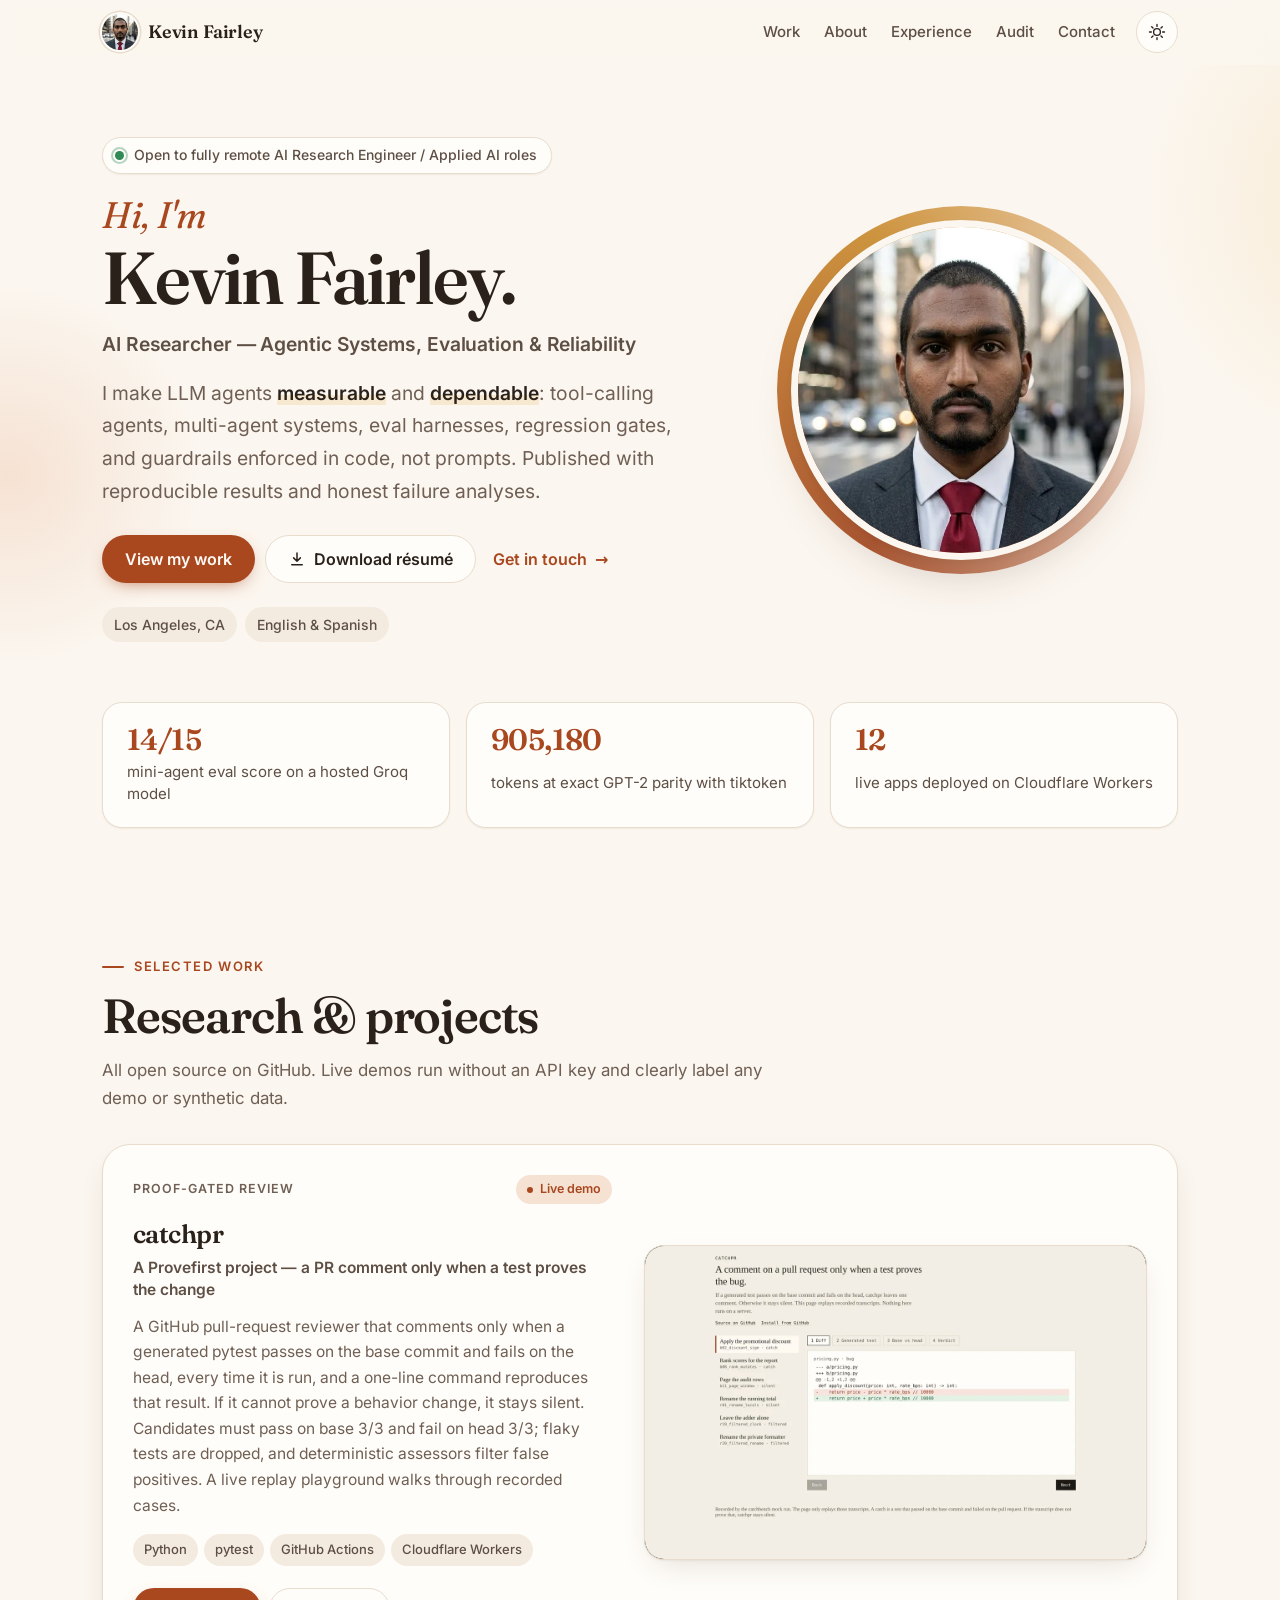
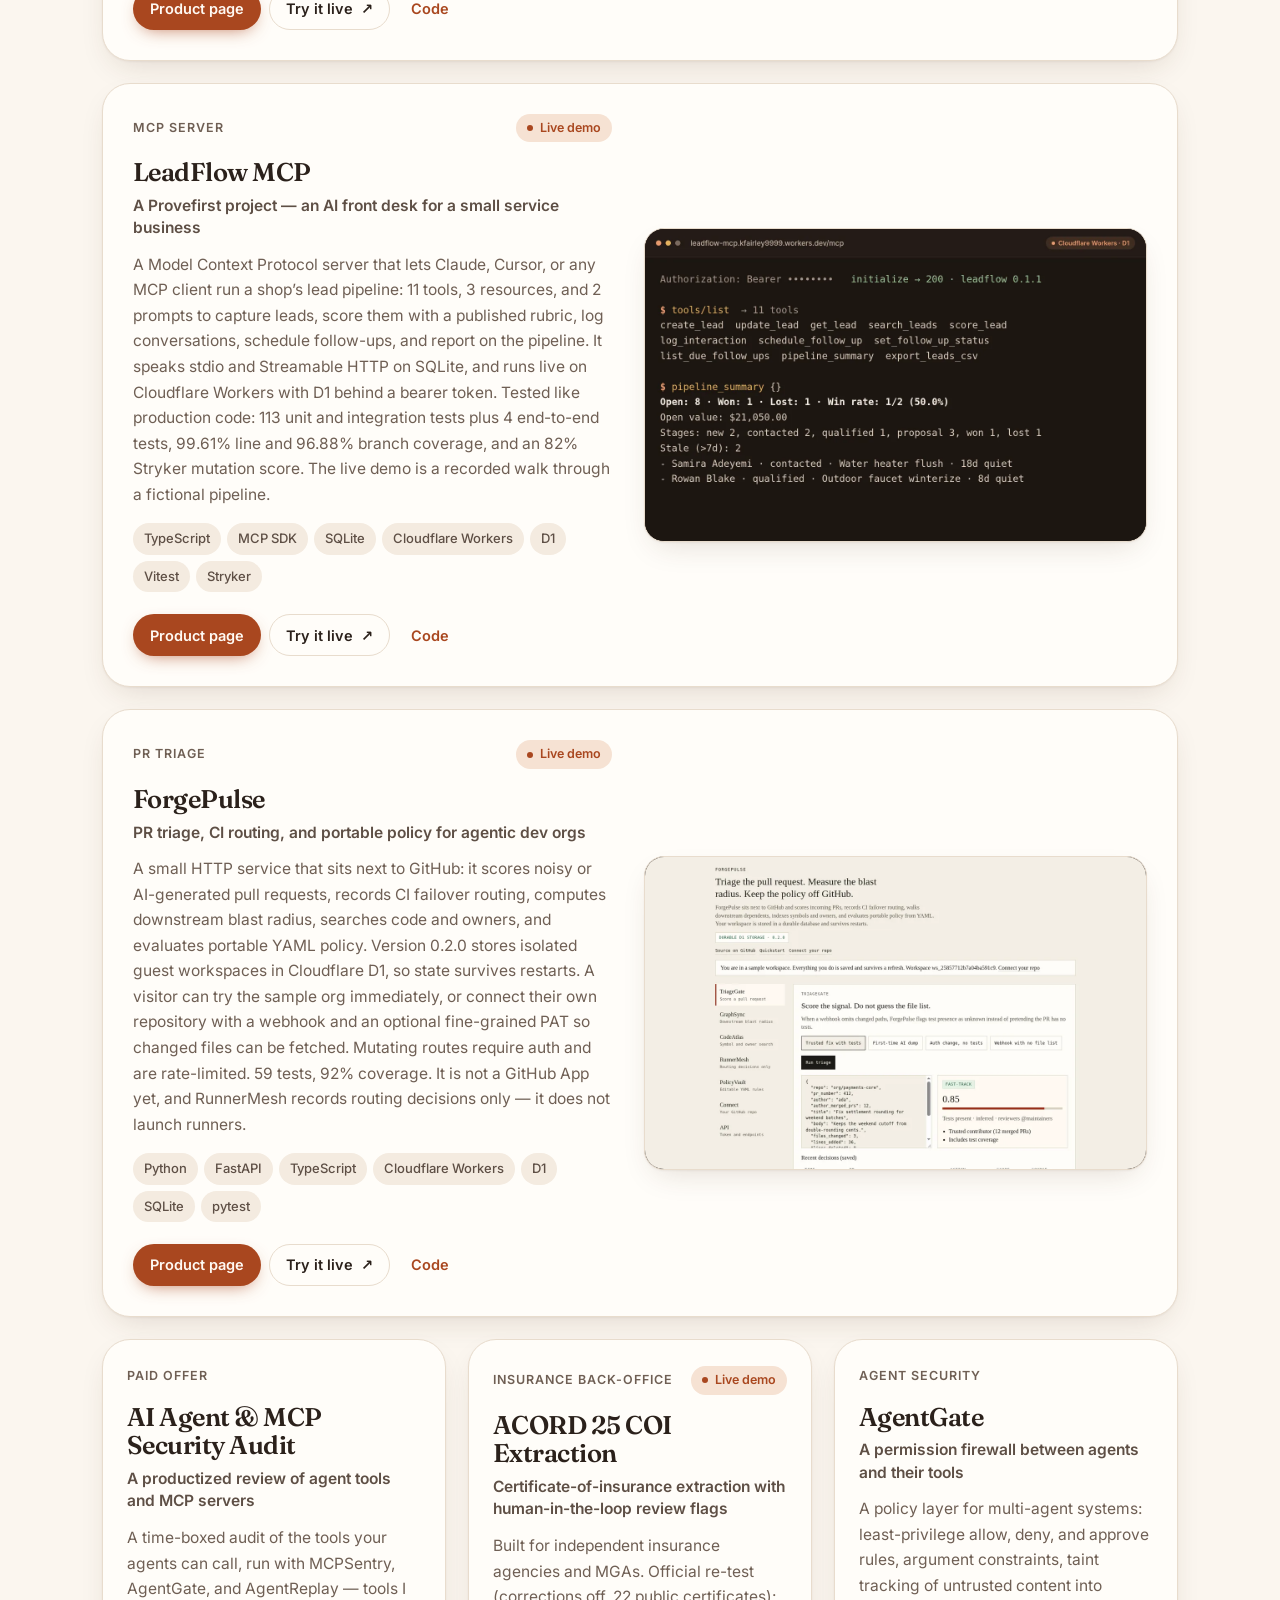
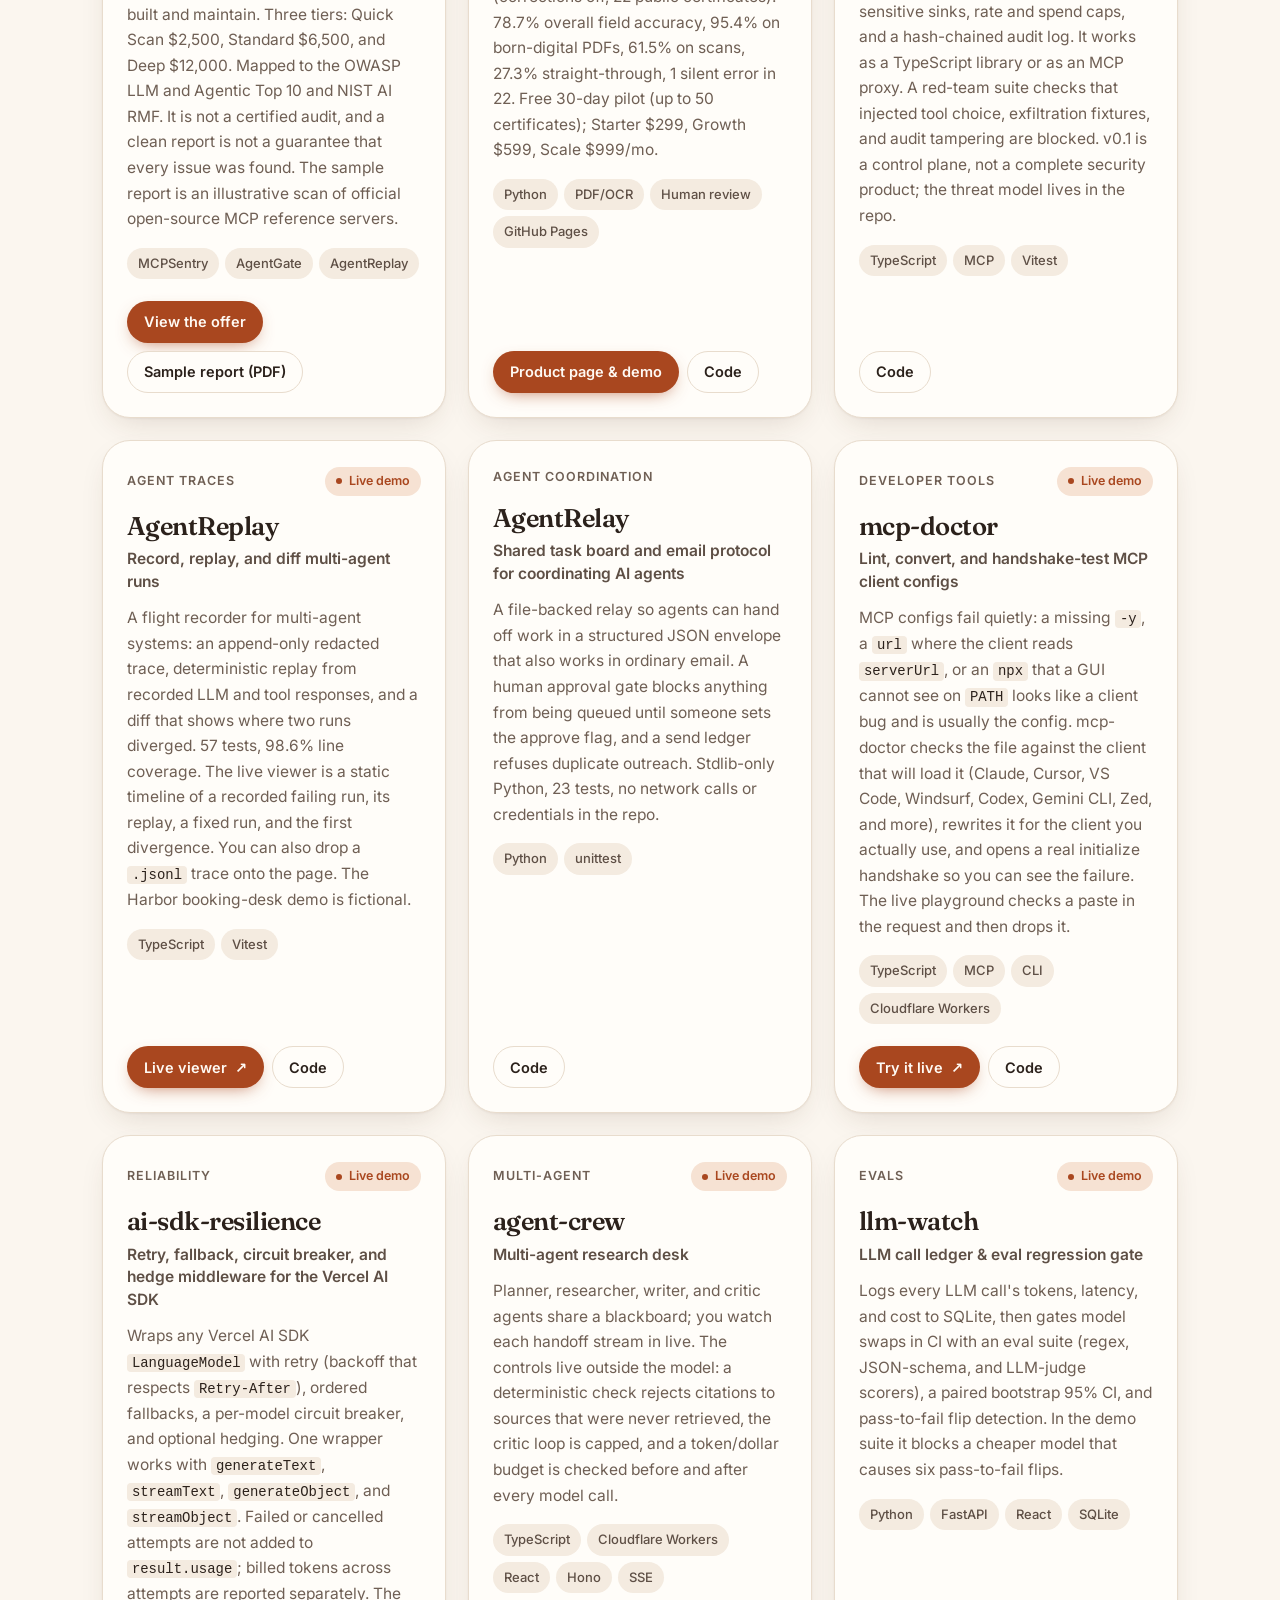
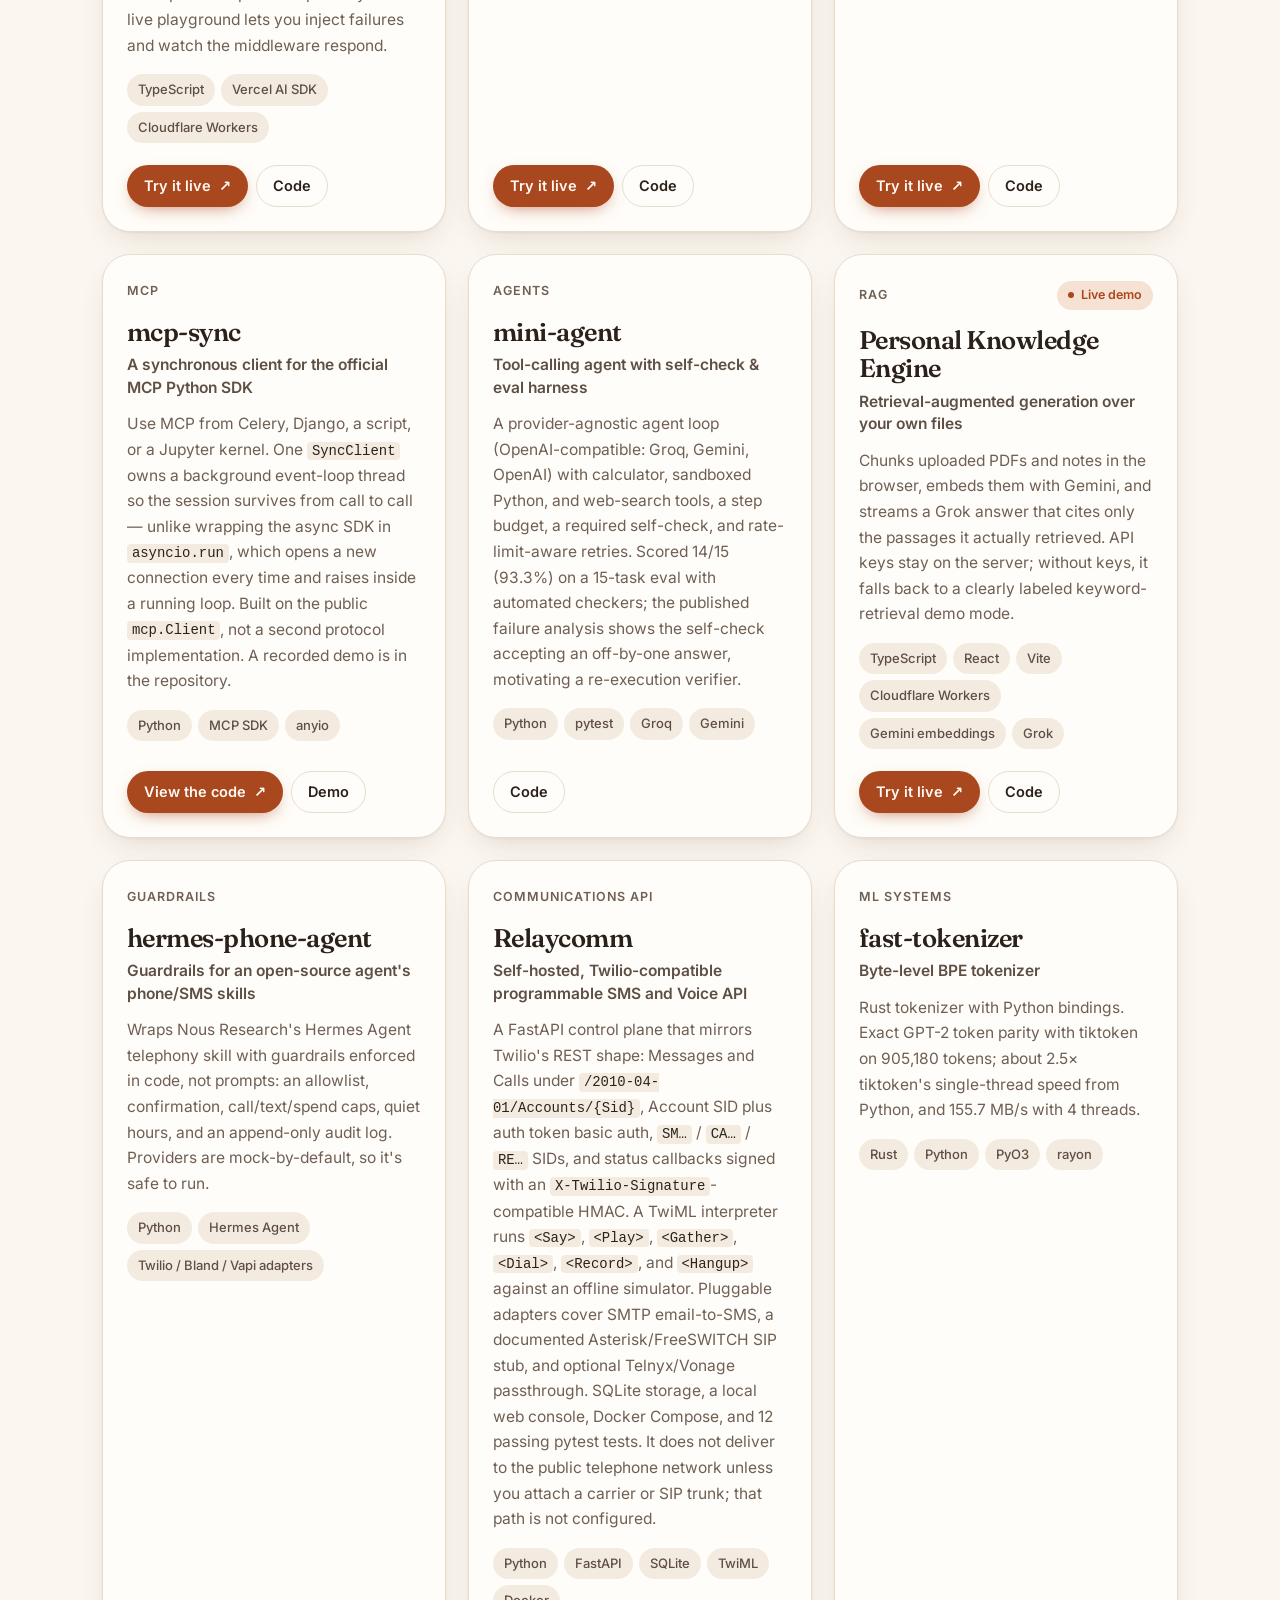
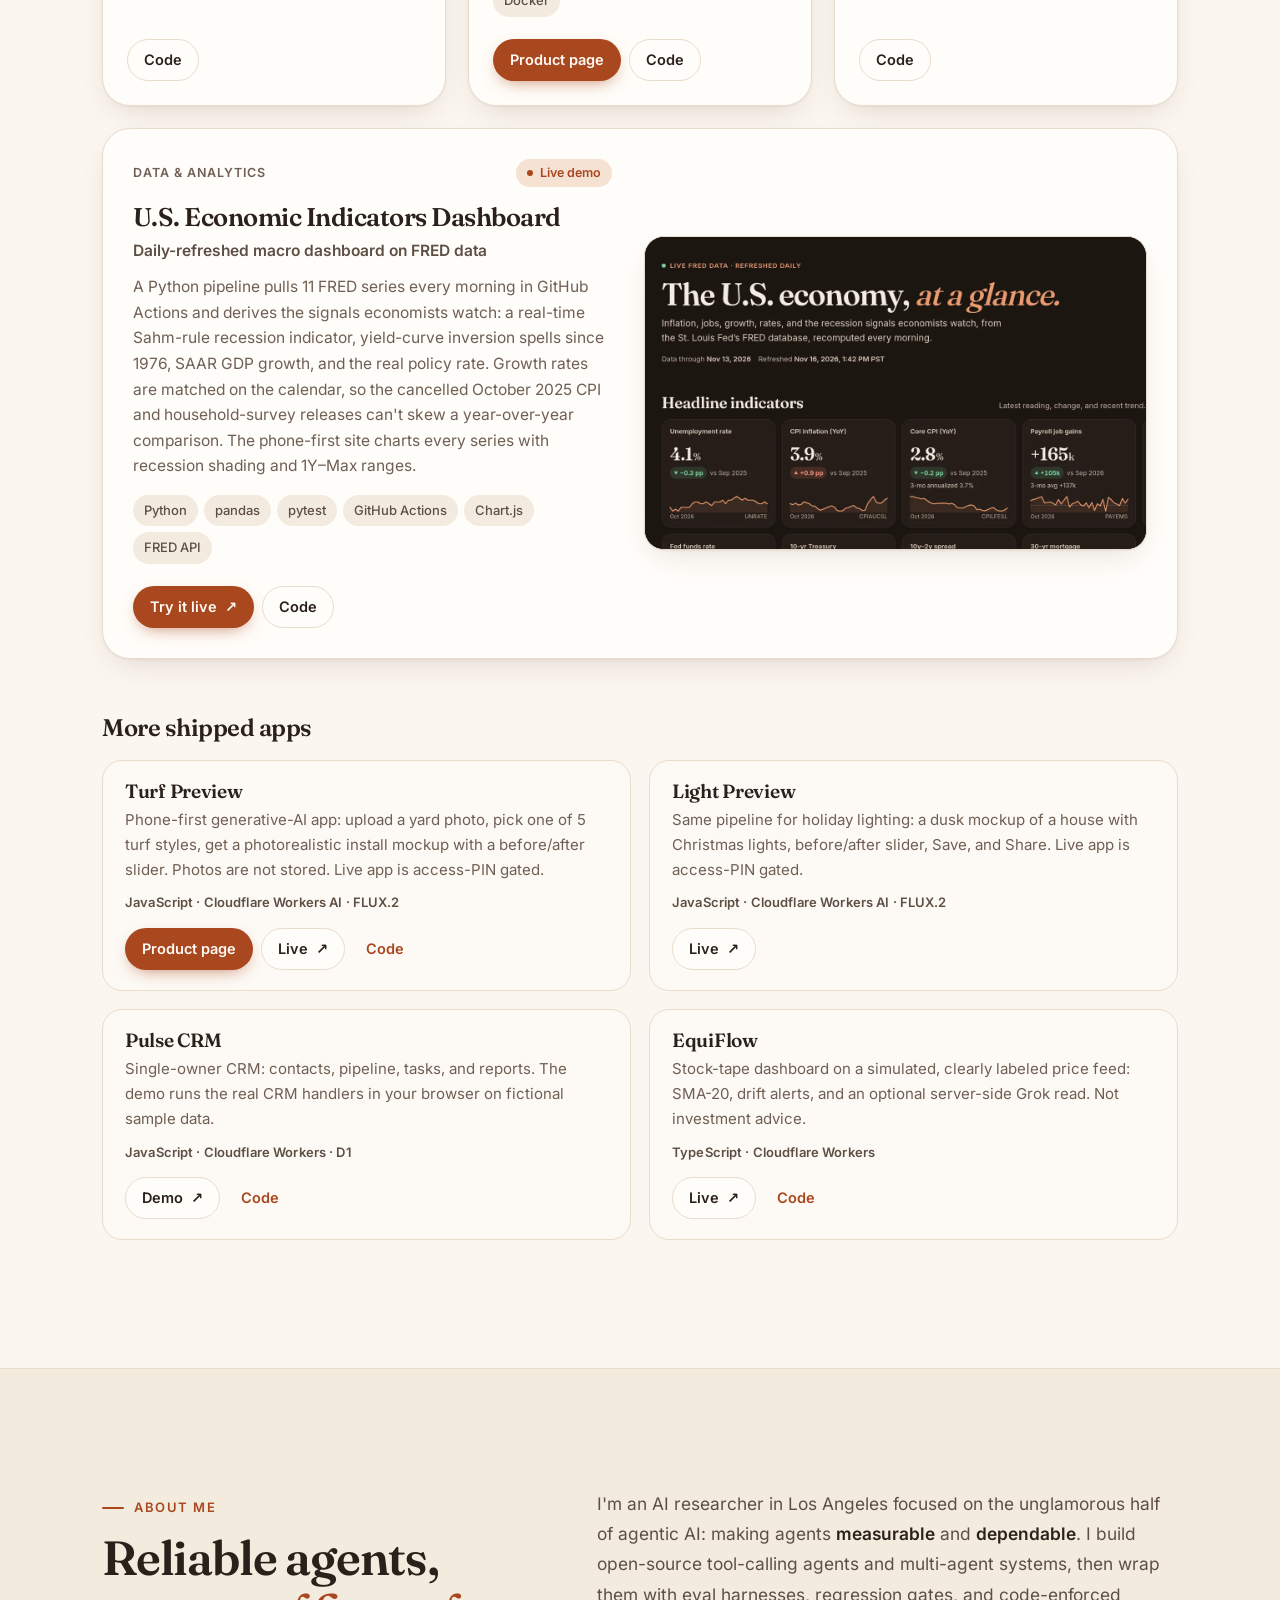
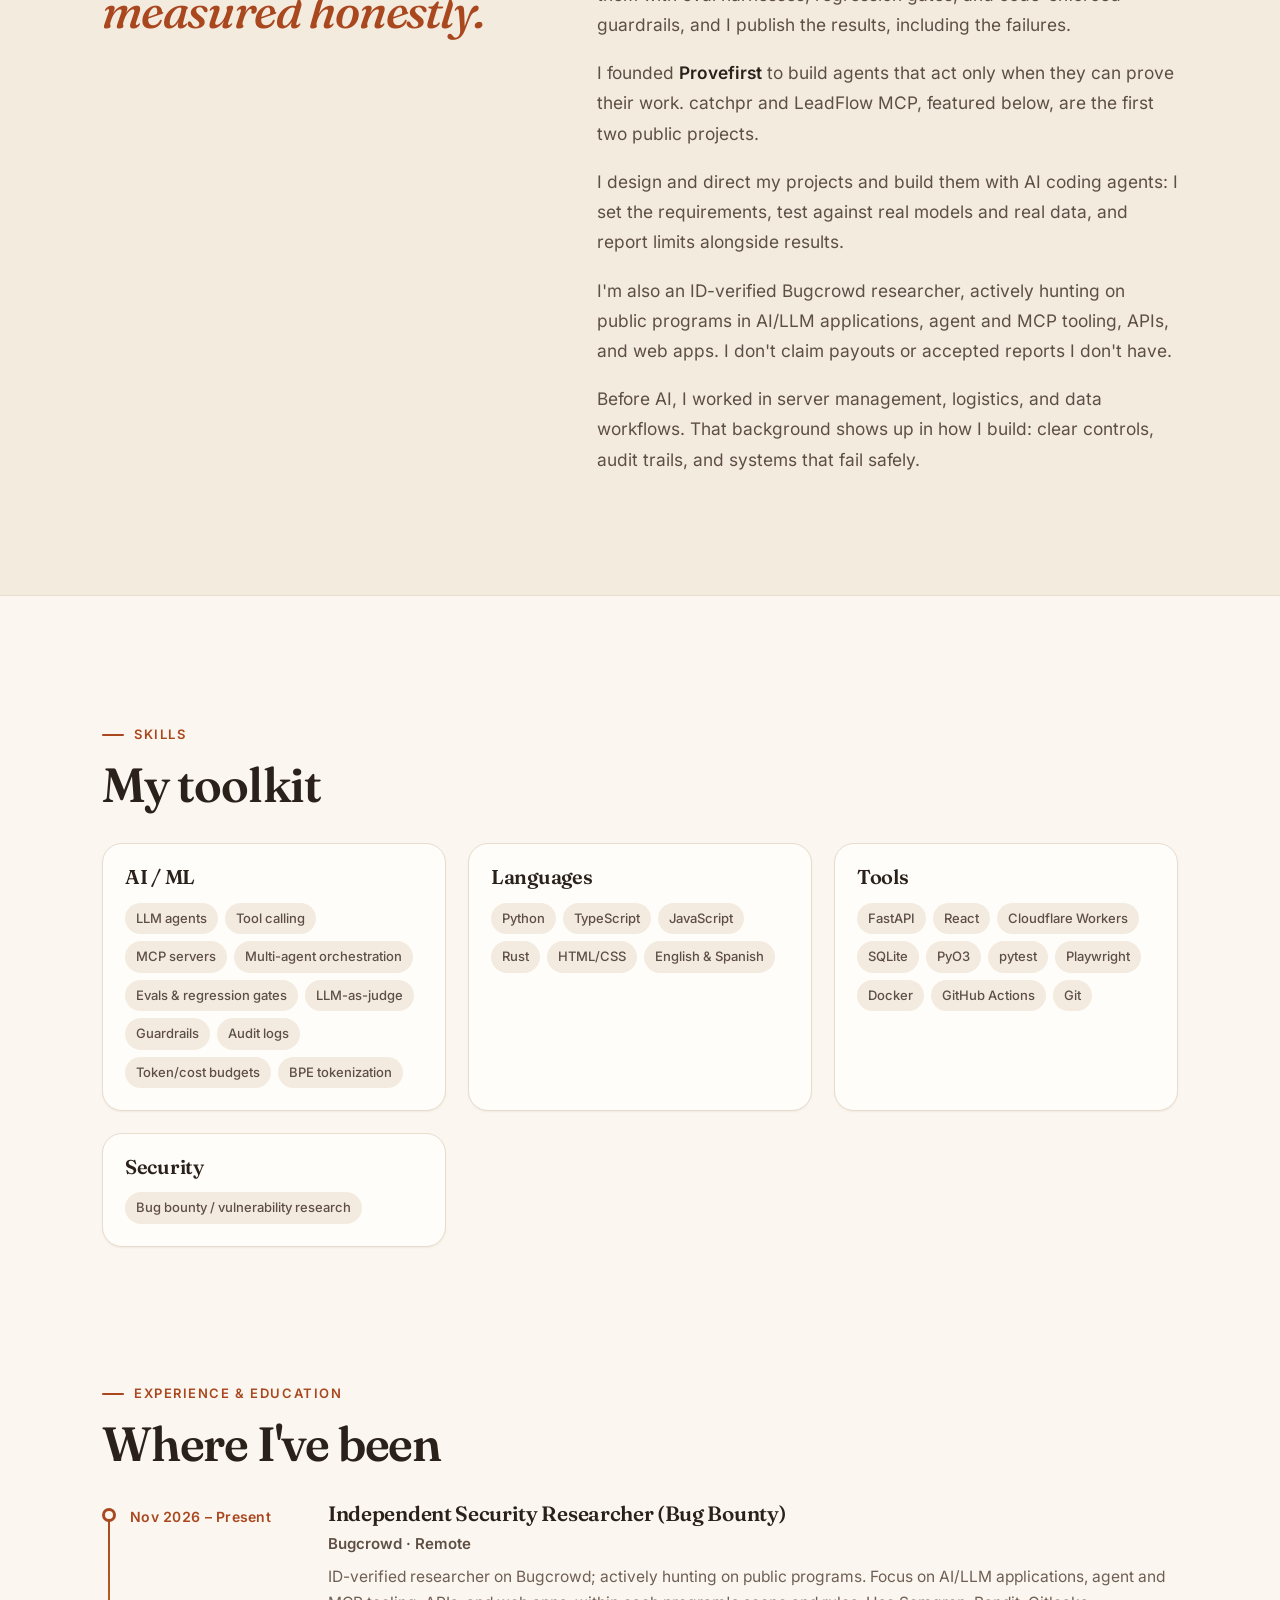
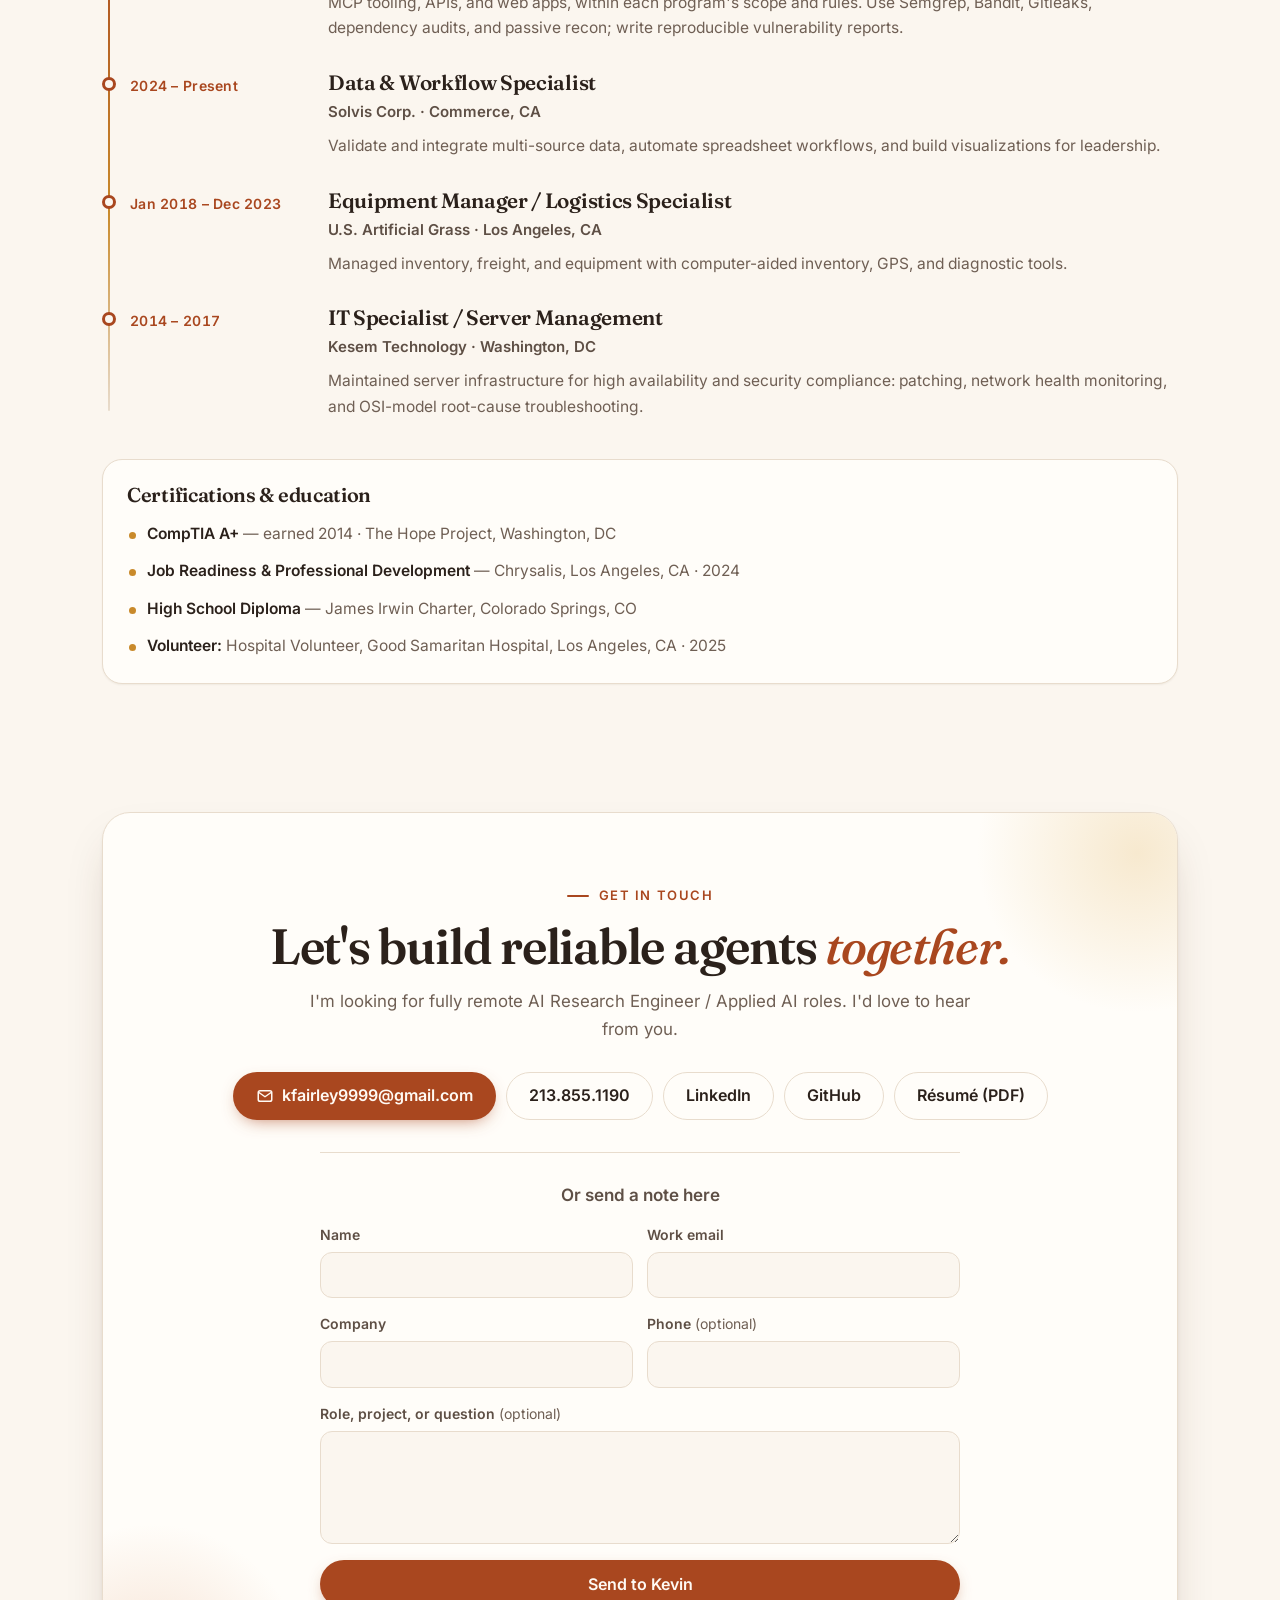
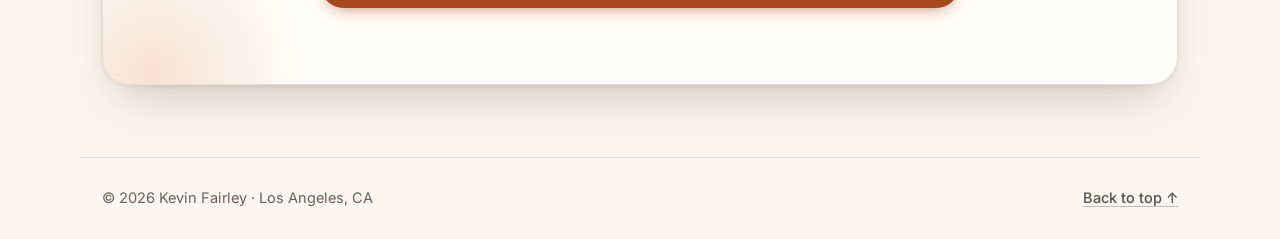
<file: index.html>
<!doctype html>
<html lang="en">
<head>
  <meta charset="utf-8">
  <meta name="viewport" content="width=device-width, initial-scale=1, viewport-fit=cover">
  <title>Kevin Fairley — AI Researcher, Agentic Systems</title>
  <meta name="description" content="Kevin Fairley: AI researcher focused on making LLM agents measurable and dependable. Open-source agents, multi-agent systems, eval harnesses, and guardrails, with live demos.">
  <meta name="theme-color" content="#1c1612" media="(prefers-color-scheme: dark)">
  <meta name="theme-color" content="#fbf6ef" media="(prefers-color-scheme: light)">
  <meta property="og:title" content="Kevin Fairley — AI Researcher, Agentic Systems">
  <meta property="og:description" content="Open-source LLM agents, multi-agent systems, eval regression gates, and code-enforced guardrails, with live demos.">
  <meta property="og:type" content="website">
  <meta property="og:url" content="https://kfairley9999.github.io/">
  <meta property="og:image" content="https://kfairley9999.github.io/assets/kevin-fairley.jpg">
  <meta property="og:image:width" content="600">
  <meta property="og:image:height" content="600">
  <meta property="og:image:alt" content="Kevin Fairley">
  <meta name="twitter:card" content="summary">
  <meta name="twitter:title" content="Kevin Fairley — AI Researcher, Agentic Systems">
  <meta name="twitter:description" content="Open-source LLM agents, multi-agent systems, eval regression gates, and code-enforced guardrails, with live demos.">
  <meta name="twitter:image" content="https://kfairley9999.github.io/assets/kevin-fairley.jpg">
  <meta name="twitter:image:alt" content="Kevin Fairley">
  <link rel="canonical" href="https://kfairley9999.github.io/">
  <link rel="icon" href="assets/favicon.svg" type="image/svg+xml">
  <link rel="preload" href="assets/fonts/fraunces-normal-latin.woff2" as="font" type="font/woff2" crossorigin>
  <link rel="preload" href="assets/fonts/inter-normal-latin.woff2" as="font" type="font/woff2" crossorigin>
  <link rel="preload" href="assets/kevin-fairley.webp" as="image" type="image/webp" fetchpriority="high">
  <link rel="stylesheet" href="styles.css">
  <script>
    (function () {
      var d = document.documentElement;
      d.className += ' js';
      try {
        var t = localStorage.getItem('theme');
        if (t === 'light' || t === 'dark') d.setAttribute('data-theme', t);
      } catch (e) {}
    })();
  </script>
  <script type="application/ld+json">
  {"@context":"https://schema.org","@type":"Person","name":"Kevin Fairley","image":"https://kfairley9999.github.io/assets/kevin-fairley.jpg","jobTitle":"AI Researcher — Agentic Systems, Evaluation & Reliability","email":"mailto:kfairley9999@gmail.com","telephone":"+1-213-855-1190","address":{"@type":"PostalAddress","addressLocality":"Los Angeles","addressRegion":"CA"},"url":"https://kfairley9999.github.io/","sameAs":["https://github.com/kfairley9999","https://www.linkedin.com/in/kevin-fairley-94330b42a/"]}
  </script>
</head>
<body>
  <a class="skip" href="#main">Skip to content</a>

  <header class="topbar" id="top">
    <nav class="nav wrap" aria-label="Primary">
      <a class="brand" href="#top">
        <picture><source srcset="assets/kevin-fairley-128.webp" type="image/webp"><img class="brand-photo" src="assets/kevin-fairley-128.jpg" alt="" width="36" height="36" decoding="async"></picture>
        <span class="brand-name">Kevin Fairley</span>
      </a>
      <ul class="nav-links">
        <li><a href="#work">Work</a></li>
        <li class="hide-sm"><a href="#about">About</a></li>
        <li class="hide-sm"><a href="#experience">Experience</a></li>
        <li><a href="audit/">Audit</a></li>
        <li><a href="#contact">Contact</a></li>
      </ul>
      <button class="theme-toggle" type="button" aria-label="Toggle dark and light theme">
        <svg class="i-sun" viewBox="0 0 24 24" aria-hidden="true"><circle cx="12" cy="12" r="4.5"/><path d="M12 2v2.5M12 19.5V22M2 12h2.5M19.5 12H22M4.9 4.9l1.8 1.8M17.3 17.3l1.8 1.8M4.9 19.1l1.8-1.8M17.3 6.7l1.8-1.8"/></svg>
        <svg class="i-moon" viewBox="0 0 24 24" aria-hidden="true"><path d="M20 14.5A8 8 0 1 1 9.5 4a6.5 6.5 0 0 0 10.5 10.5z"/></svg>
      </button>
    </nav>
  </header>

  <main id="main">
    <!-- HERO -->
    <section class="hero" aria-labelledby="hero-title">
      <div class="wrap hero-grid">
        <div class="hero-photo-wrap">
          <picture class="hero-photo">
            <source srcset="assets/kevin-fairley.webp" type="image/webp">
            <img src="assets/kevin-fairley.jpg" alt="Kevin Fairley" width="600" height="600" fetchpriority="high" decoding="async">
          </picture>
        </div>
        <div class="hero-copy">
          <p class="status"><span class="dot" aria-hidden="true"></span>Open to fully remote AI Research Engineer / Applied AI roles</p>
          <h1 id="hero-title"><span class="hello">Hi, I'm</span> Kevin Fairley.</h1>
          <p class="role">AI Researcher — Agentic Systems, Evaluation &amp; Reliability</p>
          <p class="pitch">I make LLM agents <em>measurable</em> and <em>dependable</em>: tool-calling agents, multi-agent systems, eval harnesses, regression gates, and guardrails enforced in code, not prompts. Published with reproducible results and honest failure analyses.</p>
          <div class="cta">
            <a class="btn primary" href="#work">View my work</a>
            <a class="btn secondary" href="assets/Kevin_Fairley_Resume.pdf" download>
              <svg viewBox="0 0 24 24" aria-hidden="true"><path d="M12 4v11m0 0l-4.5-4.5M12 15l4.5-4.5M5 19.5h14"/></svg>
              Download résumé
            </a>
            <a class="btn ghost" href="#contact">Get in touch <span aria-hidden="true">→</span></a>
          </div>
          <ul class="hero-meta" aria-label="Quick facts">
            <li>Los Angeles, CA</li>
            <li>English &amp; Spanish</li>
          </ul>
        </div>
      </div>
    </section>

    <!-- HIGHLIGHTS -->
    <section class="wrap highlights reveal" aria-label="Highlights">
      <ul class="stats">
        <li><strong>14/15</strong><span>mini-agent eval score on a hosted Groq model</span></li>
        <li><strong>905,180</strong><span>tokens at exact GPT-2 parity with tiktoken</span></li>
        <li><strong>12</strong><span>live apps deployed on Cloudflare Workers</span></li>
      </ul>
    </section>

    <!-- WORK -->
    <section class="section wrap" id="work" aria-labelledby="work-title">
      <header class="section-head reveal">
        <p class="kicker">Selected work</p>
        <h2 id="work-title">Research &amp; projects</h2>
        <p class="lede">All open source on GitHub. Live demos run without an API key and clearly label any demo or synthetic data.</p>
      </header>

      <div class="cards">
        <article class="card feature reveal">
          <div class="feature-body">
            <div class="card-top"><span class="tag">Proof-gated review</span><span class="live">Live demo</span></div>
            <h3>catchpr</h3>
            <p class="sub">A Provefirst project — a PR comment only when a test proves the change</p>
            <p class="desc">A GitHub pull-request reviewer that comments only when a generated pytest passes on the base commit and fails on the head, every time it is run, and a one-line command reproduces that result. If it cannot prove a behavior change, it stays silent. Candidates must pass on base 3/3 and fail on head 3/3; flaky tests are dropped, and deterministic assessors filter false positives. A live replay playground walks through recorded cases.</p>
            <ul class="stack" aria-label="Tech stack"><li>Python</li><li>pytest</li><li>GitHub Actions</li><li>Cloudflare Workers</li></ul>
            <div class="links">
              <a class="btn sm primary" href="catchpr/">Product page</a>
              <a class="btn sm secondary" href="https://catchpr.kfairley9999.workers.dev" target="_blank" rel="noopener">Try it live <span aria-hidden="true">↗</span><span class="sr"> (catchpr replay playground, opens in a new tab)</span></a>
              <a class="btn sm ghost" href="https://github.com/kfairley9999/catchpr" target="_blank" rel="noopener">Code<span class="sr"> for catchpr</span></a>
            </div>
          </div>
          <a class="feature-shot" href="https://catchpr.kfairley9999.workers.dev" target="_blank" rel="noopener" tabindex="-1" aria-hidden="true">
            <picture>
              <source srcset="assets/catchpr.webp" type="image/webp">
              <img src="assets/catchpr.jpg" alt="" width="1200" height="750" loading="lazy" decoding="async">
            </picture>
          </a>
        </article>

        <article class="card feature reveal">
          <div class="feature-body">
            <div class="card-top"><span class="tag">MCP server</span><span class="live">Live demo</span></div>
            <h3>LeadFlow MCP</h3>
            <p class="sub">A Provefirst project — an AI front desk for a small service business</p>
            <p class="desc">A Model Context Protocol server that lets Claude, Cursor, or any MCP client run a shop&rsquo;s lead pipeline: 11 tools, 3 resources, and 2 prompts to capture leads, score them with a published rubric, log conversations, schedule follow-ups, and report on the pipeline. It speaks stdio and Streamable HTTP on SQLite, and runs live on Cloudflare Workers with D1 behind a bearer token. Tested like production code: 113 unit and integration tests plus 4 end-to-end tests, 99.61% line and 96.88% branch coverage, and an 82% Stryker mutation score. The live demo is a recorded walk through a fictional pipeline.</p>
            <ul class="stack" aria-label="Tech stack"><li>TypeScript</li><li>MCP SDK</li><li>SQLite</li><li>Cloudflare Workers</li><li>D1</li><li>Vitest</li><li>Stryker</li></ul>
            <div class="links">
              <a class="btn sm primary" href="leadflow-mcp/">Product page</a>
              <a class="btn sm secondary" href="https://leadflow-mcp.kfairley9999.workers.dev" target="_blank" rel="noopener">Try it live <span aria-hidden="true">↗</span><span class="sr"> (LeadFlow MCP demo, opens in a new tab)</span></a>
              <a class="btn sm ghost" href="https://github.com/kfairley9999/leadflow-mcp" target="_blank" rel="noopener">Code<span class="sr"> for LeadFlow MCP</span></a>
            </div>
          </div>
          <a class="feature-shot" href="https://leadflow-mcp.kfairley9999.workers.dev" target="_blank" rel="noopener" tabindex="-1" aria-hidden="true">
            <picture>
              <source srcset="assets/leadflow-mcp.webp" type="image/webp">
              <img src="assets/leadflow-mcp.jpg" alt="" width="1200" height="750" loading="lazy" decoding="async">
            </picture>
          </a>
        </article>

        <article class="card feature reveal">
          <div class="feature-body">
            <div class="card-top"><span class="tag">PR triage</span><span class="live">Live demo</span></div>
            <h3>ForgePulse</h3>
            <p class="sub">PR triage, CI routing, and portable policy for agentic dev orgs</p>
            <p class="desc">A small HTTP service that sits next to GitHub: it scores noisy or AI-generated pull requests, records CI failover routing, computes downstream blast radius, searches code and owners, and evaluates portable YAML policy. Version 0.2.0 stores isolated guest workspaces in Cloudflare D1, so state survives restarts. A visitor can try the sample org immediately, or connect their own repository with a webhook and an optional fine-grained PAT so changed files can be fetched. Mutating routes require auth and are rate-limited. 59 tests, 92% coverage. It is not a GitHub App yet, and RunnerMesh records routing decisions only &mdash; it does not launch runners.</p>
            <ul class="stack" aria-label="Tech stack"><li>Python</li><li>FastAPI</li><li>TypeScript</li><li>Cloudflare Workers</li><li>D1</li><li>SQLite</li><li>pytest</li></ul>
            <div class="links">
              <a class="btn sm primary" href="forgepulse/">Product page</a>
              <a class="btn sm secondary" href="https://forgepulse.kfairley9999.workers.dev" target="_blank" rel="noopener">Try it live <span aria-hidden="true">↗</span><span class="sr"> (ForgePulse playground, opens in a new tab)</span></a>
              <a class="btn sm ghost" href="https://github.com/kfairley9999/forgepulse" target="_blank" rel="noopener">Code<span class="sr"> for ForgePulse</span></a>
            </div>
          </div>
          <a class="feature-shot" href="https://forgepulse.kfairley9999.workers.dev" target="_blank" rel="noopener" tabindex="-1" aria-hidden="true">
            <picture>
              <source srcset="assets/forgepulse.webp" type="image/webp">
              <img src="assets/forgepulse.jpg" alt="" width="1200" height="750" loading="lazy" decoding="async">
            </picture>
          </a>
        </article>

        <article class="card reveal">
          <div class="card-top"><span class="tag">Paid offer</span></div>
          <h3>AI Agent &amp; MCP Security Audit</h3>
          <p class="sub">A productized review of agent tools and MCP servers</p>
          <p class="desc">A time-boxed audit of the tools your agents can call, run with MCPSentry, AgentGate, and AgentReplay — tools I built and maintain. Three tiers: Quick Scan $2,500, Standard $6,500, and Deep $12,000. Mapped to the OWASP LLM and Agentic Top 10 and NIST AI RMF. It is not a certified audit, and a clean report is not a guarantee that every issue was found. The sample report is an illustrative scan of official open-source MCP reference servers.</p>
          <ul class="stack" aria-label="Tech stack"><li>MCPSentry</li><li>AgentGate</li><li>AgentReplay</li></ul>
          <div class="links">
            <a class="btn sm primary" href="audit/">View the offer</a>
            <a class="btn sm secondary" href="audit/sample-audit-report.pdf">Sample report (PDF)</a>
          </div>
        </article>

        <article class="card reveal">
          <div class="card-top"><span class="tag">Insurance back-office</span><span class="live">Live demo</span></div>
          <h3>ACORD 25 COI Extraction</h3>
          <p class="sub">Certificate-of-insurance extraction with human-in-the-loop review flags</p>
          <p class="desc">Built for independent insurance agencies and MGAs. Official re-test (corrections off, 22 public certificates): 78.7% overall field accuracy, 95.4% on born-digital PDFs, 61.5% on scans, 27.3% straight-through, 1 silent error in 22. Free 30-day pilot (up to 50 certificates); Starter $299, Growth $599, Scale $999/mo.</p>
          <ul class="stack" aria-label="Tech stack"><li>Python</li><li>PDF/OCR</li><li>Human review</li><li>GitHub Pages</li></ul>
          <div class="links">
            <a class="btn sm primary" href="https://kfairley9999.github.io/coi-demo-site/">Product page &amp; demo</a>
            <a class="btn sm secondary" href="https://github.com/kfairley9999/coi-demo-site" target="_blank" rel="noopener">Code<span class="sr"> for COI demo site</span></a>
          </div>
        </article>

        <article class="card reveal">
          <div class="card-top"><span class="tag">Agent security</span></div>
          <h3>AgentGate</h3>
          <p class="sub">A permission firewall between agents and their tools</p>
          <p class="desc">A policy layer for multi-agent systems: least-privilege allow, deny, and approve rules, argument constraints, taint tracking of untrusted content into sensitive sinks, rate and spend caps, and a hash-chained audit log. It works as a TypeScript library or as an MCP proxy. A red-team suite checks that injected tool choice, exfiltration fixtures, and audit tampering are blocked. v0.1 is a control plane, not a complete security product; the threat model lives in the repo.</p>
          <ul class="stack" aria-label="Tech stack"><li>TypeScript</li><li>MCP</li><li>Vitest</li></ul>
          <div class="links">
            <a class="btn sm secondary" href="https://github.com/kfairley9999/agentgate" target="_blank" rel="noopener">Code<span class="sr"> for AgentGate</span></a>
          </div>
        </article>

        <article class="card reveal">
          <div class="card-top"><span class="tag">Agent traces</span><span class="live">Live demo</span></div>
          <h3>AgentReplay</h3>
          <p class="sub">Record, replay, and diff multi-agent runs</p>
          <p class="desc">A flight recorder for multi-agent systems: an append-only redacted trace, deterministic replay from recorded LLM and tool responses, and a diff that shows where two runs diverged. 57 tests, 98.6% line coverage. The live viewer is a static timeline of a recorded failing run, its replay, a fixed run, and the first divergence. You can also drop a <code>.jsonl</code> trace onto the page. The Harbor booking-desk demo is fictional.</p>
          <ul class="stack" aria-label="Tech stack"><li>TypeScript</li><li>Vitest</li></ul>
          <div class="links">
            <a class="btn sm primary" href="https://kfairley9999.github.io/agentreplay/" target="_blank" rel="noopener">Live viewer <span aria-hidden="true">↗</span><span class="sr"> (AgentReplay viewer, opens in a new tab)</span></a>
            <a class="btn sm secondary" href="https://github.com/kfairley9999/agentreplay" target="_blank" rel="noopener">Code<span class="sr"> for AgentReplay</span></a>
          </div>
        </article>

        <article class="card reveal">
          <div class="card-top"><span class="tag">Agent coordination</span></div>
          <h3>AgentRelay</h3>
          <p class="sub">Shared task board and email protocol for coordinating AI agents</p>
          <p class="desc">A file-backed relay so agents can hand off work in a structured JSON envelope that also works in ordinary email. A human approval gate blocks anything from being queued until someone sets the approve flag, and a send ledger refuses duplicate outreach. Stdlib-only Python, 23 tests, no network calls or credentials in the repo.</p>
          <ul class="stack" aria-label="Tech stack"><li>Python</li><li>unittest</li></ul>
          <div class="links">
            <a class="btn sm secondary" href="https://github.com/kfairley9999/agent-relay" target="_blank" rel="noopener">Code<span class="sr"> for AgentRelay</span></a>
          </div>
        </article>

        <article class="card reveal">
          <div class="card-top"><span class="tag">Developer tools</span><span class="live">Live demo</span></div>
          <h3>mcp-doctor</h3>
          <p class="sub">Lint, convert, and handshake-test MCP client configs</p>
          <p class="desc">MCP configs fail quietly: a missing <code>-y</code>, a <code>url</code> where the client reads <code>serverUrl</code>, or an <code>npx</code> that a GUI cannot see on <code>PATH</code> looks like a client bug and is usually the config. mcp-doctor checks the file against the client that will load it (Claude, Cursor, VS Code, Windsurf, Codex, Gemini CLI, Zed, and more), rewrites it for the client you actually use, and opens a real initialize handshake so you can see the failure. The live playground checks a paste in the request and then drops it.</p>
          <ul class="stack" aria-label="Tech stack"><li>TypeScript</li><li>MCP</li><li>CLI</li><li>Cloudflare Workers</li></ul>
          <div class="links">
            <a class="btn sm primary" href="https://mcp-doctor.kfairley9999.workers.dev" target="_blank" rel="noopener">Try it live <span aria-hidden="true">↗</span><span class="sr"> (mcp-doctor playground, opens in a new tab)</span></a>
            <a class="btn sm secondary" href="https://github.com/kfairley9999/mcp-doctor" target="_blank" rel="noopener">Code<span class="sr"> for mcp-doctor</span></a>
          </div>
        </article>

        <article class="card reveal">
          <div class="card-top"><span class="tag">Reliability</span><span class="live">Live demo</span></div>
          <h3>ai-sdk-resilience</h3>
          <p class="sub">Retry, fallback, circuit breaker, and hedge middleware for the Vercel AI SDK</p>
          <p class="desc">Wraps any Vercel AI SDK <code>LanguageModel</code> with retry (backoff that respects <code>Retry-After</code>), ordered fallbacks, a per-model circuit breaker, and optional hedging. One wrapper works with <code>generateText</code>, <code>streamText</code>, <code>generateObject</code>, and <code>streamObject</code>. Failed or cancelled attempts are not added to <code>result.usage</code>; billed tokens across attempts are reported separately. The live playground lets you inject failures and watch the middleware respond.</p>
          <ul class="stack" aria-label="Tech stack"><li>TypeScript</li><li>Vercel AI SDK</li><li>Cloudflare Workers</li></ul>
          <div class="links">
            <a class="btn sm primary" href="https://ai-sdk-resilience.kfairley9999.workers.dev" target="_blank" rel="noopener">Try it live <span aria-hidden="true">↗</span><span class="sr"> (ai-sdk-resilience playground, opens in a new tab)</span></a>
            <a class="btn sm secondary" href="https://github.com/kfairley9999/ai-sdk-resilience" target="_blank" rel="noopener">Code<span class="sr"> for ai-sdk-resilience</span></a>
          </div>
        </article>

        <article class="card reveal">
          <div class="card-top"><span class="tag">Multi-agent</span><span class="live">Live demo</span></div>
          <h3>agent-crew</h3>
          <p class="sub">Multi-agent research desk</p>
          <p class="desc">Planner, researcher, writer, and critic agents share a blackboard; you watch each handoff stream in live. The controls live outside the model: a deterministic check rejects citations to sources that were never retrieved, the critic loop is capped, and a token/dollar budget is checked before and after every model call.</p>
          <ul class="stack" aria-label="Tech stack"><li>TypeScript</li><li>Cloudflare Workers</li><li>React</li><li>Hono</li><li>SSE</li></ul>
          <div class="links">
            <a class="btn sm primary" href="https://agent-crew.kfairley9999.workers.dev" target="_blank" rel="noopener">Try it live <span aria-hidden="true">↗</span><span class="sr"> (agent-crew, opens in a new tab)</span></a>
            <a class="btn sm secondary" href="https://github.com/kfairley9999/agent-crew" target="_blank" rel="noopener">Code<span class="sr"> for agent-crew</span></a>
          </div>
        </article>

        <article class="card reveal">
          <div class="card-top"><span class="tag">Evals</span><span class="live">Live demo</span></div>
          <h3>llm-watch</h3>
          <p class="sub">LLM call ledger &amp; eval regression gate</p>
          <p class="desc">Logs every LLM call's tokens, latency, and cost to SQLite, then gates model swaps in CI with an eval suite (regex, JSON-schema, and LLM-judge scorers), a paired bootstrap 95% CI, and pass-to-fail flip detection. In the demo suite it blocks a cheaper model that causes six pass-to-fail flips.</p>
          <ul class="stack" aria-label="Tech stack"><li>Python</li><li>FastAPI</li><li>React</li><li>SQLite</li></ul>
          <div class="links">
            <a class="btn sm primary" href="https://llm-watch.kfairley9999.workers.dev" target="_blank" rel="noopener">Try it live <span aria-hidden="true">↗</span><span class="sr"> (llm-watch, opens in a new tab)</span></a>
            <a class="btn sm secondary" href="https://github.com/kfairley9999/llm-watch" target="_blank" rel="noopener">Code<span class="sr"> for llm-watch</span></a>
          </div>
        </article>

        <article class="card reveal">
          <div class="card-top"><span class="tag">MCP</span></div>
          <h3>mcp-sync</h3>
          <p class="sub">A synchronous client for the official MCP Python SDK</p>
          <p class="desc">Use MCP from Celery, Django, a script, or a Jupyter kernel. One <code>SyncClient</code> owns a background event-loop thread so the session survives from call to call — unlike wrapping the async SDK in <code>asyncio.run</code>, which opens a new connection every time and raises inside a running loop. Built on the public <code>mcp.Client</code>, not a second protocol implementation. A recorded demo is in the repository.</p>
          <ul class="stack" aria-label="Tech stack"><li>Python</li><li>MCP SDK</li><li>anyio</li></ul>
          <div class="links">
            <a class="btn sm primary" href="https://github.com/kfairley9999/mcp-sync" target="_blank" rel="noopener">View the code <span aria-hidden="true">↗</span><span class="sr"> (mcp-sync on GitHub, opens in a new tab)</span></a>
            <a class="btn sm secondary" href="https://github.com/kfairley9999/mcp-sync#demo" target="_blank" rel="noopener">Demo<span class="sr"> recording for mcp-sync</span></a>
          </div>
        </article>

        <article class="card reveal">
          <div class="card-top"><span class="tag">Agents</span></div>
          <h3>mini-agent</h3>
          <p class="sub">Tool-calling agent with self-check &amp; eval harness</p>
          <p class="desc">A provider-agnostic agent loop (OpenAI-compatible: Groq, Gemini, OpenAI) with calculator, sandboxed Python, and web-search tools, a step budget, a required self-check, and rate-limit-aware retries. Scored 14/15 (93.3%) on a 15-task eval with automated checkers; the published failure analysis shows the self-check accepting an off-by-one answer, motivating a re-execution verifier.</p>
          <ul class="stack" aria-label="Tech stack"><li>Python</li><li>pytest</li><li>Groq</li><li>Gemini</li></ul>
          <div class="links">
            <a class="btn sm secondary" href="https://github.com/kfairley9999/mini-agent" target="_blank" rel="noopener">Code<span class="sr"> for mini-agent</span></a>
          </div>
        </article>

        <article class="card reveal">
          <div class="card-top"><span class="tag">RAG</span><span class="live">Live demo</span></div>
          <h3>Personal Knowledge Engine</h3>
          <p class="sub">Retrieval-augmented generation over your own files</p>
          <p class="desc">Chunks uploaded PDFs and notes in the browser, embeds them with Gemini, and streams a Grok answer that cites only the passages it actually retrieved. API keys stay on the server; without keys, it falls back to a clearly labeled keyword-retrieval demo mode.</p>
          <ul class="stack" aria-label="Tech stack"><li>TypeScript</li><li>React</li><li>Vite</li><li>Cloudflare Workers</li><li>Gemini embeddings</li><li>Grok</li></ul>
          <div class="links">
            <a class="btn sm primary" href="https://personal-knowledge-engine.kfairley9999.workers.dev" target="_blank" rel="noopener">Try it live <span aria-hidden="true">↗</span><span class="sr"> (Personal Knowledge Engine, opens in a new tab)</span></a>
            <a class="btn sm secondary" href="https://github.com/kfairley9999/Retrieval-Augmented-Generation" target="_blank" rel="noopener">Code<span class="sr"> for Personal Knowledge Engine</span></a>
          </div>
        </article>

        <article class="card reveal">
          <div class="card-top"><span class="tag">Guardrails</span></div>
          <h3>hermes-phone-agent</h3>
          <p class="sub">Guardrails for an open-source agent's phone/SMS skills</p>
          <p class="desc">Wraps Nous Research's Hermes Agent telephony skill with guardrails enforced in code, not prompts: an allowlist, confirmation, call/text/spend caps, quiet hours, and an append-only audit log. Providers are mock-by-default, so it's safe to run.</p>
          <ul class="stack" aria-label="Tech stack"><li>Python</li><li>Hermes Agent</li><li>Twilio / Bland / Vapi adapters</li></ul>
          <div class="links">
            <a class="btn sm secondary" href="https://github.com/kfairley9999/hermes-phone-agent" target="_blank" rel="noopener">Code<span class="sr"> for hermes-phone-agent</span></a>
          </div>
        </article>

        <article class="card reveal">
          <div class="card-top"><span class="tag">Communications API</span></div>
          <h3>Relaycomm</h3>
          <p class="sub">Self-hosted, Twilio-compatible programmable SMS and Voice API</p>
          <p class="desc">A FastAPI control plane that mirrors Twilio's REST shape: Messages and Calls under <code>/2010-04-01/Accounts/{Sid}</code>, Account SID plus auth token basic auth, <code>SM…</code> / <code>CA…</code> / <code>RE…</code> SIDs, and status callbacks signed with an <code>X-Twilio-Signature</code>-compatible HMAC. A TwiML interpreter runs <code>&lt;Say&gt;</code>, <code>&lt;Play&gt;</code>, <code>&lt;Gather&gt;</code>, <code>&lt;Dial&gt;</code>, <code>&lt;Record&gt;</code>, and <code>&lt;Hangup&gt;</code> against an offline simulator. Pluggable adapters cover SMTP email-to-SMS, a documented Asterisk/FreeSWITCH SIP stub, and optional Telnyx/Vonage passthrough. SQLite storage, a local web console, Docker Compose, and 12 passing pytest tests. It does not deliver to the public telephone network unless you attach a carrier or SIP trunk; that path is not configured.</p>
          <ul class="stack" aria-label="Tech stack"><li>Python</li><li>FastAPI</li><li>SQLite</li><li>TwiML</li><li>Docker</li></ul>
          <div class="links">
            <a class="btn sm primary" href="relaycomm/">Product page</a>
            <a class="btn sm secondary" href="https://github.com/kfairley9999/relaycomm" target="_blank" rel="noopener">Code<span class="sr"> for Relaycomm</span></a>
          </div>
        </article>

        <article class="card reveal">
          <div class="card-top"><span class="tag">ML systems</span></div>
          <h3>fast-tokenizer</h3>
          <p class="sub">Byte-level BPE tokenizer</p>
          <p class="desc">Rust tokenizer with Python bindings. Exact GPT-2 token parity with tiktoken on 905,180 tokens; about 2.5× tiktoken's single-thread speed from Python, and 155.7 MB/s with 4 threads.</p>
          <ul class="stack" aria-label="Tech stack"><li>Rust</li><li>Python</li><li>PyO3</li><li>rayon</li></ul>
          <div class="links">
            <a class="btn sm secondary" href="https://github.com/kfairley9999/fast-tokenizer" target="_blank" rel="noopener">Code<span class="sr"> for fast-tokenizer</span></a>
          </div>
        </article>

        <article class="card feature reveal">
          <div class="feature-body">
            <div class="card-top"><span class="tag">Data &amp; analytics</span><span class="live">Live demo</span></div>
            <h3>U.S. Economic Indicators Dashboard</h3>
            <p class="sub">Daily-refreshed macro dashboard on FRED data</p>
            <p class="desc">A Python pipeline pulls 11 FRED series every morning in GitHub Actions and derives the signals economists watch: a real-time Sahm-rule recession indicator, yield-curve inversion spells since 1976, SAAR GDP growth, and the real policy rate. Growth rates are matched on the calendar, so the cancelled October 2025 CPI and household-survey releases can't skew a year-over-year comparison. The phone-first site charts every series with recession shading and 1Y–Max ranges.</p>
            <ul class="stack" aria-label="Tech stack"><li>Python</li><li>pandas</li><li>pytest</li><li>GitHub Actions</li><li>Chart.js</li><li>FRED API</li></ul>
            <div class="links">
              <a class="btn sm primary" href="https://kfairley9999.github.io/us-economic-dashboard/" target="_blank" rel="noopener">Try it live <span aria-hidden="true">↗</span><span class="sr"> (U.S. Economic Indicators Dashboard, opens in a new tab)</span></a>
              <a class="btn sm secondary" href="https://github.com/kfairley9999/us-economic-dashboard" target="_blank" rel="noopener">Code<span class="sr"> for U.S. Economic Indicators Dashboard</span></a>
            </div>
          </div>
          <a class="feature-shot" href="https://kfairley9999.github.io/us-economic-dashboard/" target="_blank" rel="noopener" tabindex="-1" aria-hidden="true">
            <picture>
              <source srcset="assets/us-economic-dashboard.webp" type="image/webp">
              <img src="assets/us-economic-dashboard.jpg" alt="" width="1200" height="750" loading="lazy" decoding="async">
            </picture>
          </a>
        </article>
      </div>

      <div class="more reveal">
        <h3 class="subhead">More shipped apps</h3>
        <ul class="mini-list">
          <li class="mini">
            <div class="mini-body"><h4>Turf Preview</h4><p>Phone-first generative-AI app: upload a yard photo, pick one of 5 turf styles, get a photorealistic install mockup with a before/after slider. Photos are not stored. Live app is access-PIN gated.</p><p class="stack-inline">JavaScript · Cloudflare Workers AI · FLUX.2</p></div>
            <div class="links"><a class="btn sm primary" href="turf-preview/">Product page</a><a class="btn sm secondary" href="https://turf-preview.kfairley9999.workers.dev" target="_blank" rel="noopener">Live <span aria-hidden="true">↗</span><span class="sr"> Turf Preview</span></a><a class="btn sm ghost" href="https://github.com/kfairley9999/turf-preview" target="_blank" rel="noopener">Code<span class="sr"> for Turf Preview</span></a></div>
          </li>
          <li class="mini">
            <div class="mini-body"><h4>Light Preview</h4><p>Same pipeline for holiday lighting: a dusk mockup of a house with Christmas lights, before/after slider, Save, and Share. Live app is access-PIN gated.</p><p class="stack-inline">JavaScript · Cloudflare Workers AI · FLUX.2</p></div>
            <div class="links"><a class="btn sm secondary" href="https://light-preview.kfairley9999.workers.dev" target="_blank" rel="noopener">Live <span aria-hidden="true">↗</span><span class="sr"> Light Preview</span></a></div>
          </li>
          <li class="mini">
            <div class="mini-body"><h4>Pulse CRM</h4><p>Single-owner CRM: contacts, pipeline, tasks, and reports. The demo runs the real CRM handlers in your browser on fictional sample data.</p><p class="stack-inline">JavaScript · Cloudflare Workers · D1</p></div>
            <div class="links"><a class="btn sm secondary" href="https://pulse-crm.kfairley9999.workers.dev/demo" target="_blank" rel="noopener">Demo <span aria-hidden="true">↗</span><span class="sr"> Pulse CRM</span></a><a class="btn sm ghost" href="https://github.com/kfairley9999/pulse-crm" target="_blank" rel="noopener">Code<span class="sr"> for Pulse CRM</span></a></div>
          </li>
          <li class="mini">
            <div class="mini-body"><h4>EquiFlow</h4><p>Stock-tape dashboard on a simulated, clearly labeled price feed: SMA-20, drift alerts, and an optional server-side Grok read. Not investment advice.</p><p class="stack-inline">TypeScript · Cloudflare Workers</p></div>
            <div class="links"><a class="btn sm secondary" href="https://equiflow.kfairley9999.workers.dev" target="_blank" rel="noopener">Live <span aria-hidden="true">↗</span><span class="sr"> EquiFlow</span></a><a class="btn sm ghost" href="https://github.com/kfairley9999/EquiFlow-Stock-App" target="_blank" rel="noopener">Code<span class="sr"> for EquiFlow</span></a></div>
          </li>
        </ul>
      </div>
    </section>


    <!-- ABOUT -->
    <section class="section band" id="about" aria-labelledby="about-title">
      <div class="wrap about-grid">
        <header class="section-head reveal">
          <p class="kicker">About me</p>
          <h2 id="about-title">Reliable agents, <em>measured honestly.</em></h2>
        </header>
        <div class="about reveal">
          <p>I'm an AI researcher in Los Angeles focused on the unglamorous half of agentic AI: making agents <strong>measurable</strong> and <strong>dependable</strong>. I build open-source tool-calling agents and multi-agent systems, then wrap them with eval harnesses, regression gates, and code-enforced guardrails, and I publish the results, including the failures.</p>
          <p>I founded <strong>Provefirst</strong> to build agents that act only when they can prove their work. catchpr and LeadFlow MCP, featured below, are the first two public projects.</p>
          <p>I design and direct my projects and build them with AI coding agents: I set the requirements, test against real models and real data, and report limits alongside results.</p>
          <p>I'm also an ID-verified Bugcrowd researcher, actively hunting on public programs in AI/LLM applications, agent and MCP tooling, APIs, and web apps. I don't claim payouts or accepted reports I don't have.</p>
          <p>Before AI, I worked in server management, logistics, and data workflows. That background shows up in how I build: clear controls, audit trails, and systems that fail safely.</p>
        </div>
      </div>
    </section>

    <!-- SKILLS -->
    <section class="section wrap" id="skills" aria-labelledby="skills-title">
      <header class="section-head reveal">
        <p class="kicker">Skills</p>
        <h2 id="skills-title">My toolkit</h2>
      </header>
      <div class="skills">
        <div class="skill-group reveal"><h3>AI / ML</h3><ul class="chips"><li>LLM agents</li><li>Tool calling</li><li>MCP servers</li><li>Multi-agent orchestration</li><li>Evals &amp; regression gates</li><li>LLM-as-judge</li><li>Guardrails</li><li>Audit logs</li><li>Token/cost budgets</li><li>BPE tokenization</li></ul></div>
        <div class="skill-group reveal"><h3>Languages</h3><ul class="chips"><li>Python</li><li>TypeScript</li><li>JavaScript</li><li>Rust</li><li>HTML/CSS</li><li>English &amp; Spanish</li></ul></div>
        <div class="skill-group reveal"><h3>Tools</h3><ul class="chips"><li>FastAPI</li><li>React</li><li>Cloudflare Workers</li><li>SQLite</li><li>PyO3</li><li>pytest</li><li>Playwright</li><li>Docker</li><li>GitHub Actions</li><li>Git</li></ul></div>
        <div class="skill-group reveal"><h3>Security</h3><ul class="chips"><li>Bug bounty / vulnerability research</li></ul></div>
      </div>
    </section>

    <!-- EXPERIENCE -->
    <section class="section wrap" id="experience" aria-labelledby="exp-title">
      <header class="section-head reveal">
        <p class="kicker">Experience &amp; education</p>
        <h2 id="exp-title">Where I've been</h2>
      </header>
      <ol class="timeline">
        <li class="reveal">
          <p class="when">Nov 2026 – Present</p>
          <div class="what"><h3>Independent Security Researcher (Bug Bounty)</h3><p class="org">Bugcrowd · Remote</p><p>ID-verified researcher on Bugcrowd; actively hunting on public programs. Focus on AI/LLM applications, agent and MCP tooling, APIs, and web apps, within each program's scope and rules. Use Semgrep, Bandit, Gitleaks, dependency audits, and passive recon; write reproducible vulnerability reports.</p></div>
        </li>
        <li class="reveal">
          <p class="when">2024 – Present</p>
          <div class="what"><h3>Data &amp; Workflow Specialist</h3><p class="org">Solvis Corp. · Commerce, CA</p><p>Validate and integrate multi-source data, automate spreadsheet workflows, and build visualizations for leadership.</p></div>
        </li>
        <li class="reveal">
          <p class="when">Jan 2018 – Dec 2023</p>
          <div class="what"><h3>Equipment Manager / Logistics Specialist</h3><p class="org">U.S. Artificial Grass · Los Angeles, CA</p><p>Managed inventory, freight, and equipment with computer-aided inventory, GPS, and diagnostic tools.</p></div>
        </li>
        <li class="reveal">
          <p class="when">2014 – 2017</p>
          <div class="what"><h3>IT Specialist / Server Management</h3><p class="org">Kesem Technology · Washington, DC</p><p>Maintained server infrastructure for high availability and security compliance: patching, network health monitoring, and OSI-model root-cause troubleshooting.</p></div>
        </li>
      </ol>
      <div class="edu reveal">
        <h3>Certifications &amp; education</h3>
        <ul>
          <li><strong>CompTIA A+</strong> — earned 2014 · The Hope Project, Washington, DC</li>
          <li><strong>Job Readiness &amp; Professional Development</strong> — Chrysalis, Los Angeles, CA · 2024</li>
          <li><strong>High School Diploma</strong> — James Irwin Charter, Colorado Springs, CO</li>
          <li><strong>Volunteer:</strong> Hospital Volunteer, Good Samaritan Hospital, Los Angeles, CA · 2025</li>
        </ul>
      </div>
    </section>

    <!-- CONTACT -->
    <section class="section wrap" id="contact" aria-labelledby="contact-title">
      <div class="contact-card reveal">
        <p class="kicker">Get in touch</p>
        <h2 id="contact-title">Let's build reliable agents <em>together.</em></h2>
        <p class="lede">I'm looking for fully remote AI Research Engineer / Applied AI roles. I'd love to hear from you.</p>
        <div class="contact-links">
          <a class="btn primary" href="mailto:kfairley9999@gmail.com">
            <svg viewBox="0 0 24 24" aria-hidden="true"><rect x="3" y="5" width="18" height="14" rx="2.5"/><path d="M3.5 7l8.5 6 8.5-6"/></svg>
            kfairley9999@gmail.com
          </a>
          <a class="btn secondary" href="tel:+12138551190">213.855.1190</a>
          <a class="btn secondary" href="https://www.linkedin.com/in/kevin-fairley-94330b42a/" target="_blank" rel="noopener">LinkedIn</a>
          <a class="btn secondary" href="https://github.com/kfairley9999" target="_blank" rel="noopener">GitHub</a>
          <a class="btn secondary" href="assets/Kevin_Fairley_Resume.pdf" download>Résumé (PDF)</a>
        </div>
        <form class="pf-form" id="contact-form" data-lead data-product="Portfolio" novalidate action="https://coi-leads.kfairley9999.workers.dev/lead" method="post">
          <p class="pf-h">Or send a note here</p>
          <div class="pf-grid">
            <div class="field"><label for="c-name">Name</label><input id="c-name" name="name" autocomplete="name" required minlength="2" maxlength="120"></div>
            <div class="field"><label for="c-email">Work email</label><input id="c-email" name="email" type="email" autocomplete="email" inputmode="email" required maxlength="200"></div>
            <div class="field"><label for="c-co">Company</label><input id="c-co" name="company" autocomplete="organization" required minlength="2" maxlength="160"></div>
            <div class="field"><label for="c-phone">Phone <span class="opt">(optional)</span></label><input id="c-phone" name="phone" type="tel" autocomplete="tel" inputmode="tel" maxlength="40"></div>
            <div class="field full"><label for="c-msg">Role, project, or question <span class="opt">(optional)</span></label><textarea id="c-msg" name="message" rows="4" maxlength="2000"></textarea></div>
            <div class="hp" aria-hidden="true"><label for="c-web">Leave this empty</label><input id="c-web" name="website" tabindex="-1" autocomplete="off"></div>
          </div>
          <button class="btn primary" type="submit">Send to Kevin</button>
          <div class="fstatus" data-status role="status" aria-live="polite"></div>
        </form>
      </div>
    </section>
  </main>

  <footer class="footer wrap">
    <p>© <span id="year">2026</span> Kevin Fairley · Los Angeles, CA</p>
    <p><a href="#top">Back to top ↑</a></p>
  </footer>

  <script src="script.js" defer></script>
  <script src="assets/lead.js" defer></script>
</body>
</html>
</file>
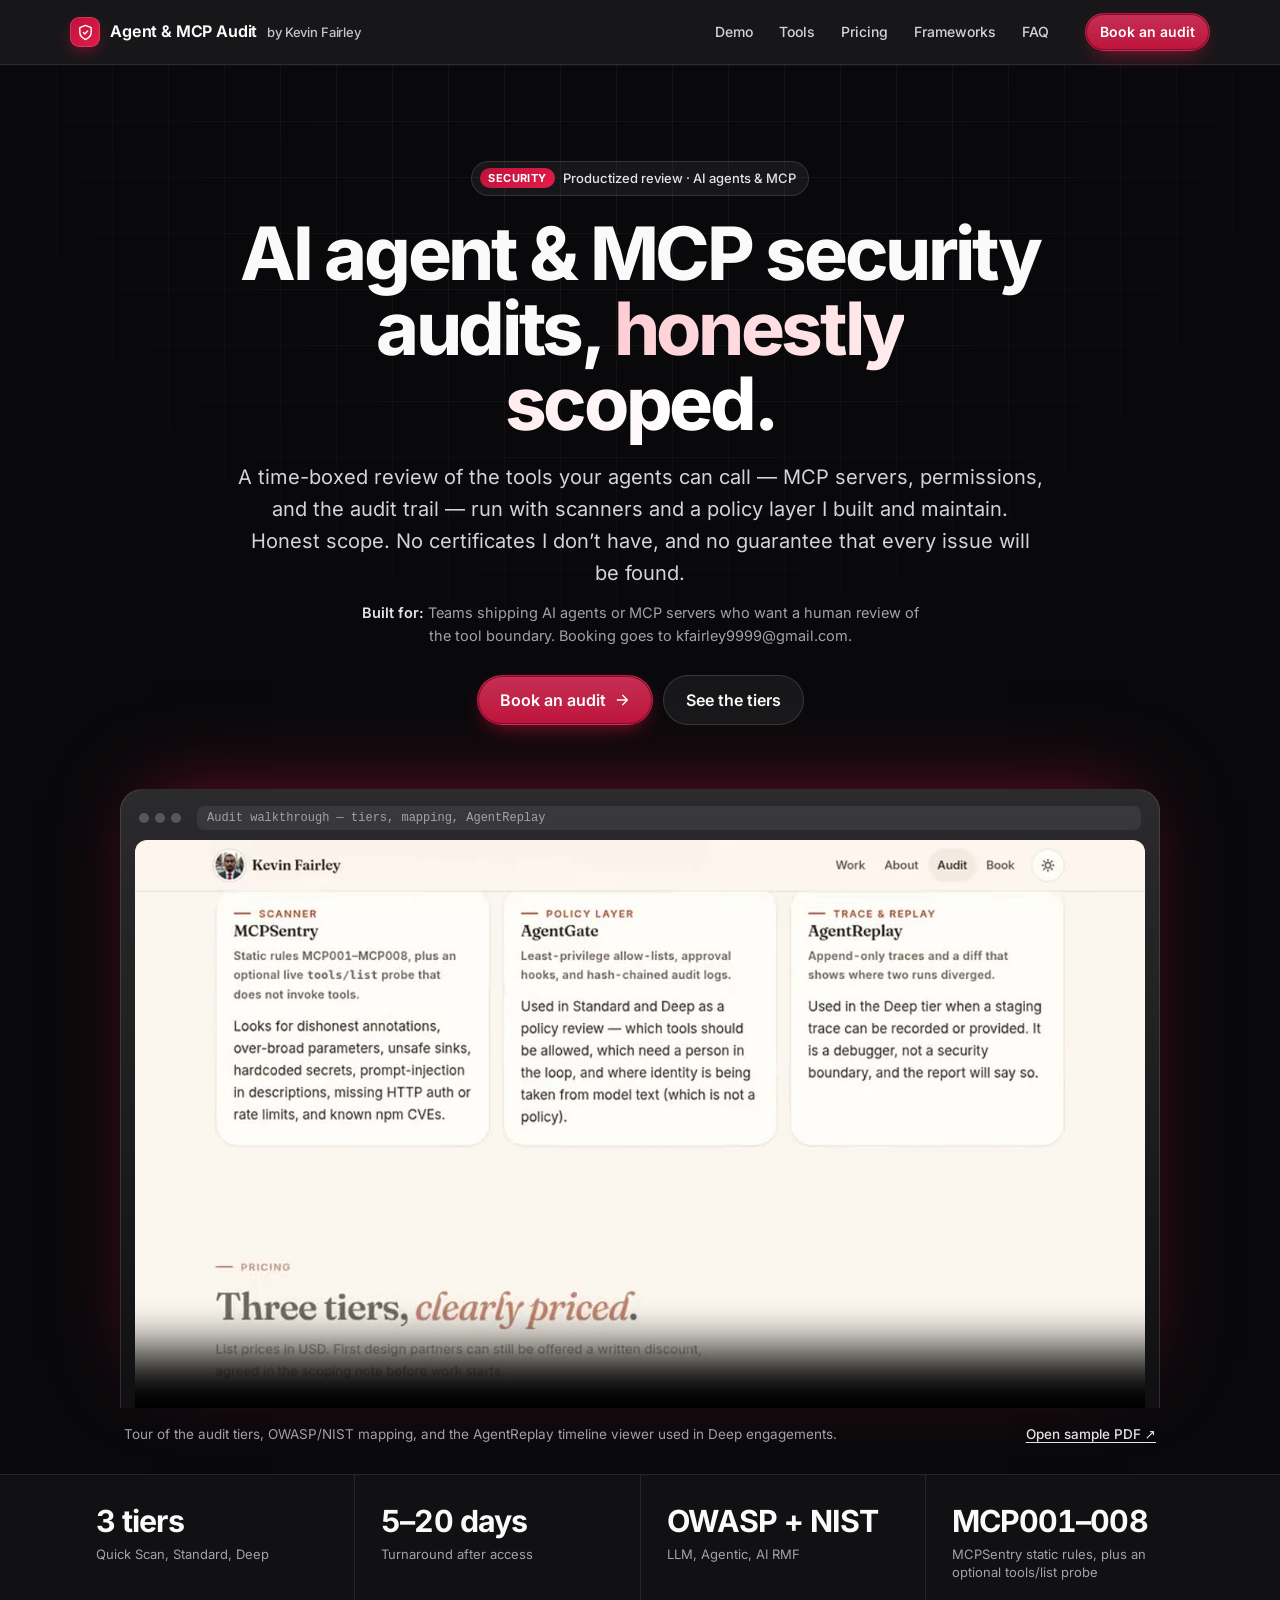
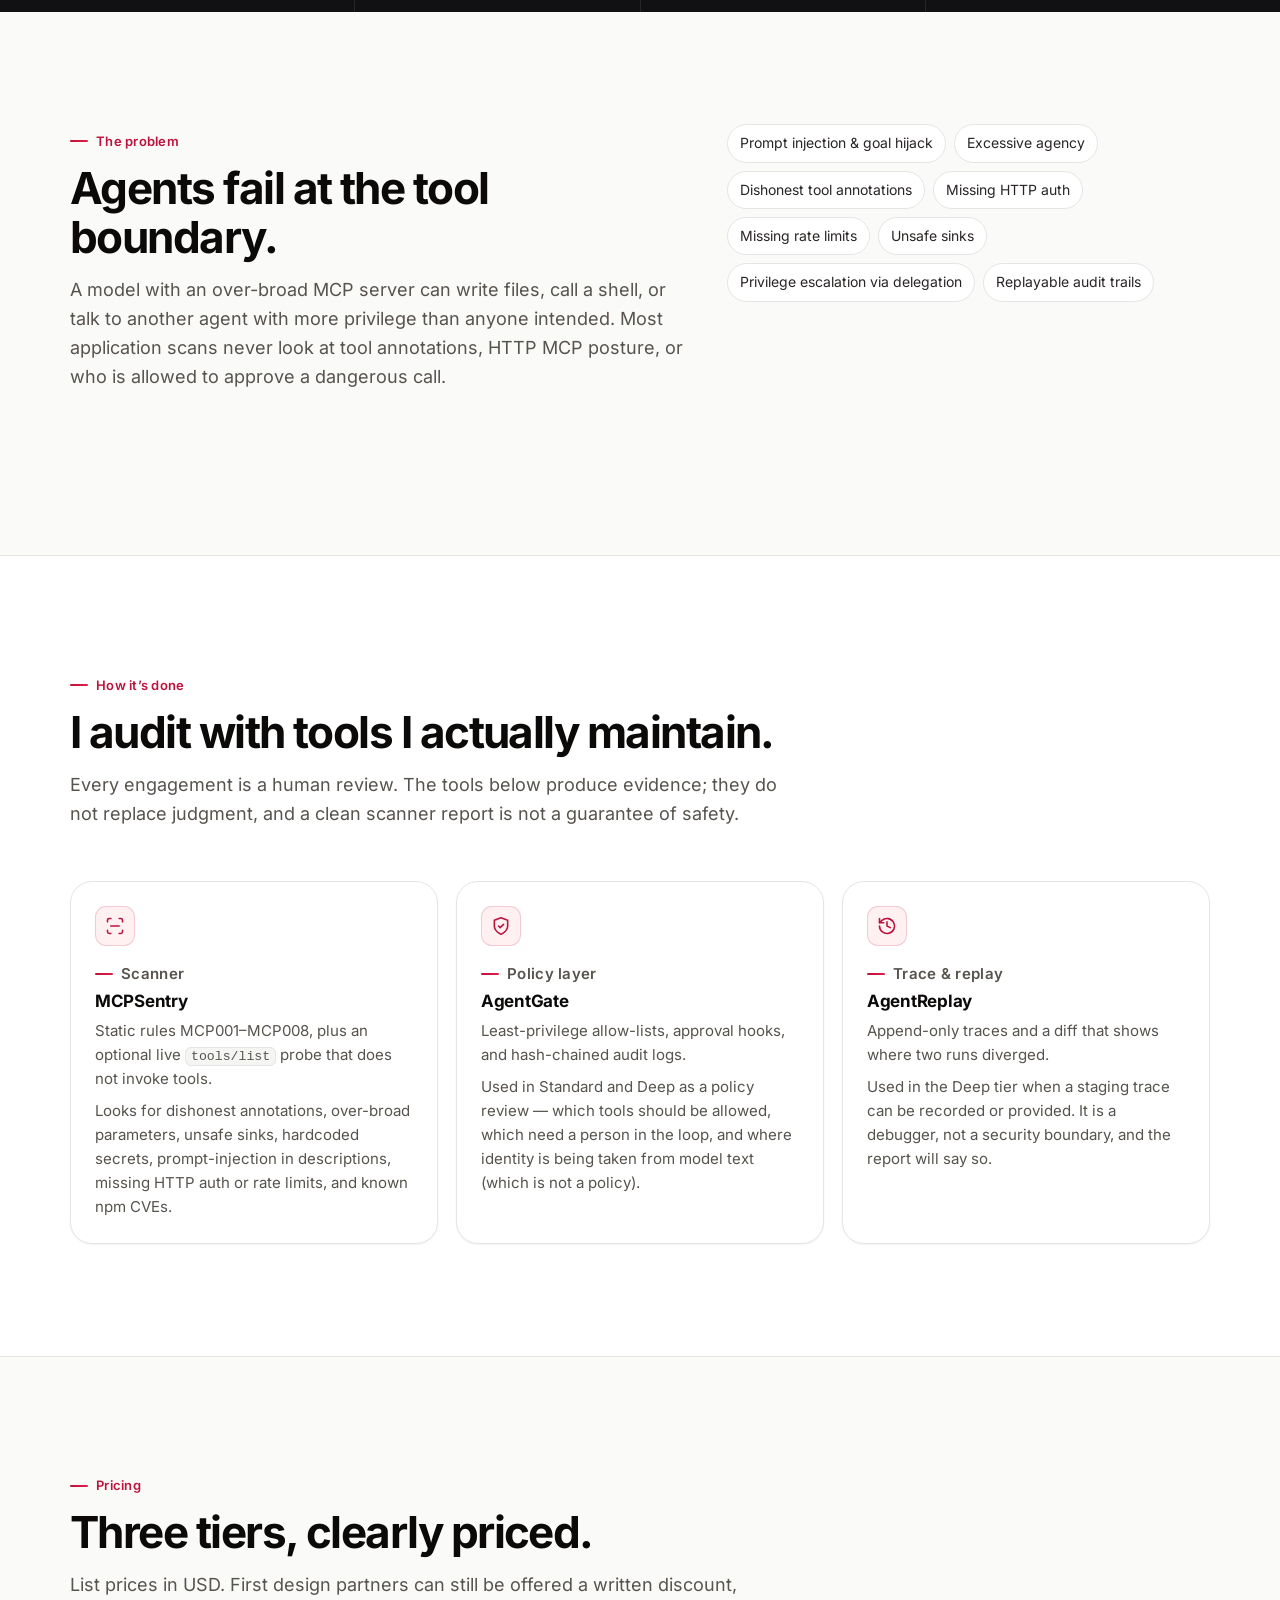
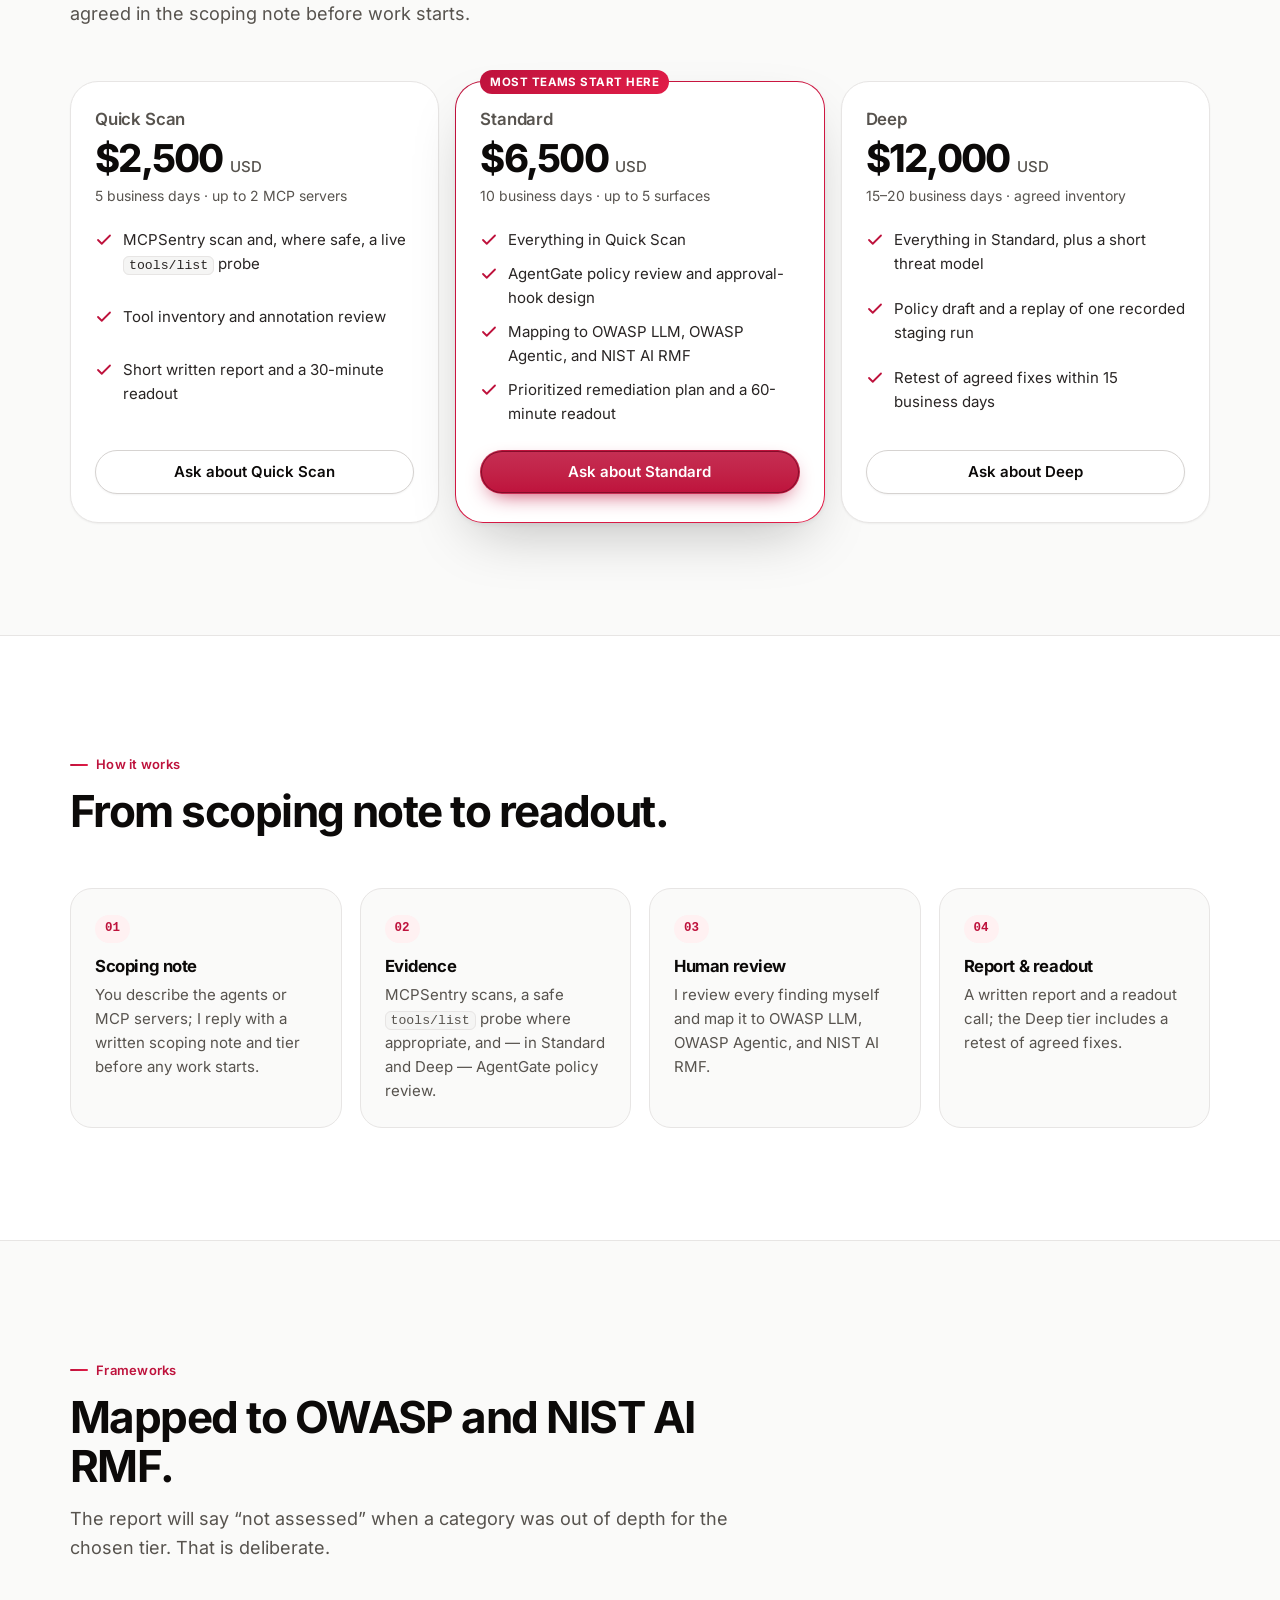
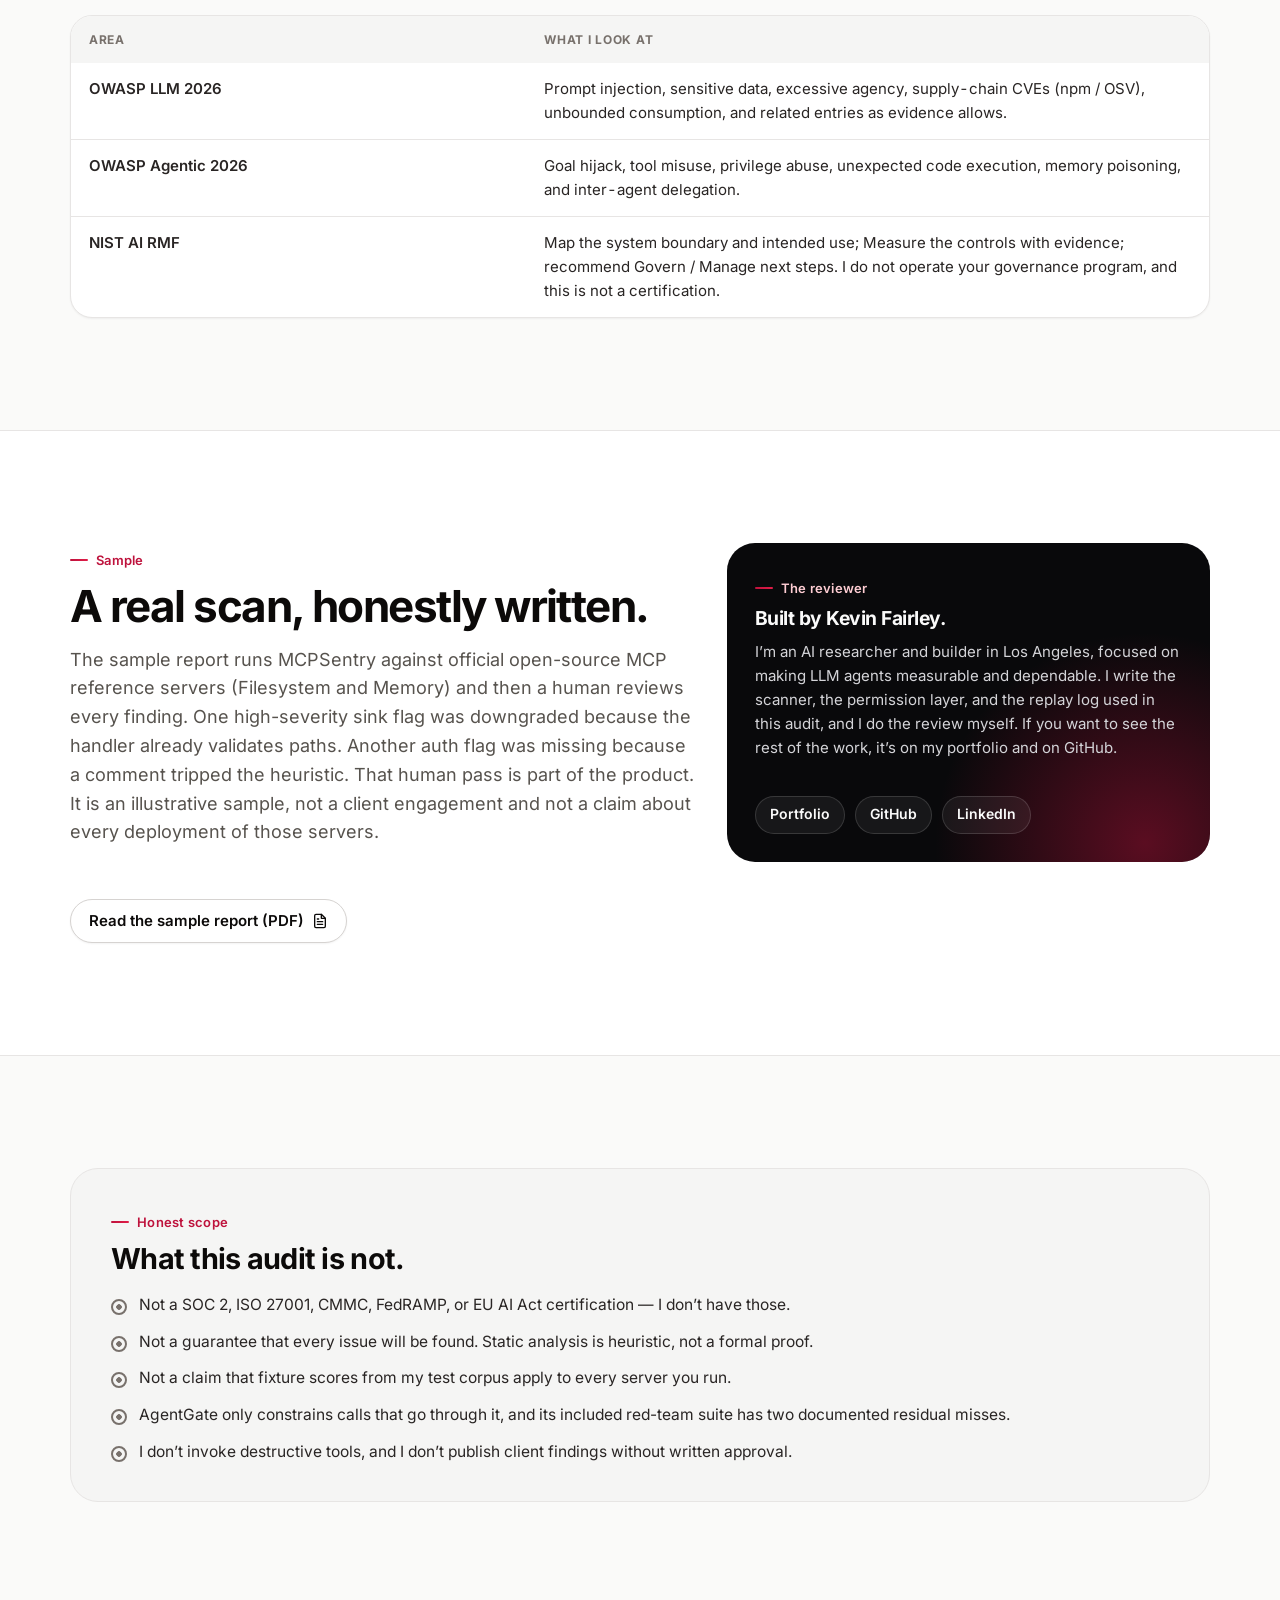
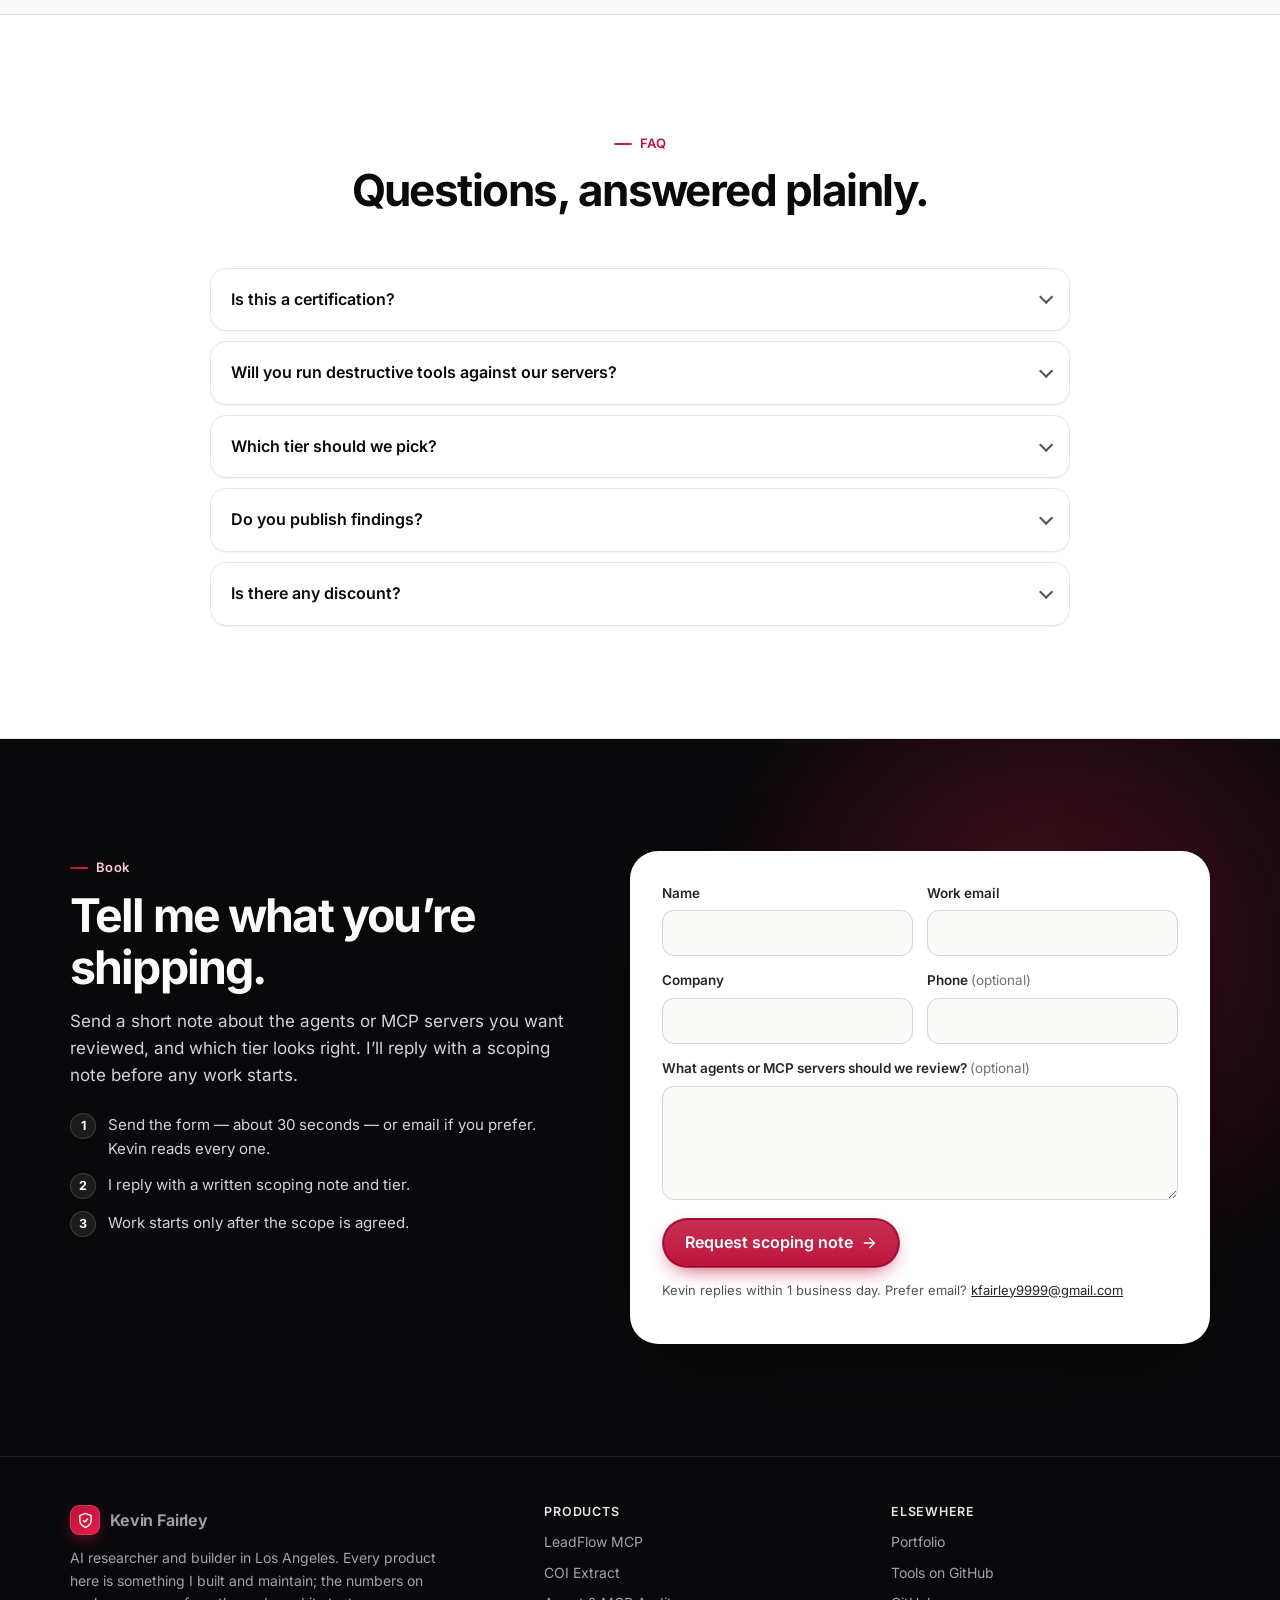
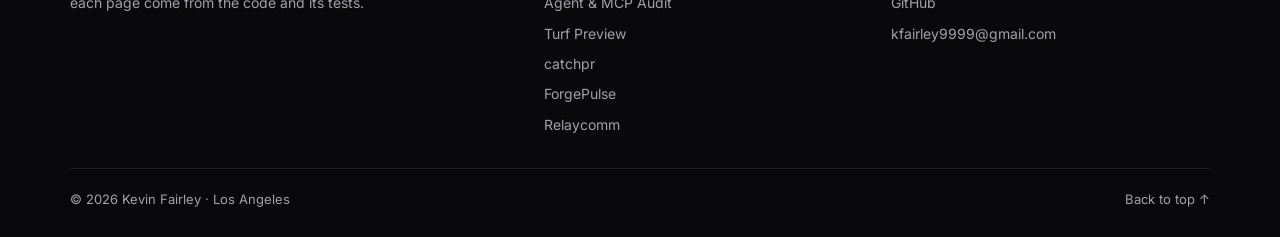
<file: audit/index.html>
<!doctype html>
<html lang="en">
<head>
<meta charset="utf-8">
<meta name="viewport" content="width=device-width,initial-scale=1,viewport-fit=cover">
<title>AI Agent &amp; MCP Security Audit — Kevin Fairley</title>
<meta name="description" content="A productized security review of AI agents and MCP servers, run with tools Kevin Fairley built: MCPSentry, AgentGate, and AgentReplay. Not a certified audit.">
<link rel="canonical" href="https://kfairley9999.github.io/audit/">
<meta name="theme-color" content="#09090b">
<meta property="og:type" content="website">
<meta property="og:site_name" content="Kevin Fairley">
<meta property="og:title" content="AI Agent &amp; MCP Security Audit — Kevin Fairley">
<meta property="og:description" content="A productized security review of AI agents and MCP servers. Honest scope, mapped to OWASP and NIST AI RMF. Not a certified audit.">
<meta property="og:url" content="https://kfairley9999.github.io/audit/">
<meta property="og:image" content="https://kfairley9999.github.io/audit/poster.jpg">
<meta name="twitter:card" content="summary_large_image">
<meta name="twitter:title" content="AI Agent &amp; MCP Security Audit — Kevin Fairley">
<meta name="twitter:description" content="Quick Scan, Standard, and Deep tiers, mapped to OWASP LLM, OWASP Agentic, and NIST AI RMF. Not a certified audit.">
<meta name="twitter:image" content="https://kfairley9999.github.io/audit/poster.jpg">
<link rel="icon" href="../assets/favicon.svg" type="image/svg+xml">
<link rel="preload" href="../assets/fonts/inter-normal-latin.woff2" as="font" type="font/woff2" crossorigin>
<link rel="preload" href="poster.jpg" as="image" fetchpriority="high">
<link rel="stylesheet" href="../assets/lp.css">
<style>:root{--accent:#be123c;--accent-2:#e11d48;--accent-l:#fecdd3;--accent-soft:#fff1f2}</style>
<script>document.documentElement.classList.add("js")</script>
</head>
<body id="top">
<a class="skip" href="#main">Skip to content</a>
<header class="nav"><div class="wrap nav-in">
<a class="logo" href="./" aria-label="Agent &amp; MCP Audit home"><span class="logo-mark"><svg viewBox="0 0 24 24" aria-hidden="true"><path d="M12 22s8-4 8-10V5l-8-3-8 3v7c0 6 8 10 8 10z"/><path d="m9 12 2 2 4-4"/></svg></span><span>Agent &amp; MCP Audit</span><small>by Kevin Fairley</small></a>
<nav class="nav-links" aria-label="Page sections"><a href="#demo">Demo</a><a href="#features">Tools</a><a href="#tiers">Pricing</a><a href="#frameworks">Frameworks</a><a href="#faq">FAQ</a></nav>
<a class="btn btn-primary btn-sm" href="#pilot">Book an audit</a>
</div></header>
<main id="main">
<section class="hero"><div class="wrap hero-in">
<span class="eyebrow"><b>Security</b>Productized review · AI agents &amp; MCP</span>
<h1>AI agent &amp; MCP security audits, <span class="grad">honestly scoped.</span></h1>
<p class="lede">A time-boxed review of the tools your agents can call — MCP servers, permissions, and the audit trail — run with scanners and a policy layer I built and maintain. Honest scope. No certificates I don’t have, and no guarantee that every issue will be found.</p>
<p class="who"><strong>Built for:</strong> Teams shipping AI agents or MCP servers who want a human review of the tool boundary. Booking goes to kfairley9999@gmail.com.</p>
<div class="ctas"><a class="btn btn-primary btn-lg" href="#pilot">Book an audit<svg viewBox="0 0 24 24" aria-hidden="true"><path d="M5 12h14M13 5l7 7-7 7"/></svg></a><a class="btn btn-ghost btn-lg" href="#tiers">See the tiers</a></div>
<div class="frame" id="demo"><div class="frame-bar" aria-hidden="true"><i></i><i></i><i></i><span>Audit walkthrough — tiers, mapping, AgentReplay</span></div><video data-auto muted playsinline controls preload="none" poster="poster.jpg" width="1280" height="720" aria-label="Tour of the audit tiers, OWASP/NIST mapping, and AgentReplay timeline viewer"><source src="demo.webm" type="video/webm"><source src="demo.mp4" type="video/mp4"></video></div>
<div class="frame-cap"><span>Tour of the audit tiers, OWASP/NIST mapping, and the AgentReplay timeline viewer used in Deep engagements.</span><a href="sample-audit-report.pdf">Open sample PDF ↗</a></div>
</div>
<div class="metrics"><div class="wrap"><ul><li><b>3 tiers</b><span>Quick Scan, Standard, Deep</span></li><li><b>5–20 days</b><span>Turnaround after access</span></li><li><b>OWASP + NIST</b><span>LLM, Agentic, AI RMF</span></li><li><b>MCP001–008</b><span>MCPSentry static rules, plus an optional tools/list probe</span></li></ul></div></div>
</section>
<section class="sec" id="problem"><div class="wrap"><div class="split"><div><div class="head rv"><span class="kicker">The problem</span><h2>Agents fail at the tool boundary.</h2><p>A model with an over-broad MCP server can write files, call a shell, or talk to another agent with more privilege than anyone intended. Most application scans never look at tool annotations, HTTP MCP posture, or who is allowed to approve a dangerous call.</p></div></div><ul class="chips rv" aria-label="Risks reviewed"><li>Prompt injection &amp; goal hijack</li><li>Excessive agency</li><li>Dishonest tool annotations</li><li>Missing HTTP auth</li><li>Missing rate limits</li><li>Unsafe sinks</li><li>Privilege escalation via delegation</li><li>Replayable audit trails</li></ul></div></div></section><section class="sec sec-alt" id="features"><div class="wrap"><div class="head rv"><span class="kicker">How it’s done</span><h2>I audit with tools I actually maintain.</h2><p>Every engagement is a human review. The tools below produce evidence; they do not replace judgment, and a clean scanner report is not a guarantee of safety.</p></div><div class="grid3"><article class="feat rv"><div class="ico"><svg viewBox="0 0 24 24" aria-hidden="true"><path d="M3 7V5a2 2 0 0 1 2-2h2M17 3h2a2 2 0 0 1 2 2v2M21 17v2a2 2 0 0 1-2 2h-2M7 21H5a2 2 0 0 1-2-2v-2M7 12h10"/></svg></div><p class="kicker" style="margin-top:16px">Scanner</p><h3 style="margin-top:6px">MCPSentry</h3><p>Static rules MCP001–MCP008, plus an optional live <code>tools/list</code> probe that does not invoke tools.</p><p>Looks for dishonest annotations, over-broad parameters, unsafe sinks, hardcoded secrets, prompt-injection in descriptions, missing HTTP auth or rate limits, and known npm CVEs.</p></article><article class="feat rv"><div class="ico"><svg viewBox="0 0 24 24" aria-hidden="true"><path d="M12 22s8-4 8-10V5l-8-3-8 3v7c0 6 8 10 8 10z"/><path d="m9 12 2 2 4-4"/></svg></div><p class="kicker" style="margin-top:16px">Policy layer</p><h3 style="margin-top:6px">AgentGate</h3><p>Least-privilege allow-lists, approval hooks, and hash-chained audit logs.</p><p>Used in Standard and Deep as a policy review — which tools should be allowed, which need a person in the loop, and where identity is being taken from model text (which is not a policy).</p></article><article class="feat rv"><div class="ico"><svg viewBox="0 0 24 24" aria-hidden="true"><path d="M3 12a9 9 0 1 0 3-6.7L3 8"/><path d="M3 3v5h5M12 7v5l4 2"/></svg></div><p class="kicker" style="margin-top:16px">Trace &amp; replay</p><h3 style="margin-top:6px">AgentReplay</h3><p>Append-only traces and a diff that shows where two runs diverged.</p><p>Used in the Deep tier when a staging trace can be recorded or provided. It is a debugger, not a security boundary, and the report will say so.</p></article></div></div></section><section class="sec" id="tiers"><div class="wrap"><div class="head rv"><span class="kicker">Pricing</span><h2>Three tiers, clearly priced.</h2><p>List prices in USD. First design partners can still be offered a written discount, agreed in the scoping note before work starts.</p></div><div class="prices" style="--n:3"><article class="price rv"><h3>Quick Scan</h3><p class="amt">$2,500 <small>USD</small></p><p class="sub">5 business days · up to 2 MCP servers</p><ul><li><svg viewBox="0 0 24 24" aria-hidden="true"><path d="M20 6 9 17l-5-5"/></svg><span>MCPSentry scan and, where safe, a live <code>tools/list</code> probe</span></li><li><svg viewBox="0 0 24 24" aria-hidden="true"><path d="M20 6 9 17l-5-5"/></svg><span>Tool inventory and annotation review</span></li><li><svg viewBox="0 0 24 24" aria-hidden="true"><path d="M20 6 9 17l-5-5"/></svg><span>Short written report and a 30-minute readout</span></li></ul><a class="btn btn-line" href="mailto:kfairley9999@gmail.com?subject=Quick%20Scan%20inquiry">Ask about Quick Scan</a></article><article class="price rv hot"><span class="badge">Most teams start here</span><h3>Standard</h3><p class="amt">$6,500 <small>USD</small></p><p class="sub">10 business days · up to 5 surfaces</p><ul><li><svg viewBox="0 0 24 24" aria-hidden="true"><path d="M20 6 9 17l-5-5"/></svg><span>Everything in Quick Scan</span></li><li><svg viewBox="0 0 24 24" aria-hidden="true"><path d="M20 6 9 17l-5-5"/></svg><span>AgentGate policy review and approval-hook design</span></li><li><svg viewBox="0 0 24 24" aria-hidden="true"><path d="M20 6 9 17l-5-5"/></svg><span>Mapping to OWASP LLM, OWASP Agentic, and NIST AI RMF</span></li><li><svg viewBox="0 0 24 24" aria-hidden="true"><path d="M20 6 9 17l-5-5"/></svg><span>Prioritized remediation plan and a 60-minute readout</span></li></ul><a class="btn btn-primary" href="mailto:kfairley9999@gmail.com?subject=Standard%20Audit%20inquiry">Ask about Standard</a></article><article class="price rv"><h3>Deep</h3><p class="amt">$12,000 <small>USD</small></p><p class="sub">15–20 business days · agreed inventory</p><ul><li><svg viewBox="0 0 24 24" aria-hidden="true"><path d="M20 6 9 17l-5-5"/></svg><span>Everything in Standard, plus a short threat model</span></li><li><svg viewBox="0 0 24 24" aria-hidden="true"><path d="M20 6 9 17l-5-5"/></svg><span>Policy draft and a replay of one recorded staging run</span></li><li><svg viewBox="0 0 24 24" aria-hidden="true"><path d="M20 6 9 17l-5-5"/></svg><span>Retest of agreed fixes within 15 business days</span></li></ul><a class="btn btn-line" href="mailto:kfairley9999@gmail.com?subject=Deep%20Audit%20inquiry">Ask about Deep</a></article></div></div></section><section class="sec sec-alt" id="how"><div class="wrap"><div class="head rv"><span class="kicker">How it works</span><h2>From scoping note to readout.</h2></div><ol class="steps" style="--n:4"><li class="step rv"><h3>Scoping note</h3><p>You describe the agents or MCP servers; I reply with a written scoping note and tier before any work starts.</p></li><li class="step rv"><h3>Evidence</h3><p>MCPSentry scans, a safe <code>tools/list</code> probe where appropriate, and — in Standard and Deep — AgentGate policy review.</p></li><li class="step rv"><h3>Human review</h3><p>I review every finding myself and map it to OWASP LLM, OWASP Agentic, and NIST AI RMF.</p></li><li class="step rv"><h3>Report &amp; readout</h3><p>A written report and a readout call; the Deep tier includes a retest of agreed fixes.</p></li></ol></div></section><section class="sec" id="frameworks"><div class="wrap"><div class="head rv"><span class="kicker">Frameworks</span><h2>Mapped to OWASP and NIST AI RMF.</h2><p>The report will say “not assessed” when a category was out of depth for the chosen tier. That is deliberate.</p></div><div class="tablewrap rv"><table class="data"><thead><tr><th scope="col">Area</th><th scope="col">What I look at</th></tr></thead><tbody><tr><th scope="row">OWASP LLM 2026</th><td>Prompt injection, sensitive data, excessive agency, supply-chain CVEs (npm / OSV), unbounded consumption, and related entries as evidence allows.</td></tr><tr><th scope="row">OWASP Agentic 2026</th><td>Goal hijack, tool misuse, privilege abuse, unexpected code execution, memory poisoning, and inter-agent delegation.</td></tr><tr><th scope="row">NIST AI RMF</th><td>Map the system boundary and intended use; Measure the controls with evidence; recommend Govern / Manage next steps. I do not operate your governance program, and this is not a certification.</td></tr></tbody></table></div></div></section><section class="sec sec-alt" id="sample"><div class="wrap"><div class="split"><div><div class="head rv"><span class="kicker">Sample</span><h2>A real scan, honestly written.</h2><p>The sample report runs MCPSentry against official open-source MCP reference servers (Filesystem and Memory) and then a human reviews every finding. One high-severity sink flag was downgraded because the handler already validates paths. Another auth flag was missing because a comment tripped the heuristic. That human pass is part of the product. It is an illustrative sample, not a client engagement and not a claim about every deployment of those servers.</p></div><div class="rv"><a class="btn btn-line" href="sample-audit-report.pdf">Read the sample report (PDF)<svg viewBox="0 0 24 24" aria-hidden="true"><path d="M14 2H6a2 2 0 0 0-2 2v16a2 2 0 0 0 2 2h12a2 2 0 0 0 2-2V8z"/><path d="M14 2v6h6M16 13H8M16 17H8M10 9H8"/></svg></a></div></div><div class="darkcard rv"><span class="kicker" style="color:#fecdd3">The reviewer</span><h3 style="margin-top:10px">Built by Kevin Fairley.</h3><p>I’m an AI researcher and builder in Los Angeles, focused on making LLM agents measurable and dependable. I write the scanner, the permission layer, and the replay log used in this audit, and I do the review myself. If you want to see the rest of the work, it’s on my portfolio and on GitHub.</p><div class="ctas" style="margin-top:18px"><a class="btn btn-ghost btn-sm" href="/">Portfolio</a><a class="btn btn-ghost btn-sm" href="https://github.com/kfairley9999" target="_blank" rel="noopener">GitHub</a><a class="btn btn-ghost btn-sm" href="https://www.linkedin.com/in/kevin-fairley-94330b42a/" target="_blank" rel="noopener">LinkedIn</a></div></div></div></div></section><section class="sec" id="scope"><div class="wrap"><div class="limits rv"><span class="kicker">Honest scope</span><h2>What this audit is not.</h2><ul><li>Not a SOC 2, ISO 27001, CMMC, FedRAMP, or EU AI Act certification — I don’t have those.</li><li>Not a guarantee that every issue will be found. Static analysis is heuristic, not a formal proof.</li><li>Not a claim that fixture scores from my test corpus apply to every server you run.</li><li>AgentGate only constrains calls that go through it, and its included red-team suite has two documented residual misses.</li><li>I don’t invoke destructive tools, and I don’t publish client findings without written approval.</li></ul></div></div></section><section class="sec sec-alt" id="faq"><div class="wrap"><div class="head center rv"><span class="kicker">FAQ</span><h2>Questions, answered plainly.</h2></div><div class="faq"><details class="rv"><summary>Is this a certification?</summary><p>No. It is not a SOC 2, ISO 27001, CMMC, FedRAMP, or EU AI Act certification, and it does not guarantee every issue will be found.</p></details><details class="rv"><summary>Will you run destructive tools against our servers?</summary><p>No. The optional live probe only calls <code>tools/list</code> and does not invoke tools.</p></details><details class="rv"><summary>Which tier should we pick?</summary><p>Most teams start with Standard. Quick Scan covers up to 2 MCP servers; Deep adds a short threat model, a replay of one recorded staging run, and a retest.</p></details><details class="rv"><summary>Do you publish findings?</summary><p>Not without written approval.</p></details><details class="rv"><summary>Is there any discount?</summary><p>First design partners can still be offered a written discount, agreed in the scoping note before work starts.</p></details></div></div></section>
<section class="sec cta-sec" id="pilot"><div class="wrap cta-grid">
<div class="cta-copy rv"><span class="kicker">Book</span><h2>Tell me what you’re shipping.</h2><p>Send a short note about the agents or MCP servers you want reviewed, and which tier looks right. I’ll reply with a scoping note before any work starts.</p><ol class="next"><li><b>1</b><span>Send the form — about 30 seconds — or email if you prefer. Kevin reads every one.</span></li><li><b>2</b><span>I reply with a written scoping note and tier.</span></li><li><b>3</b><span>Work starts only after the scope is agreed.</span></li></ol></div>
<form class="form rv" id="lead-form" data-lead data-product="Agent &amp; MCP Audit" novalidate action="https://coi-leads.kfairley9999.workers.dev/lead" method="post">
<div class="fgrid">
<div class="field"><label for="f-name">Name</label><input id="f-name" name="name" autocomplete="name" required minlength="2" maxlength="120"></div>
<div class="field"><label for="f-email">Work email</label><input id="f-email" name="email" type="email" autocomplete="email" inputmode="email" required maxlength="200"></div>
<div class="field"><label for="f-co">Company</label><input id="f-co" name="company" autocomplete="organization" required minlength="2" maxlength="160"></div>
<div class="field"><label for="f-phone">Phone <span class="opt">(optional)</span></label><input id="f-phone" name="phone" type="tel" autocomplete="tel" inputmode="tel" maxlength="40"></div>
<div class="field full"><label for="f-msg">What agents or MCP servers should we review? <span class="opt">(optional)</span></label><textarea id="f-msg" name="message" rows="4" maxlength="2000"></textarea></div>
<div class="hp" aria-hidden="true"><label for="f-web">Leave this empty</label><input id="f-web" name="website" tabindex="-1" autocomplete="off"></div>
</div>
<div class="factions"><button class="btn btn-primary btn-lg" type="submit">Request scoping note<svg viewBox="0 0 24 24" aria-hidden="true"><path d="M5 12h14M13 5l7 7-7 7"/></svg></button><p class="fnote">Kevin replies within 1 business day. Prefer email? <a href="mailto:kfairley9999@gmail.com">kfairley9999@gmail.com</a></p></div>
<div class="fstatus" data-status role="status" aria-live="polite"></div>
</form>
</div></div></section>
</main>
<footer class="foot"><div class="wrap"><div class="foot-grid">
<div><a class="logo" href="/" aria-label="Kevin Fairley portfolio"><span class="logo-mark"><svg viewBox="0 0 24 24" aria-hidden="true"><path d="M12 22s8-4 8-10V5l-8-3-8 3v7c0 6 8 10 8 10z"/><path d="m9 12 2 2 4-4"/></svg></span><span>Kevin Fairley</span></a>
<p class="about">AI researcher and builder in Los Angeles. Every product here is something I built and maintain; the numbers on each page come from the code and its tests.</p></div>
<div><h2 class="fh">Products</h2><ul><li><a href="/leadflow-mcp/">LeadFlow MCP</a></li><li><a href="/coi-demo-site/">COI Extract</a></li><li><a href="/audit/" aria-current=page>Agent &amp; MCP Audit</a></li><li><a href="/turf-preview/">Turf Preview</a></li><li><a href="/catchpr/">catchpr</a></li><li><a href="/forgepulse/">ForgePulse</a></li><li><a href="/relaycomm/">Relaycomm</a></li></ul></div>
<div><h2 class="fh">Elsewhere</h2><ul><li><a href="/">Portfolio</a></li><li><a href="https://github.com/kfairley9999" target="_blank" rel="noopener">Tools on GitHub</a></li><li><a href="https://github.com/kfairley9999" target="_blank" rel="noopener">GitHub</a></li><li><a href="mailto:kfairley9999@gmail.com">kfairley9999@gmail.com</a></li></ul></div>
</div><div class="foot-bot"><span>© <span id="year">2026</span> Kevin Fairley · Los Angeles</span><a href="#top">Back to top ↑</a></div></div></footer>
<div class="mcta"><a class="btn btn-primary" href="#pilot">Book an audit</a></div>
<script src="../assets/lp.js" defer></script>
<script src="../assets/lead.js" defer></script>
</body>
</html>
</file>
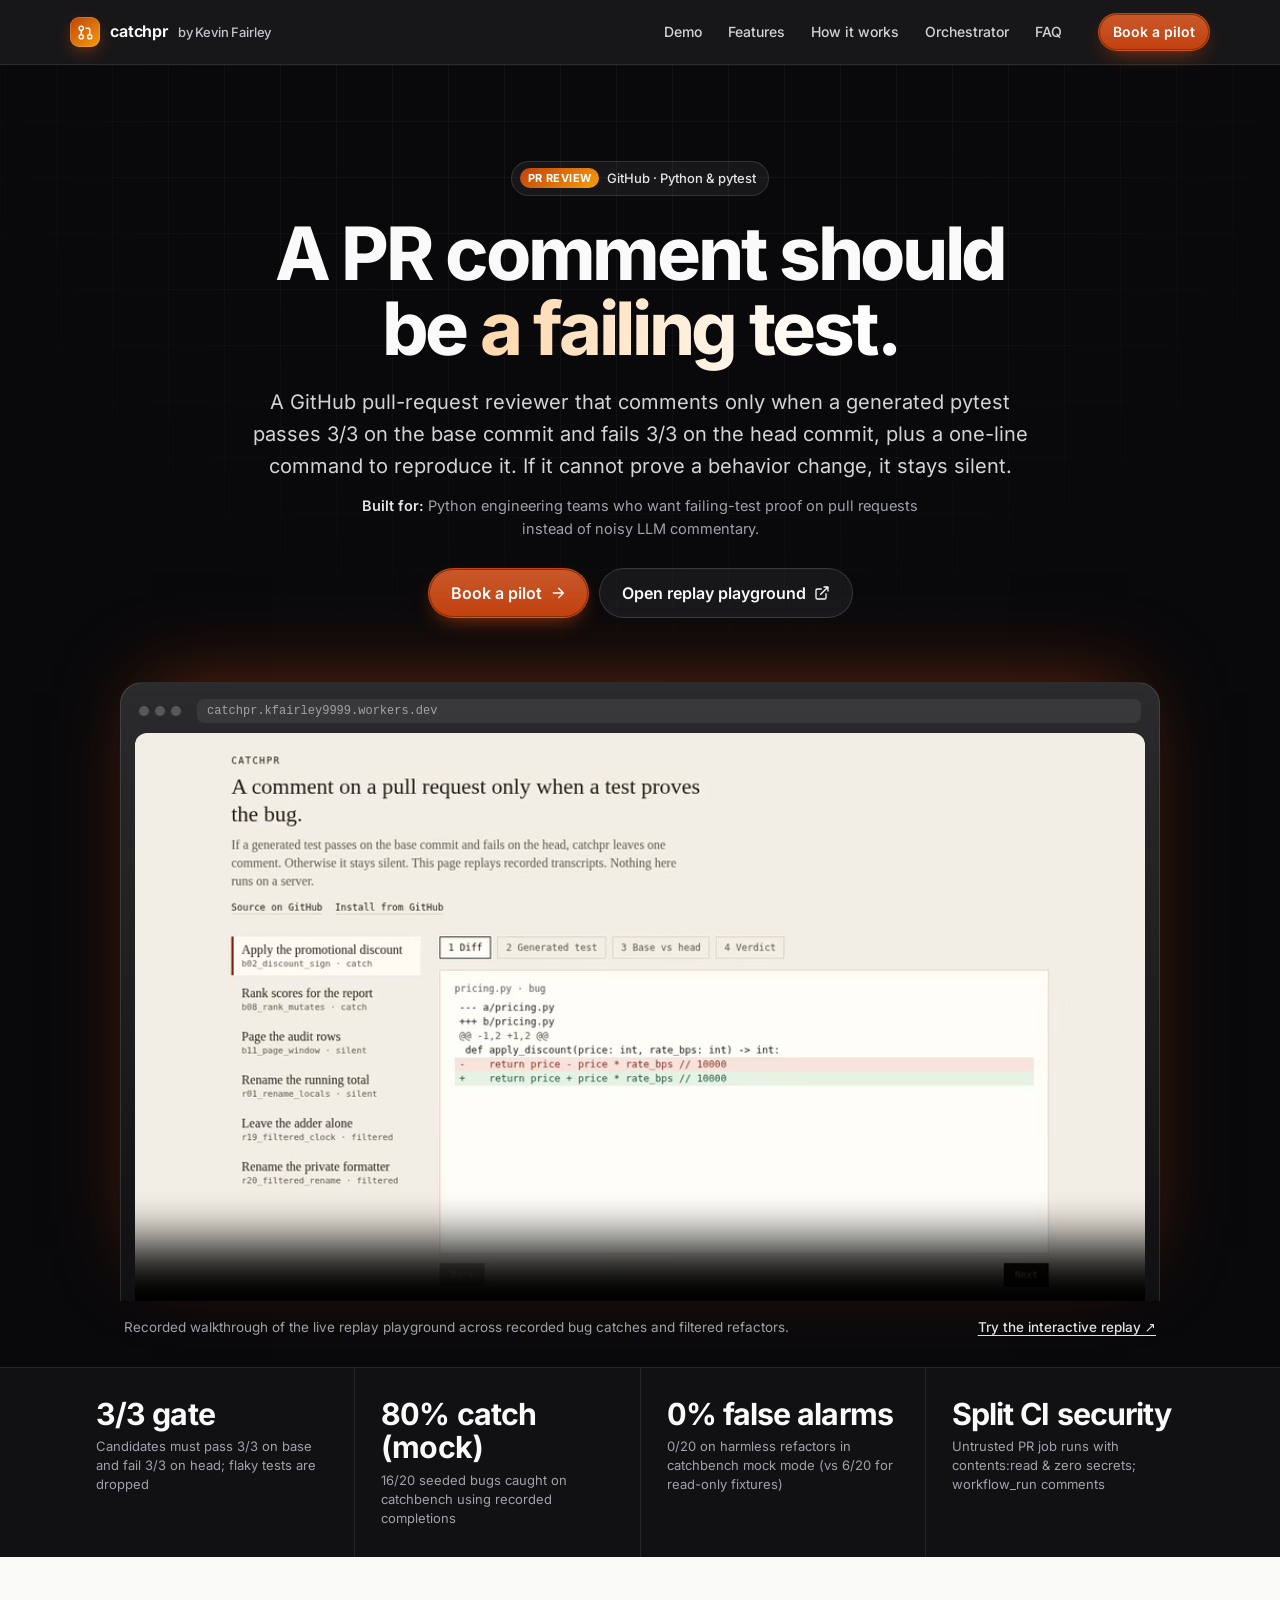
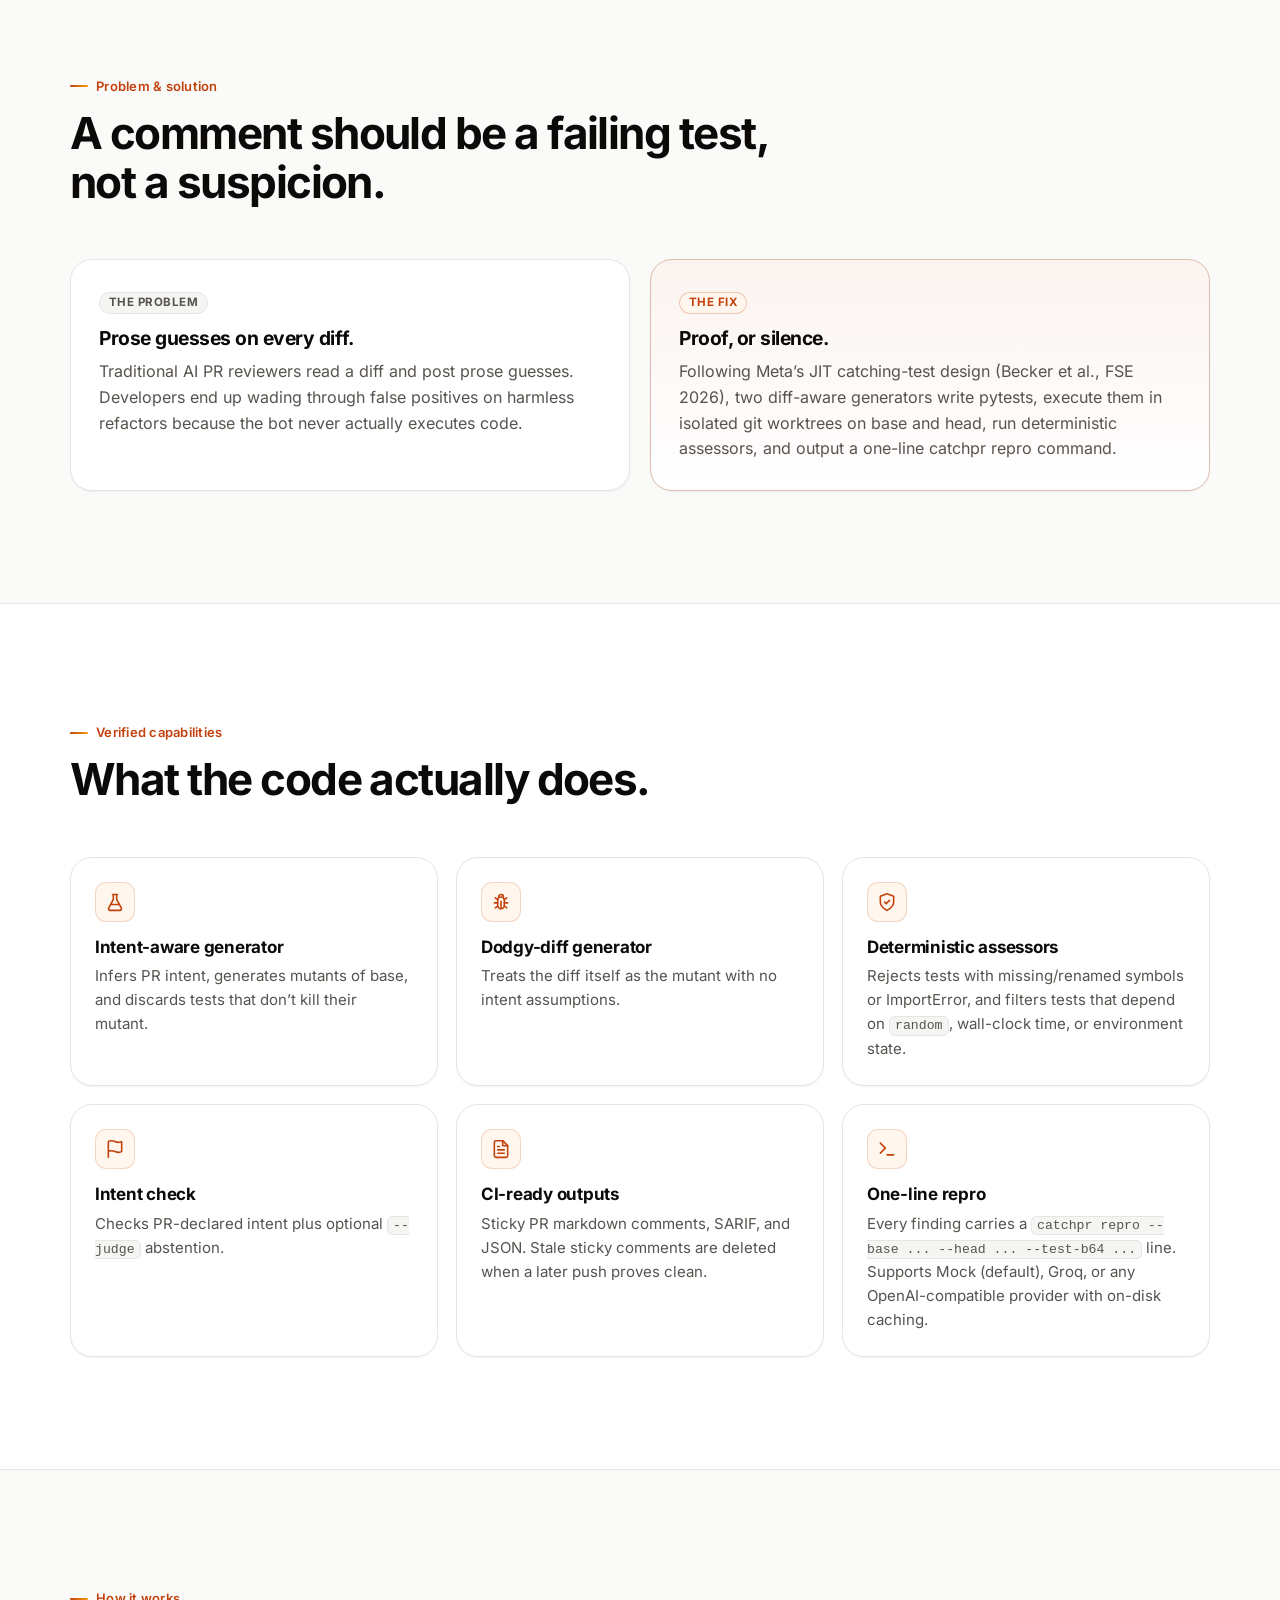
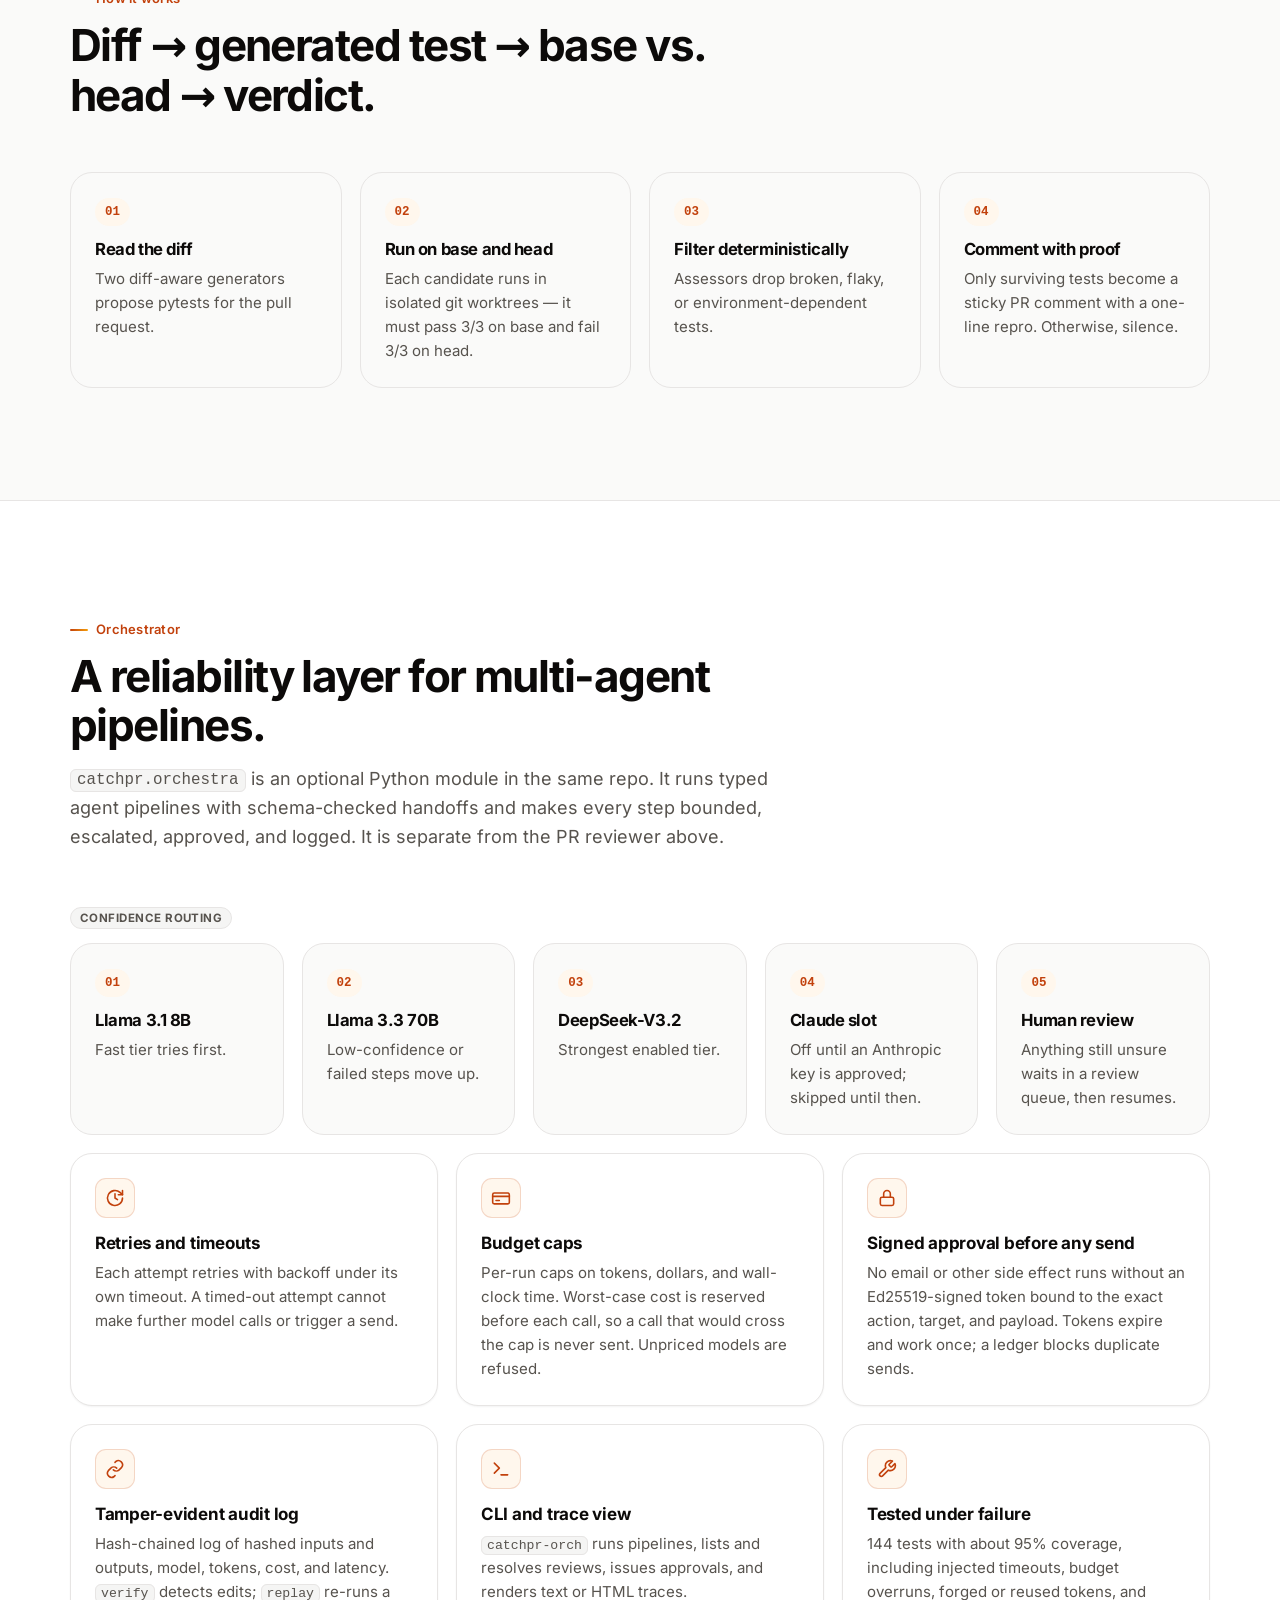
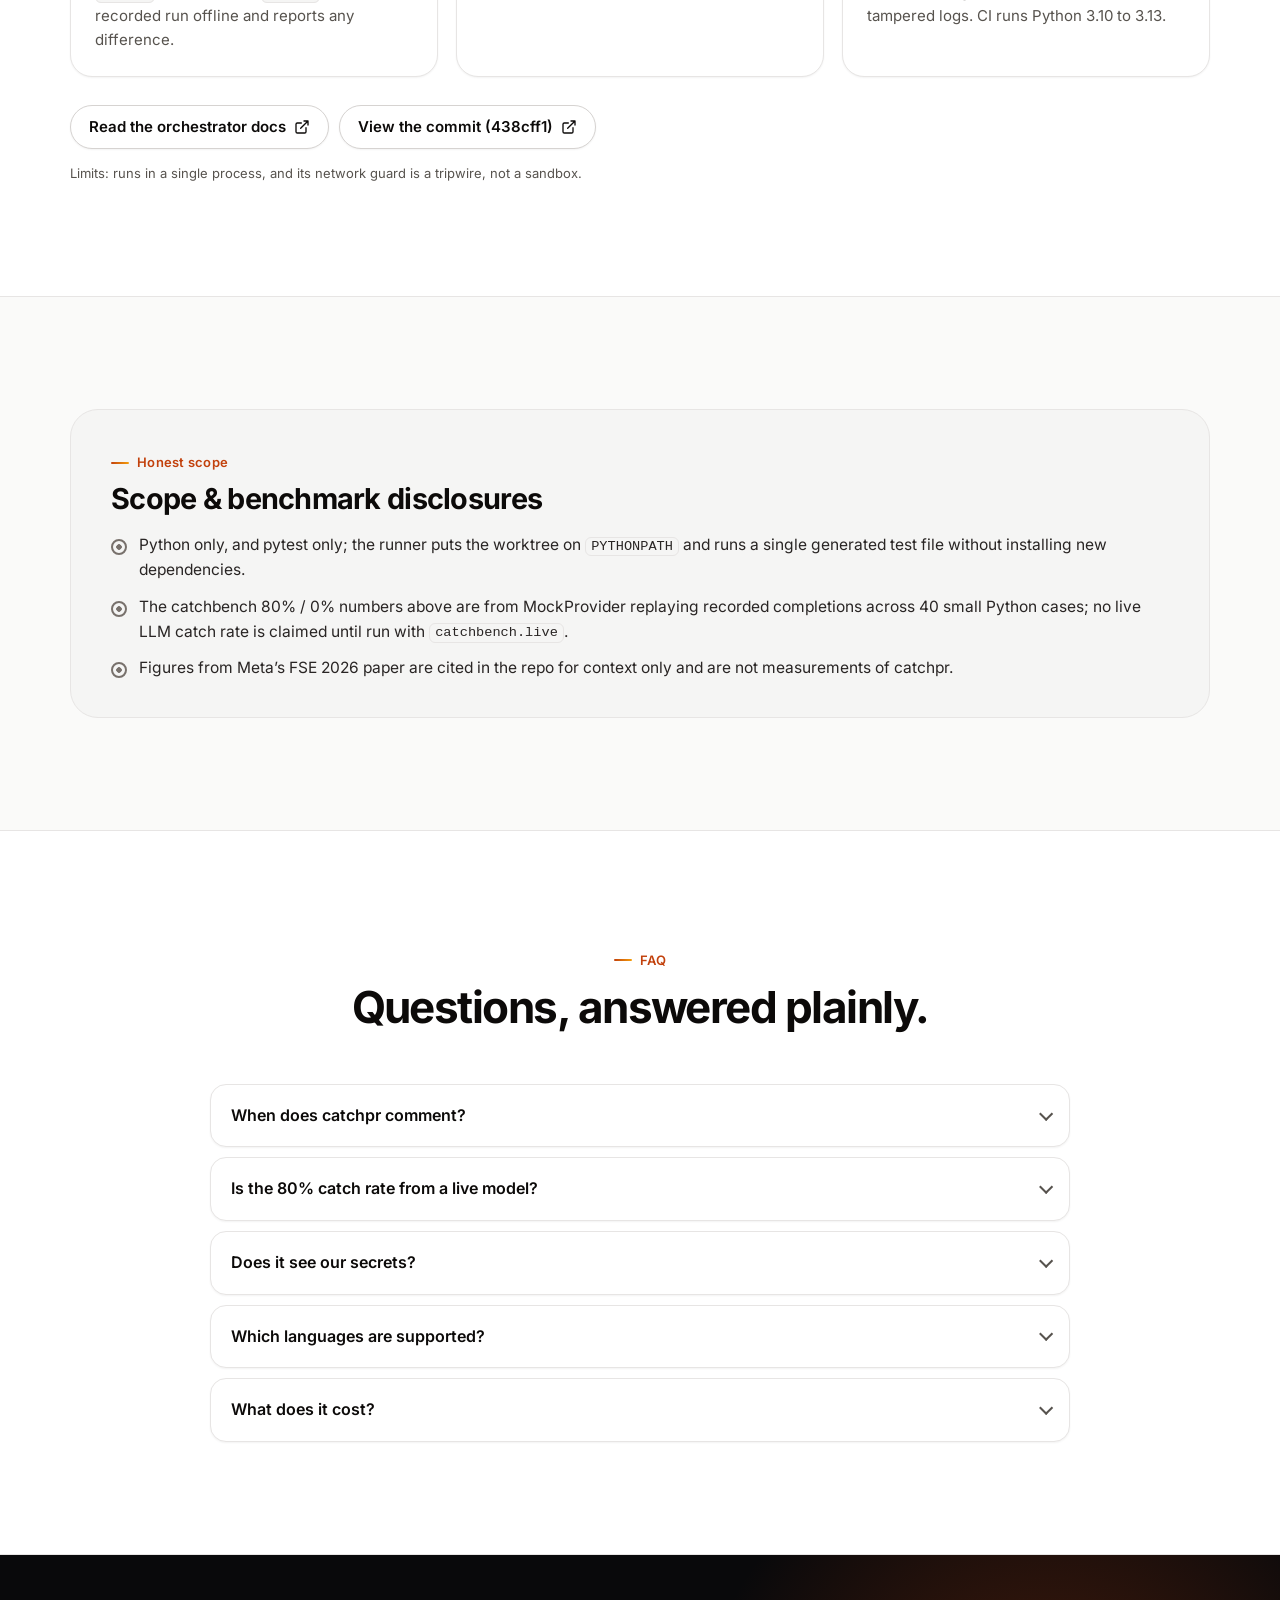
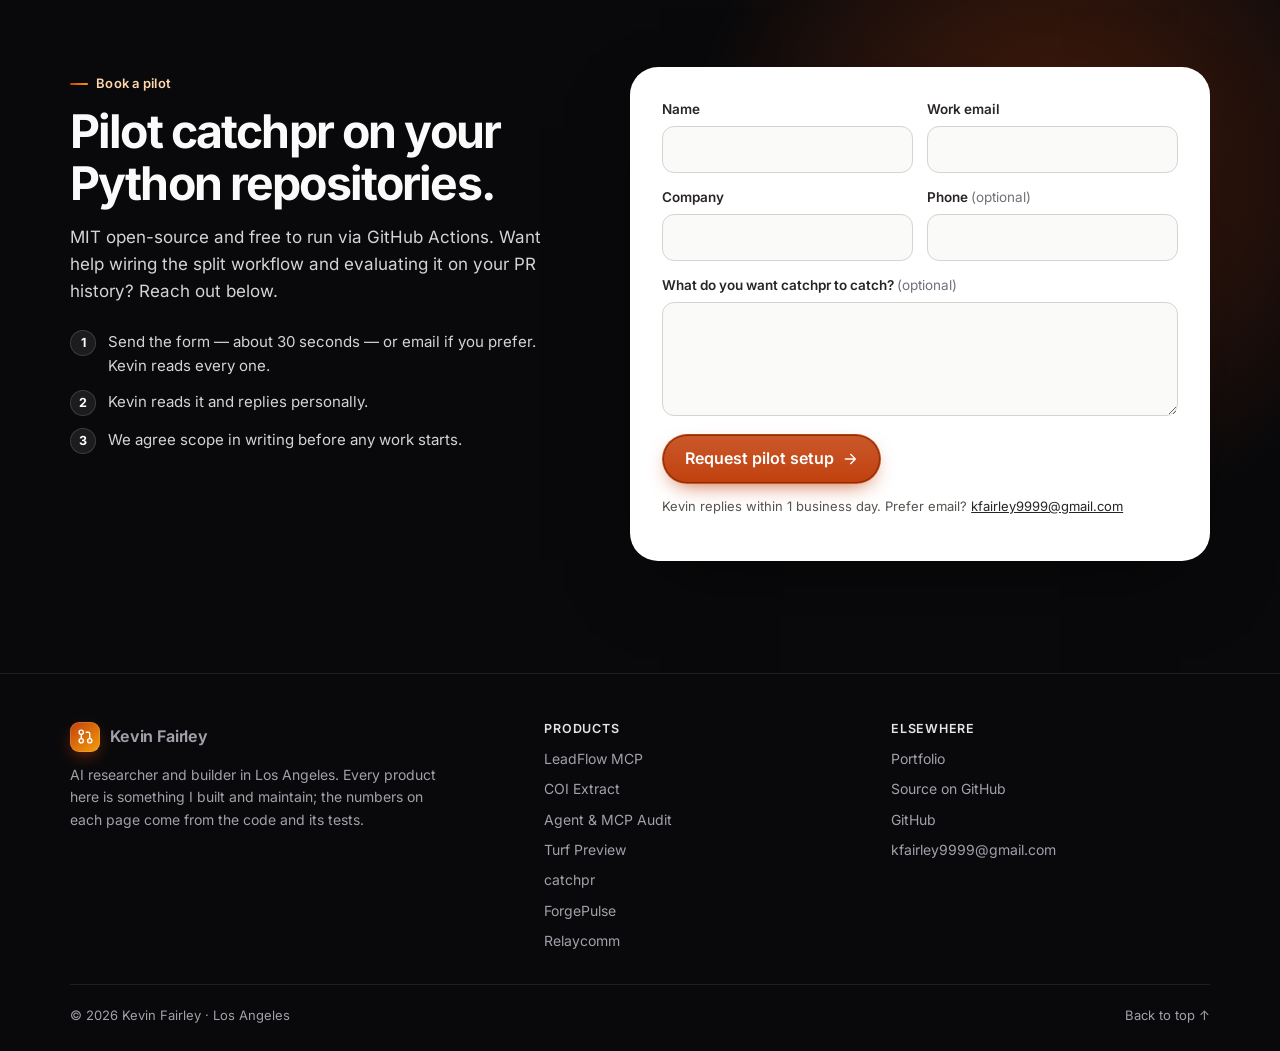
<file: catchpr/index.html>
<!doctype html>
<html lang="en">
<head>
<meta charset="utf-8">
<meta name="viewport" content="width=device-width,initial-scale=1,viewport-fit=cover">
<title>catchpr — Proof-Gated Catching Tests for Pull Requests</title>
<meta name="description" content="A GitHub PR reviewer that comments only when a generated pytest passes 3/3 on base and fails 3/3 on head, with a one-line repro command. Zero false alarms on catchbench mock run.">
<link rel="canonical" href="https://kfairley9999.github.io/catchpr/">
<meta name="theme-color" content="#09090b">
<meta property="og:type" content="website">
<meta property="og:site_name" content="Kevin Fairley">
<meta property="og:title" content="catchpr — Proof-Gated Catching Tests for Pull Requests">
<meta property="og:description" content="Comment only when a generated test proves a behavior change: passes on base 3/3, fails on head 3/3, filtered by deterministic assessors.">
<meta property="og:url" content="https://kfairley9999.github.io/catchpr/">
<meta property="og:image" content="https://kfairley9999.github.io/catchpr/poster.jpg">
<meta name="twitter:card" content="summary_large_image">
<meta name="twitter:title" content="catchpr — Proof-Gated Catching Tests for Pull Requests">
<meta name="twitter:description" content="Passes on base 3/3, fails on head 3/3, or stays silent.">
<meta name="twitter:image" content="https://kfairley9999.github.io/catchpr/poster.jpg">
<link rel="icon" href="../assets/favicon.svg" type="image/svg+xml">
<link rel="preload" href="../assets/fonts/inter-normal-latin.woff2" as="font" type="font/woff2" crossorigin>
<link rel="preload" href="poster.jpg" as="image" fetchpriority="high">
<link rel="stylesheet" href="../assets/lp.css">
<style>:root{--accent:#c2410c;--accent-2:#f59e0b;--accent-l:#fed7aa;--accent-soft:#fff7ed}</style>
<script>document.documentElement.classList.add("js")</script>
</head>
<body id="top">
<a class="skip" href="#main">Skip to content</a>
<header class="nav"><div class="wrap nav-in">
<a class="logo" href="./" aria-label="catchpr home"><span class="logo-mark"><svg viewBox="0 0 24 24" aria-hidden="true"><circle cx="18" cy="18" r="3"/><circle cx="6" cy="6" r="3"/><circle cx="6" cy="18" r="3"/><path d="M13 6h3a2 2 0 0 1 2 2v7M6 9v6"/></svg></span><span>catchpr</span><small>by Kevin Fairley</small></a>
<nav class="nav-links" aria-label="Page sections"><a href="#demo">Demo</a><a href="#features">Features</a><a href="#how">How it works</a><a href="#orchestrator">Orchestrator</a><a href="#faq">FAQ</a></nav>
<a class="btn btn-primary btn-sm" href="#pilot">Book a pilot</a>
</div></header>
<main id="main">
<section class="hero"><div class="wrap hero-in">
<span class="eyebrow"><b>PR review</b>GitHub · Python &amp; pytest</span>
<h1>A PR comment should be <span class="grad">a failing test.</span></h1>
<p class="lede">A GitHub pull-request reviewer that comments only when a generated pytest passes 3/3 on the base commit and fails 3/3 on the head commit, plus a one-line command to reproduce it. If it cannot prove a behavior change, it stays silent.</p>
<p class="who"><strong>Built for:</strong> Python engineering teams who want failing-test proof on pull requests instead of noisy LLM commentary.</p>
<div class="ctas"><a class="btn btn-primary btn-lg" href="#pilot">Book a pilot<svg viewBox="0 0 24 24" aria-hidden="true"><path d="M5 12h14M13 5l7 7-7 7"/></svg></a><a class="btn btn-ghost btn-lg" href="https://catchpr.kfairley9999.workers.dev" target="_blank" rel="noopener">Open replay playground<svg viewBox="0 0 24 24" aria-hidden="true"><path d="M15 3h6v6M10 14 21 3M18 13v6a2 2 0 0 1-2 2H5a2 2 0 0 1-2-2V8a2 2 0 0 1 2-2h6"/></svg></a></div>
<div class="frame" id="demo"><div class="frame-bar" aria-hidden="true"><i></i><i></i><i></i><span>catchpr.kfairley9999.workers.dev</span></div><video data-auto muted playsinline controls preload="none" poster="poster.jpg" width="1280" height="720" aria-label="Walkthrough of the catchpr replay playground"><source src="demo.webm" type="video/webm"><source src="demo.mp4" type="video/mp4"></video></div>
<div class="frame-cap"><span>Recorded walkthrough of the live replay playground across recorded bug catches and filtered refactors.</span><a href="https://catchpr.kfairley9999.workers.dev" target="_blank" rel="noopener">Try the interactive replay ↗</a></div>
</div>
<div class="metrics"><div class="wrap"><ul><li><b>3/3 gate</b><span>Candidates must pass 3/3 on base and fail 3/3 on head; flaky tests are dropped</span></li><li><b>80% catch (mock)</b><span>16/20 seeded bugs caught on catchbench using recorded completions</span></li><li><b>0% false alarms</b><span>0/20 on harmless refactors in catchbench mock mode (vs 6/20 for read-only fixtures)</span></li><li><b>Split CI security</b><span>Untrusted PR job runs with contents:read &amp; zero secrets; workflow_run comments</span></li></ul></div></div>
</section>
<section class="sec" id="problem"><div class="wrap"><div class="head rv"><span class="kicker">Problem &amp; solution</span><h2>A comment should be a failing test, not a suspicion.</h2></div>
<div class="ps"><article class="ps-card rv"><span class="tag">The problem</span><h3 style="margin-top:14px">Prose guesses on every diff.</h3><p>Traditional AI PR reviewers read a diff and post prose guesses. Developers end up wading through false positives on harmless refactors because the bot never actually executes code.</p></article>
<article class="ps-card sol rv"><span class="tag">The fix</span><h3 style="margin-top:14px">Proof, or silence.</h3><p>Following Meta’s JIT catching-test design (Becker et al., FSE 2026), two diff-aware generators write pytests, execute them in isolated git worktrees on base and head, run deterministic assessors, and output a one-line catchpr repro command.</p></article></div></div></section><section class="sec sec-alt" id="features"><div class="wrap"><div class="head rv"><span class="kicker">Verified capabilities</span><h2>What the code actually does.</h2></div><div class="grid3"><article class="feat rv"><div class="ico"><svg viewBox="0 0 24 24" aria-hidden="true"><path d="M9 3h6M10 3v6L4.5 19a2 2 0 0 0 1.8 3h11.4a2 2 0 0 0 1.8-3L14 9V3"/><path d="M7 15h10"/></svg></div><h3>Intent-aware generator</h3><p>Infers PR intent, generates mutants of base, and discards tests that don’t kill their mutant.</p></article><article class="feat rv"><div class="ico"><svg viewBox="0 0 24 24" aria-hidden="true"><rect x="8" y="6" width="8" height="14" rx="4"/><path d="M12 20v-9M4 13h4M16 13h4M5 7l3 2M19 7l-3 2M5 19l3-2M19 19l-3-2M9 6a3 3 0 0 1 6 0"/></svg></div><h3>Dodgy-diff generator</h3><p>Treats the diff itself as the mutant with no intent assumptions.</p></article><article class="feat rv"><div class="ico"><svg viewBox="0 0 24 24" aria-hidden="true"><path d="M12 22s8-4 8-10V5l-8-3-8 3v7c0 6 8 10 8 10z"/><path d="m9 12 2 2 4-4"/></svg></div><h3>Deterministic assessors</h3><p>Rejects tests with missing/renamed symbols or ImportError, and filters tests that depend on <code>random</code>, wall-clock time, or environment state.</p></article><article class="feat rv"><div class="ico"><svg viewBox="0 0 24 24" aria-hidden="true"><path d="M4 22V4M4 15s1-1 4-1 5 2 8 2 4-1 4-1V3s-1 1-4 1-5-2-8-2-4 1-4 1"/></svg></div><h3>Intent check</h3><p>Checks PR-declared intent plus optional <code>--judge</code> abstention.</p></article><article class="feat rv"><div class="ico"><svg viewBox="0 0 24 24" aria-hidden="true"><path d="M14 2H6a2 2 0 0 0-2 2v16a2 2 0 0 0 2 2h12a2 2 0 0 0 2-2V8z"/><path d="M14 2v6h6M16 13H8M16 17H8M10 9H8"/></svg></div><h3>CI-ready outputs</h3><p>Sticky PR markdown comments, SARIF, and JSON. Stale sticky comments are deleted when a later push proves clean.</p></article><article class="feat rv"><div class="ico"><svg viewBox="0 0 24 24" aria-hidden="true"><path d="m4 17 6-6-6-6M12 19h8"/></svg></div><h3>One-line repro</h3><p>Every finding carries a <code>catchpr repro --base ... --head ... --test-b64 ...</code> line. Supports Mock (default), Groq, or any OpenAI-compatible provider with on-disk caching.</p></article></div></div></section><section class="sec" id="how"><div class="wrap"><div class="head rv"><span class="kicker">How it works</span><h2>Diff → generated test → base vs. head → verdict.</h2></div><ol class="steps" style="--n:4"><li class="step rv"><h3>Read the diff</h3><p>Two diff-aware generators propose pytests for the pull request.</p></li><li class="step rv"><h3>Run on base and head</h3><p>Each candidate runs in isolated git worktrees — it must pass 3/3 on base and fail 3/3 on head.</p></li><li class="step rv"><h3>Filter deterministically</h3><p>Assessors drop broken, flaky, or environment-dependent tests.</p></li><li class="step rv"><h3>Comment with proof</h3><p>Only surviving tests become a sticky PR comment with a one-line repro. Otherwise, silence.</p></li></ol></div></section><section class="sec sec-alt" id="orchestrator" aria-labelledby="orch-h"><div class="wrap"><div class="head rv"><span class="kicker">Orchestrator</span><h2 id="orch-h">A reliability layer for multi-agent pipelines.</h2><p><code>catchpr.orchestra</code> is an optional Python module in the same repo. It runs typed agent pipelines with schema-checked handoffs and makes every step bounded, escalated, approved, and logged. It is separate from the PR reviewer above.</p></div><p class="tag rv" style="margin-bottom:14px">Confidence routing</p><ol class="steps" style="--n:5" aria-label="Escalation ladder for low-confidence or failed steps"><li class="step rv"><h3>Llama 3.1 8B</h3><p>Fast tier tries first.</p></li><li class="step rv"><h3>Llama 3.3 70B</h3><p>Low-confidence or failed steps move up.</p></li><li class="step rv"><h3>DeepSeek-V3.2</h3><p>Strongest enabled tier.</p></li><li class="step rv"><h3>Claude slot</h3><p>Off until an Anthropic key is approved; skipped until then.</p></li><li class="step rv"><h3>Human review</h3><p>Anything still unsure waits in a review queue, then resumes.</p></li></ol><div class="grid3" style="margin-top:18px"><article class="feat rv"><div class="ico"><svg viewBox="0 0 24 24" aria-hidden="true"><path d="M21 12a9 9 0 1 1-3-6.7L21 8"/><path d="M21 3v5h-5M12 7v5l3 2"/></svg></div><h3>Retries and timeouts</h3><p>Each attempt retries with backoff under its own timeout. A timed-out attempt cannot make further model calls or trigger a send.</p></article><article class="feat rv"><div class="ico"><svg viewBox="0 0 24 24" aria-hidden="true"><rect x="2" y="6" width="20" height="13" rx="2"/><path d="M2 10h20M6 15h4"/></svg></div><h3>Budget caps</h3><p>Per-run caps on tokens, dollars, and wall-clock time. Worst-case cost is reserved before each call, so a call that would cross the cap is never sent. Unpriced models are refused.</p></article><article class="feat rv"><div class="ico"><svg viewBox="0 0 24 24" aria-hidden="true"><rect x="4" y="11" width="16" height="10" rx="2"/><path d="M8 11V7a4 4 0 0 1 8 0v4"/></svg></div><h3>Signed approval before any send</h3><p>No email or other side effect runs without an Ed25519-signed token bound to the exact action, target, and payload. Tokens expire and work once; a ledger blocks duplicate sends.</p></article><article class="feat rv"><div class="ico"><svg viewBox="0 0 24 24" aria-hidden="true"><path d="M10 13a5 5 0 0 0 7 0l3-3a5 5 0 0 0-7-7l-1 1"/><path d="M14 11a5 5 0 0 0-7 0l-3 3a5 5 0 0 0 7 7l1-1"/></svg></div><h3>Tamper-evident audit log</h3><p>Hash-chained log of hashed inputs and outputs, model, tokens, cost, and latency. <code>verify</code> detects edits; <code>replay</code> re-runs a recorded run offline and reports any difference.</p></article><article class="feat rv"><div class="ico"><svg viewBox="0 0 24 24" aria-hidden="true"><path d="m4 17 6-6-6-6M12 19h8"/></svg></div><h3>CLI and trace view</h3><p><code>catchpr-orch</code> runs pipelines, lists and resolves reviews, issues approvals, and renders text or HTML traces.</p></article><article class="feat rv"><div class="ico"><svg viewBox="0 0 24 24" aria-hidden="true"><path d="M14.7 6.3a1 1 0 0 0 0 1.4l1.6 1.6a1 1 0 0 0 1.4 0l3.8-3.8a6 6 0 0 1-7.9 7.9l-6.9 6.9a2.1 2.1 0 0 1-3-3l6.9-6.9a6 6 0 0 1 7.9-7.9z"/></svg></div><h3>Tested under failure</h3><p>144 tests with about 95% coverage, including injected timeouts, budget overruns, forged or reused tokens, and tampered logs. CI runs Python 3.10 to 3.13.</p></article></div><div class="ctas"><a class="btn btn-line" href="https://github.com/kfairley9999/catchpr/tree/main/docs/orchestra" target="_blank" rel="noopener">Read the orchestrator docs<svg viewBox="0 0 24 24" aria-hidden="true"><path d="M15 3h6v6M10 14 21 3M18 13v6a2 2 0 0 1-2 2H5a2 2 0 0 1-2-2V8a2 2 0 0 1 2-2h6"/></svg></a><a class="btn btn-line" href="https://github.com/kfairley9999/catchpr/commit/438cff185ea49598a7314b1664a5218d224ef821" target="_blank" rel="noopener">View the commit (438cff1)<svg viewBox="0 0 24 24" aria-hidden="true"><path d="M15 3h6v6M10 14 21 3M18 13v6a2 2 0 0 1-2 2H5a2 2 0 0 1-2-2V8a2 2 0 0 1 2-2h6"/></svg></a></div><p class="fnote" style="margin-top:14px">Limits: runs in a single process, and its network guard is a tripwire, not a sandbox.</p></div></section><section class="sec" id="scope"><div class="wrap"><div class="limits rv"><span class="kicker">Honest scope</span><h2>Scope &amp; benchmark disclosures</h2><ul><li>Python only, and pytest only; the runner puts the worktree on <code>PYTHONPATH</code> and runs a single generated test file without installing new dependencies.</li><li>The catchbench 80% / 0% numbers above are from MockProvider replaying recorded completions across 40 small Python cases; no live LLM catch rate is claimed until run with <code>catchbench.live</code>.</li><li>Figures from Meta’s FSE 2026 paper are cited in the repo for context only and are not measurements of catchpr.</li></ul></div></div></section><section class="sec sec-alt" id="faq"><div class="wrap"><div class="head center rv"><span class="kicker">FAQ</span><h2>Questions, answered plainly.</h2></div><div class="faq"><details class="rv"><summary>When does catchpr comment?</summary><p>Only when a generated test passes 3/3 on the base commit, fails 3/3 on the head commit, and survives the deterministic assessors. Otherwise it stays silent.</p></details><details class="rv"><summary>Is the 80% catch rate from a live model?</summary><p>No. It is from catchbench mock mode, replaying recorded completions across 40 small Python cases. No live LLM catch rate is claimed yet.</p></details><details class="rv"><summary>Does it see our secrets?</summary><p>The untrusted PR job runs with <code>contents:read</code> and zero secrets; a separate workflow_run job posts the comment.</p></details><details class="rv"><summary>Which languages are supported?</summary><p>Python and pytest only, today.</p></details><details class="rv"><summary>What does it cost?</summary><p>It is MIT open source and free to run via GitHub Actions. A pilot means help wiring the split workflow and evaluating it on your PR history.</p></details></div></div></section>
<section class="sec cta-sec" id="pilot"><div class="wrap cta-grid">
<div class="cta-copy rv"><span class="kicker">Book a pilot</span><h2>Pilot catchpr on your Python repositories.</h2><p>MIT open-source and free to run via GitHub Actions. Want help wiring the split workflow and evaluating it on your PR history? Reach out below.</p><ol class="next"><li><b>1</b><span>Send the form — about 30 seconds — or email if you prefer. Kevin reads every one.</span></li><li><b>2</b><span>Kevin reads it and replies personally.</span></li><li><b>3</b><span>We agree scope in writing before any work starts.</span></li></ol></div>
<form class="form rv" id="lead-form" data-lead data-product="catchpr" novalidate action="https://coi-leads.kfairley9999.workers.dev/lead" method="post">
<div class="fgrid">
<div class="field"><label for="f-name">Name</label><input id="f-name" name="name" autocomplete="name" required minlength="2" maxlength="120"></div>
<div class="field"><label for="f-email">Work email</label><input id="f-email" name="email" type="email" autocomplete="email" inputmode="email" required maxlength="200"></div>
<div class="field"><label for="f-co">Company</label><input id="f-co" name="company" autocomplete="organization" required minlength="2" maxlength="160"></div>
<div class="field"><label for="f-phone">Phone <span class="opt">(optional)</span></label><input id="f-phone" name="phone" type="tel" autocomplete="tel" inputmode="tel" maxlength="40"></div>
<div class="field full"><label for="f-msg">What do you want catchpr to catch? <span class="opt">(optional)</span></label><textarea id="f-msg" name="message" rows="4" maxlength="2000"></textarea></div>
<div class="hp" aria-hidden="true"><label for="f-web">Leave this empty</label><input id="f-web" name="website" tabindex="-1" autocomplete="off"></div>
</div>
<div class="factions"><button class="btn btn-primary btn-lg" type="submit">Request pilot setup<svg viewBox="0 0 24 24" aria-hidden="true"><path d="M5 12h14M13 5l7 7-7 7"/></svg></button><p class="fnote">Kevin replies within 1 business day. Prefer email? <a href="mailto:kfairley9999@gmail.com">kfairley9999@gmail.com</a></p></div>
<div class="fstatus" data-status role="status" aria-live="polite"></div>
</form>
</div></div></section>
</main>
<footer class="foot"><div class="wrap"><div class="foot-grid">
<div><a class="logo" href="/" aria-label="Kevin Fairley portfolio"><span class="logo-mark"><svg viewBox="0 0 24 24" aria-hidden="true"><circle cx="18" cy="18" r="3"/><circle cx="6" cy="6" r="3"/><circle cx="6" cy="18" r="3"/><path d="M13 6h3a2 2 0 0 1 2 2v7M6 9v6"/></svg></span><span>Kevin Fairley</span></a>
<p class="about">AI researcher and builder in Los Angeles. Every product here is something I built and maintain; the numbers on each page come from the code and its tests.</p></div>
<div><h2 class="fh">Products</h2><ul><li><a href="/leadflow-mcp/">LeadFlow MCP</a></li><li><a href="/coi-demo-site/">COI Extract</a></li><li><a href="/audit/">Agent &amp; MCP Audit</a></li><li><a href="/turf-preview/">Turf Preview</a></li><li><a href="/catchpr/" aria-current=page>catchpr</a></li><li><a href="/forgepulse/">ForgePulse</a></li><li><a href="/relaycomm/">Relaycomm</a></li></ul></div>
<div><h2 class="fh">Elsewhere</h2><ul><li><a href="/">Portfolio</a></li><li><a href="https://github.com/kfairley9999/catchpr" target="_blank" rel="noopener">Source on GitHub</a></li><li><a href="https://github.com/kfairley9999" target="_blank" rel="noopener">GitHub</a></li><li><a href="mailto:kfairley9999@gmail.com">kfairley9999@gmail.com</a></li></ul></div>
</div><div class="foot-bot"><span>© <span id="year">2026</span> Kevin Fairley · Los Angeles</span><a href="#top">Back to top ↑</a></div></div></footer>
<div class="mcta"><a class="btn btn-primary" href="#pilot">Book a pilot</a></div>
<script src="../assets/lp.js" defer></script>
<script src="../assets/lead.js" defer></script>
</body>
</html>
</file>
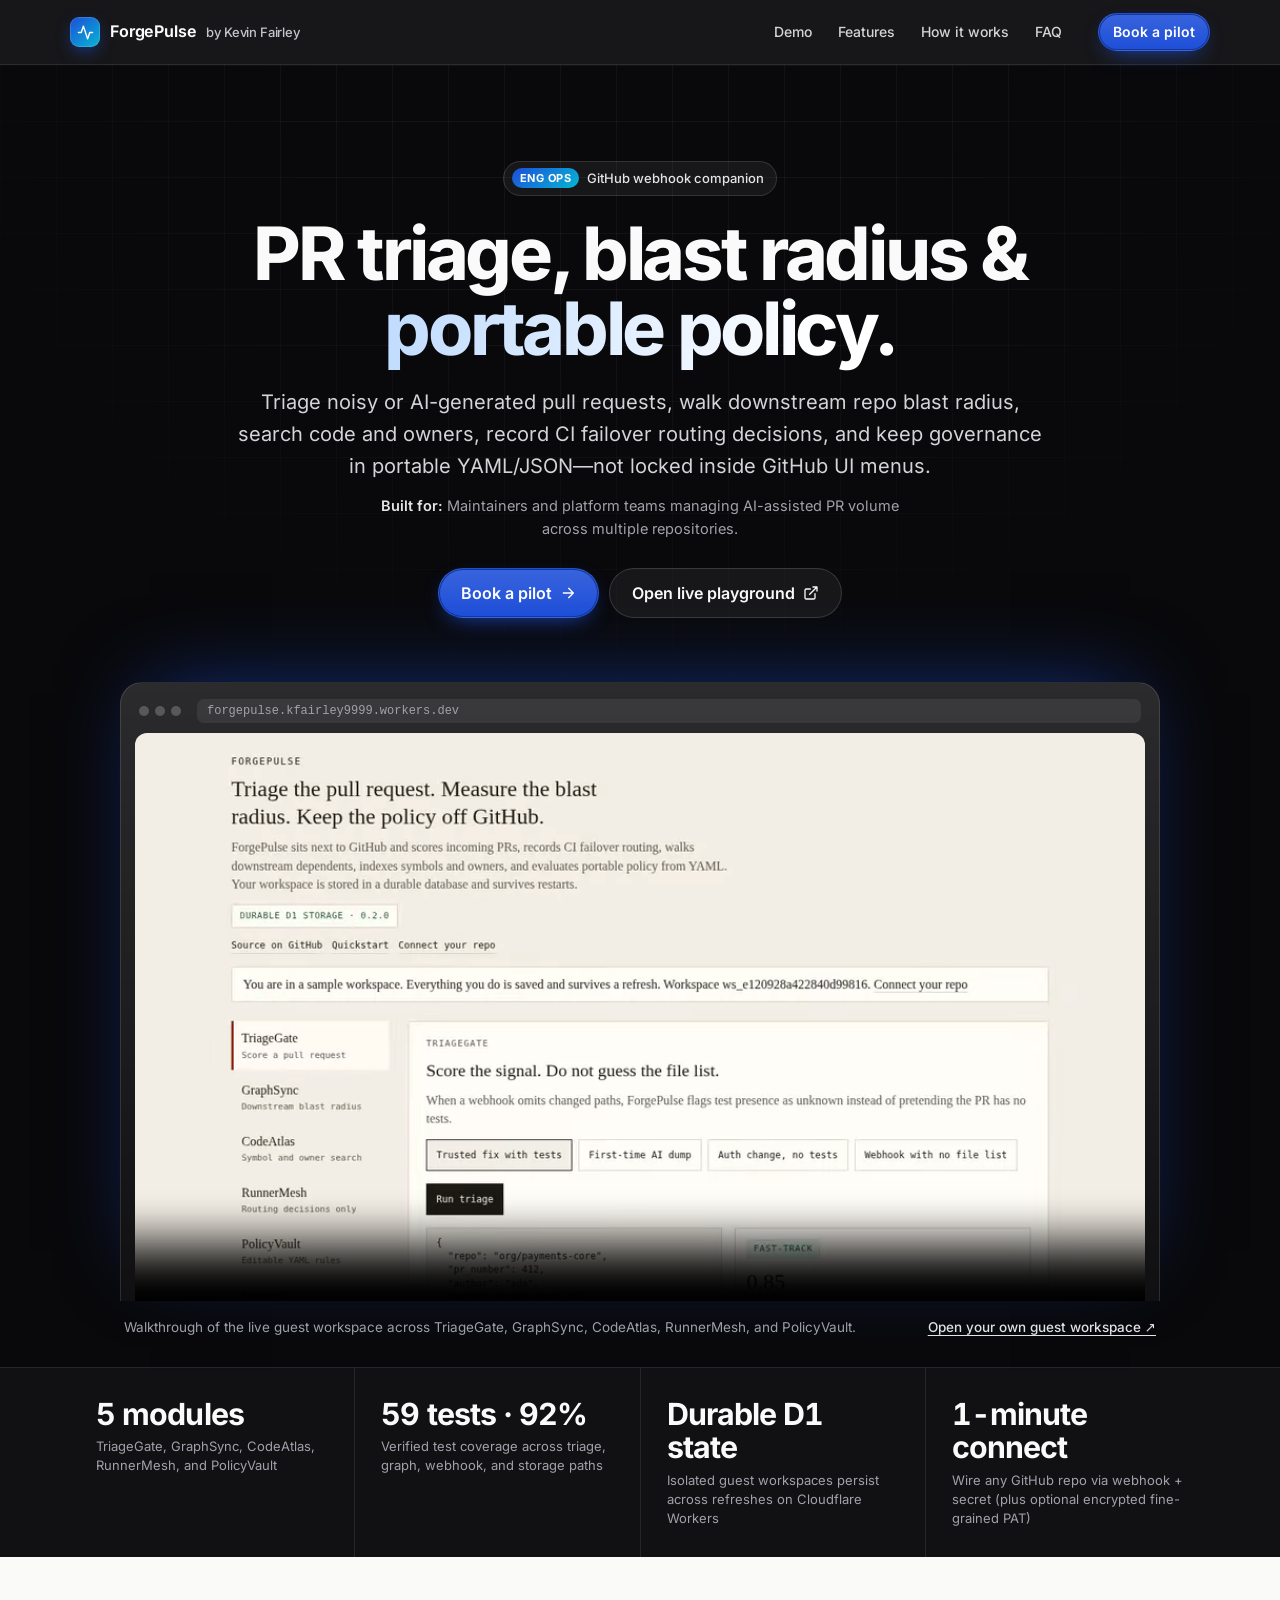
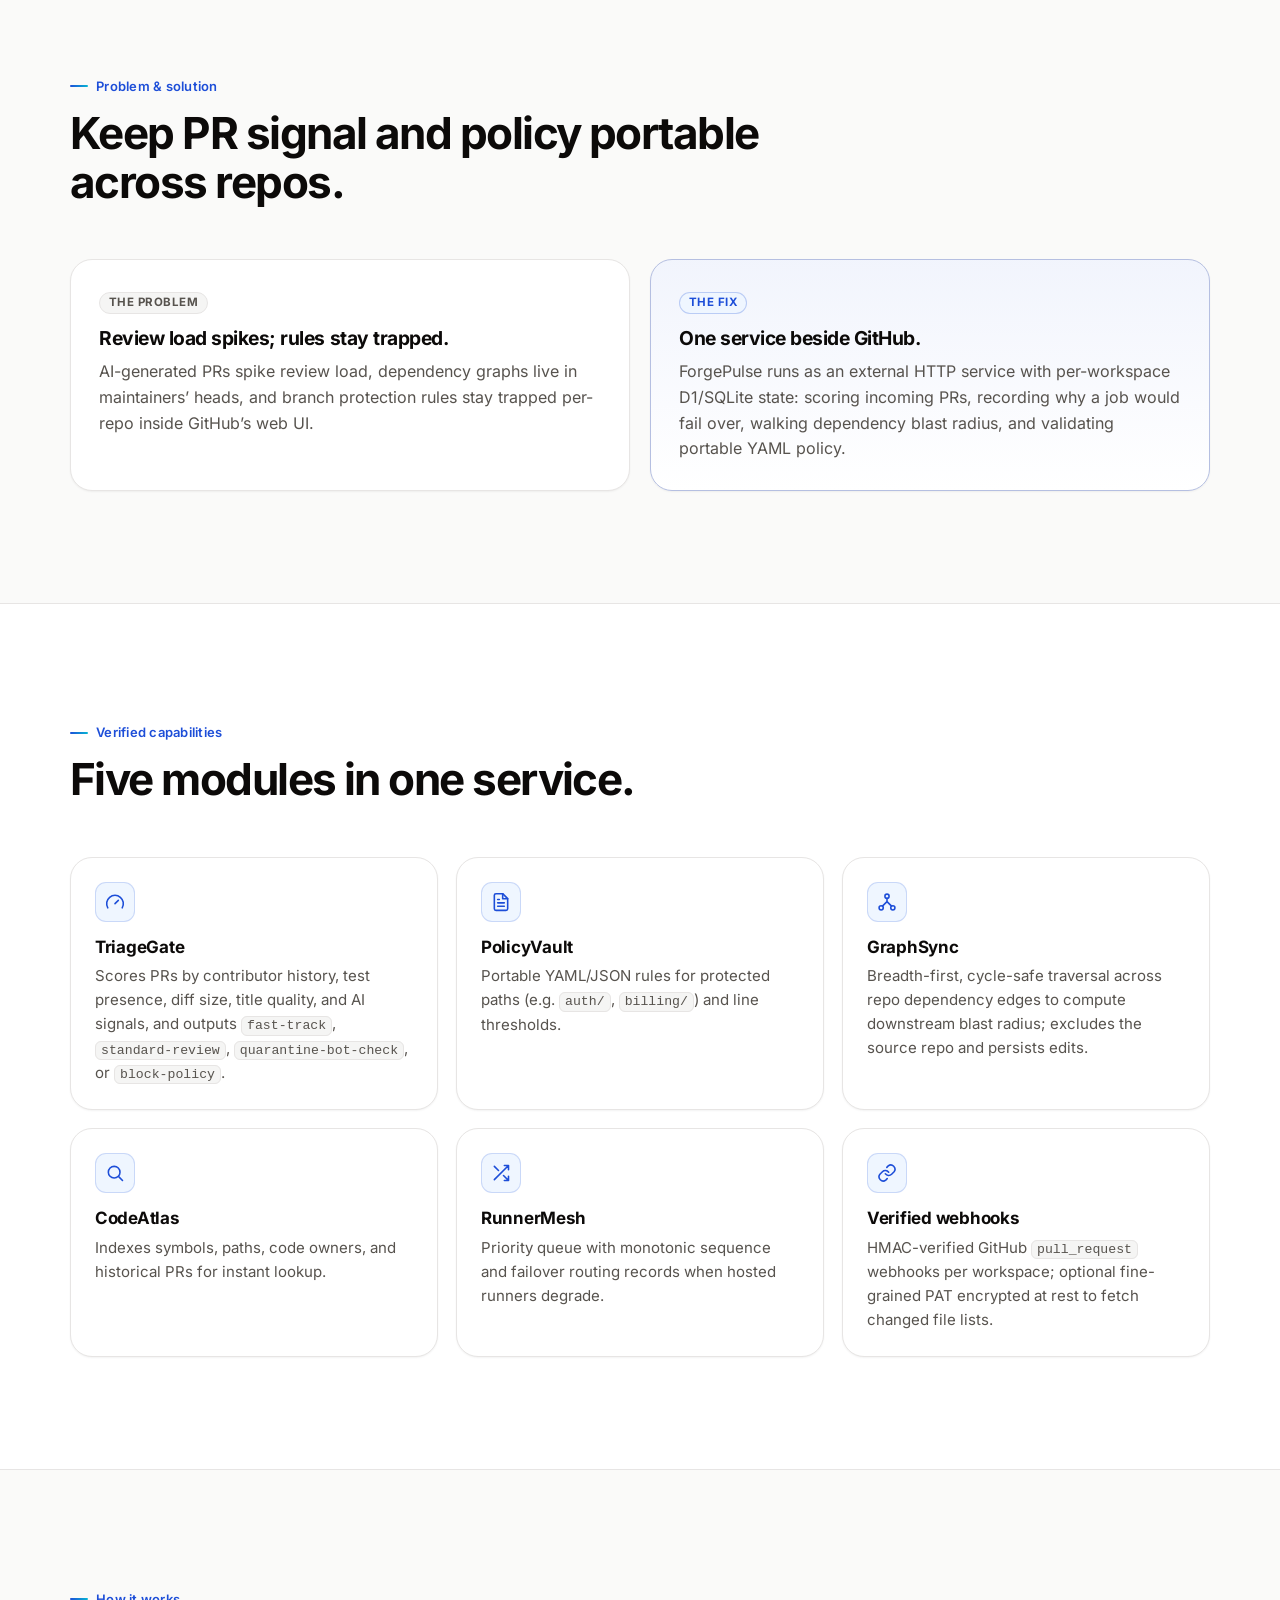
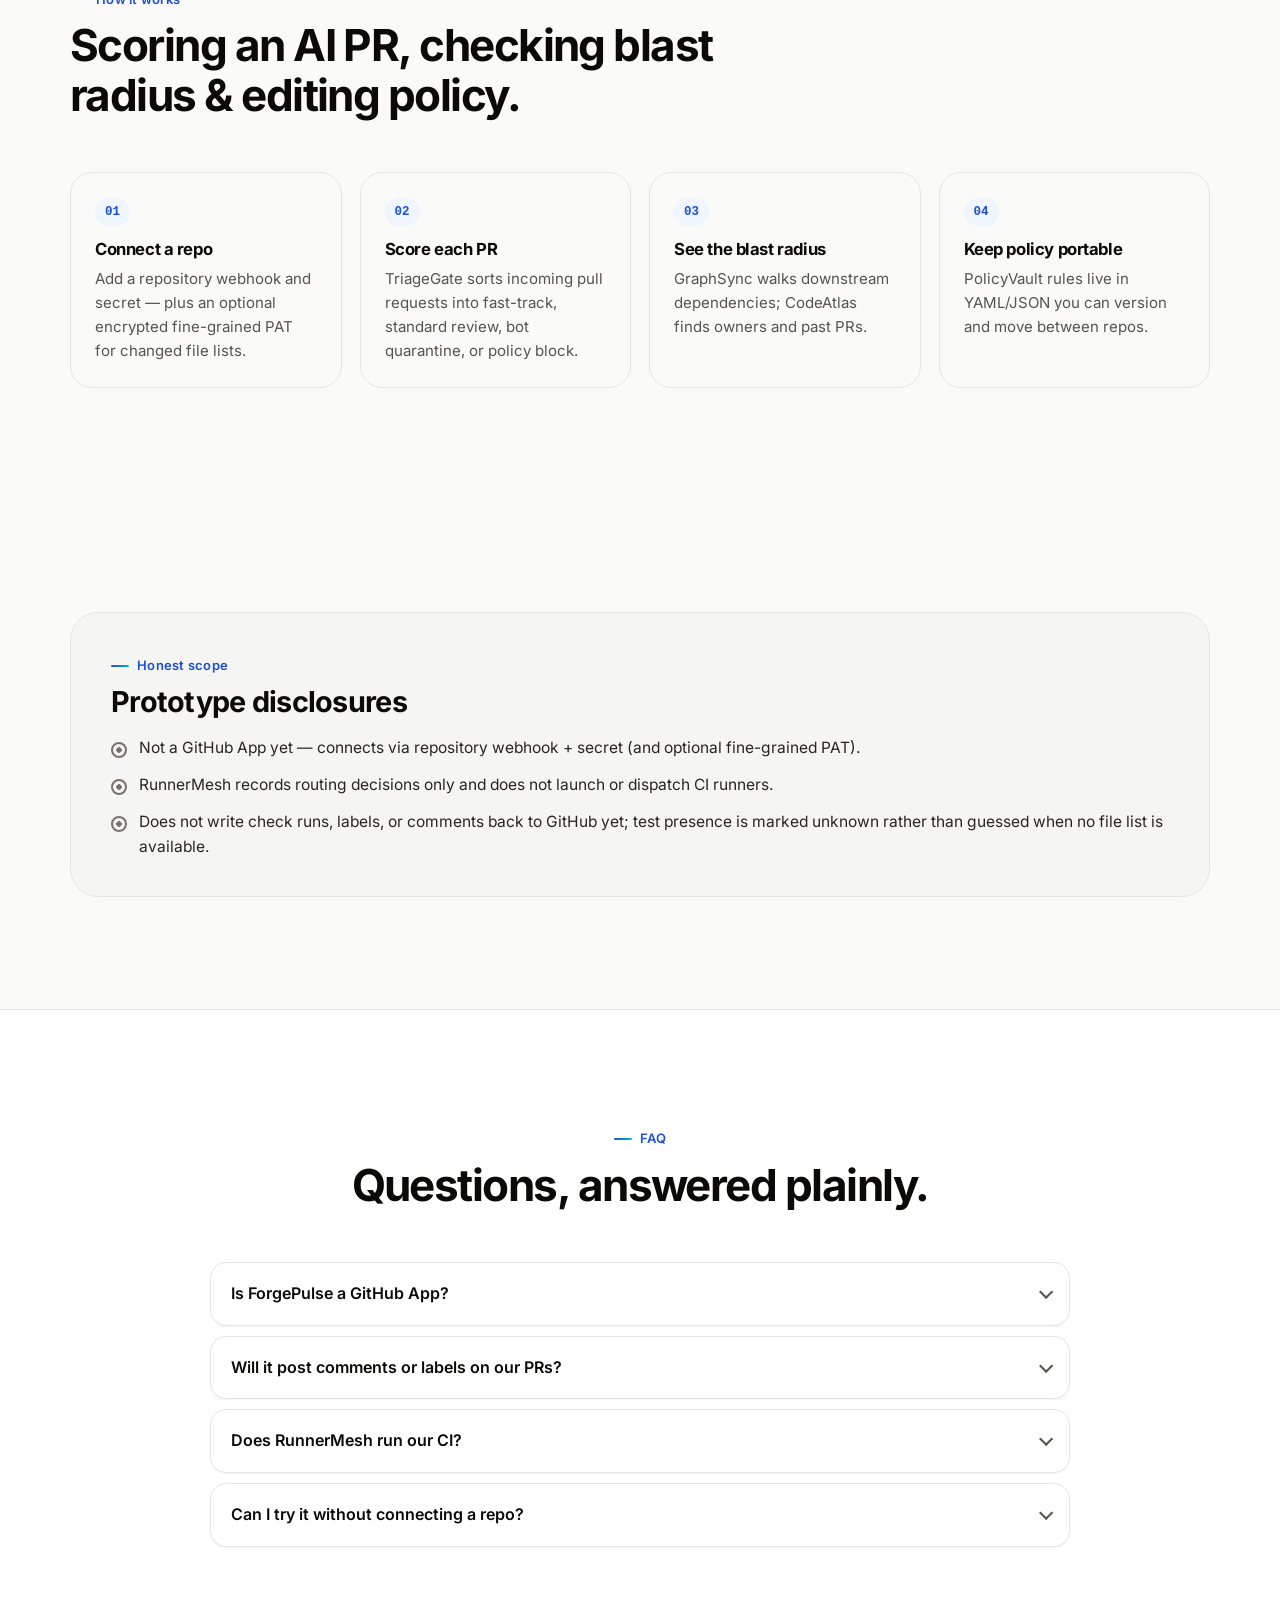
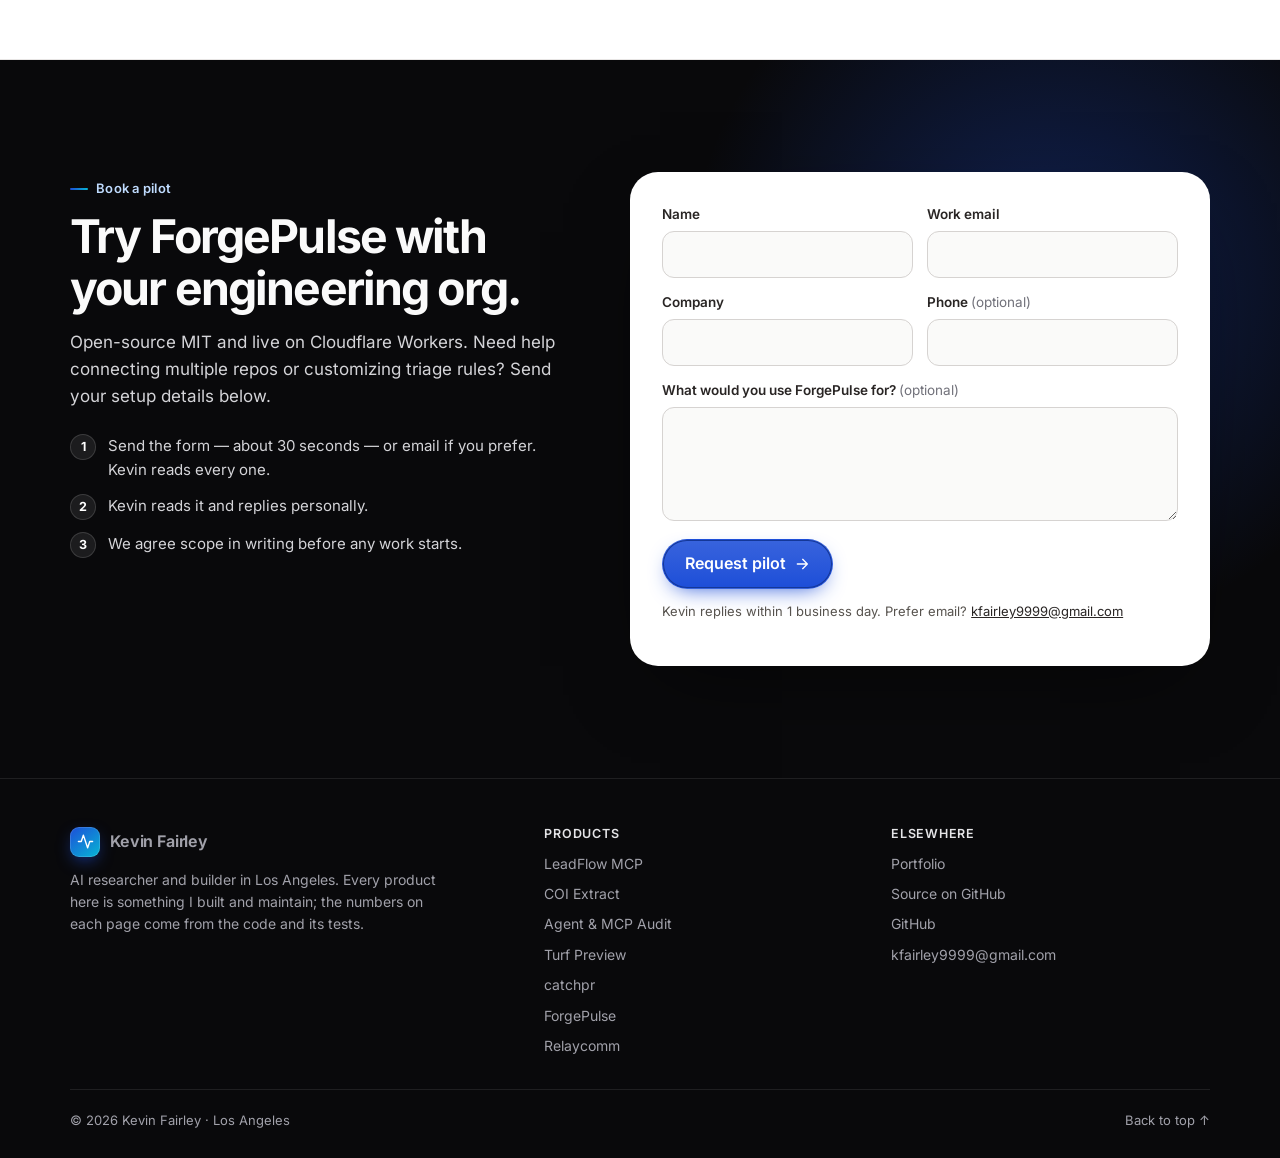
<file: forgepulse/index.html>
<!doctype html>
<html lang="en">
<head>
<meta charset="utf-8">
<meta name="viewport" content="width=device-width,initial-scale=1,viewport-fit=cover">
<title>ForgePulse — PR Triage, Blast Radius &amp; Portable Policy for GitHub</title>
<meta name="description" content="A FastAPI and Cloudflare Workers + D1 service sitting next to GitHub: score noisy PRs, compute downstream blast radius, search code owners, record CI failover routing, and enforce YAML policy.">
<link rel="canonical" href="https://kfairley9999.github.io/forgepulse/">
<meta name="theme-color" content="#09090b">
<meta property="og:type" content="website">
<meta property="og:site_name" content="Kevin Fairley">
<meta property="og:title" content="ForgePulse — PR Triage, Blast Radius &amp; Portable Policy">
<meta property="og:description" content="TriageGate, GraphSync, CodeAtlas, RunnerMesh, and PolicyVault in durable Cloudflare D1 workspaces.">
<meta property="og:url" content="https://kfairley9999.github.io/forgepulse/">
<meta property="og:image" content="https://kfairley9999.github.io/forgepulse/poster.jpg">
<meta name="twitter:card" content="summary_large_image">
<meta name="twitter:title" content="ForgePulse — PR Triage, Blast Radius &amp; Portable Policy">
<meta name="twitter:description" content="5 modules for AI-PR triage, dependency blast radius, and portable YAML policy. 59 tests, 92% coverage.">
<meta name="twitter:image" content="https://kfairley9999.github.io/forgepulse/poster.jpg">
<link rel="icon" href="../assets/favicon.svg" type="image/svg+xml">
<link rel="preload" href="../assets/fonts/inter-normal-latin.woff2" as="font" type="font/woff2" crossorigin>
<link rel="preload" href="poster.jpg" as="image" fetchpriority="high">
<link rel="stylesheet" href="../assets/lp.css">
<style>:root{--accent:#1d4ed8;--accent-2:#06b6d4;--accent-l:#bfdbfe;--accent-soft:#eff6ff}</style>
<script>document.documentElement.classList.add("js")</script>
</head>
<body id="top">
<a class="skip" href="#main">Skip to content</a>
<header class="nav"><div class="wrap nav-in">
<a class="logo" href="./" aria-label="ForgePulse home"><span class="logo-mark"><svg viewBox="0 0 24 24" aria-hidden="true"><path d="M22 12h-4l-3 9L9 3l-3 9H2"/></svg></span><span>ForgePulse</span><small>by Kevin Fairley</small></a>
<nav class="nav-links" aria-label="Page sections"><a href="#demo">Demo</a><a href="#features">Features</a><a href="#how">How it works</a><a href="#faq">FAQ</a></nav>
<a class="btn btn-primary btn-sm" href="#pilot">Book a pilot</a>
</div></header>
<main id="main">
<section class="hero"><div class="wrap hero-in">
<span class="eyebrow"><b>Eng ops</b>GitHub webhook companion</span>
<h1>PR triage, blast radius &amp; <span class="grad">portable policy.</span></h1>
<p class="lede">Triage noisy or AI-generated pull requests, walk downstream repo blast radius, search code and owners, record CI failover routing decisions, and keep governance in portable YAML/JSON—not locked inside GitHub UI menus.</p>
<p class="who"><strong>Built for:</strong> Maintainers and platform teams managing AI-assisted PR volume across multiple repositories.</p>
<div class="ctas"><a class="btn btn-primary btn-lg" href="#pilot">Book a pilot<svg viewBox="0 0 24 24" aria-hidden="true"><path d="M5 12h14M13 5l7 7-7 7"/></svg></a><a class="btn btn-ghost btn-lg" href="https://forgepulse.kfairley9999.workers.dev" target="_blank" rel="noopener">Open live playground<svg viewBox="0 0 24 24" aria-hidden="true"><path d="M15 3h6v6M10 14 21 3M18 13v6a2 2 0 0 1-2 2H5a2 2 0 0 1-2-2V8a2 2 0 0 1 2-2h6"/></svg></a></div>
<div class="frame" id="demo"><div class="frame-bar" aria-hidden="true"><i></i><i></i><i></i><span>forgepulse.kfairley9999.workers.dev</span></div><video data-auto muted playsinline controls preload="none" poster="poster.jpg" width="1280" height="720" aria-label="Walkthrough of the ForgePulse guest workspace"><source src="demo.webm" type="video/webm"><source src="demo.mp4" type="video/mp4"></video></div>
<div class="frame-cap"><span>Walkthrough of the live guest workspace across TriageGate, GraphSync, CodeAtlas, RunnerMesh, and PolicyVault.</span><a href="https://forgepulse.kfairley9999.workers.dev" target="_blank" rel="noopener">Open your own guest workspace ↗</a></div>
</div>
<div class="metrics"><div class="wrap"><ul><li><b>5 modules</b><span>TriageGate, GraphSync, CodeAtlas, RunnerMesh, and PolicyVault</span></li><li><b>59 tests · 92%</b><span>Verified test coverage across triage, graph, webhook, and storage paths</span></li><li><b>Durable D1 state</b><span>Isolated guest workspaces persist across refreshes on Cloudflare Workers</span></li><li><b>1-minute connect</b><span>Wire any GitHub repo via webhook + secret (plus optional encrypted fine-grained PAT)</span></li></ul></div></div>
</section>
<section class="sec" id="problem"><div class="wrap"><div class="head rv"><span class="kicker">Problem &amp; solution</span><h2>Keep PR signal and policy portable across repos.</h2></div>
<div class="ps"><article class="ps-card rv"><span class="tag">The problem</span><h3 style="margin-top:14px">Review load spikes; rules stay trapped.</h3><p>AI-generated PRs spike review load, dependency graphs live in maintainers’ heads, and branch protection rules stay trapped per-repo inside GitHub’s web UI.</p></article>
<article class="ps-card sol rv"><span class="tag">The fix</span><h3 style="margin-top:14px">One service beside GitHub.</h3><p>ForgePulse runs as an external HTTP service with per-workspace D1/SQLite state: scoring incoming PRs, recording why a job would fail over, walking dependency blast radius, and validating portable YAML policy.</p></article></div></div></section><section class="sec sec-alt" id="features"><div class="wrap"><div class="head rv"><span class="kicker">Verified capabilities</span><h2>Five modules in one service.</h2></div><div class="grid3"><article class="feat rv"><div class="ico"><svg viewBox="0 0 24 24" aria-hidden="true"><path d="m12 14 4-4"/><path d="M3.34 19a10 10 0 1 1 17.32 0"/></svg></div><h3>TriageGate</h3><p>Scores PRs by contributor history, test presence, diff size, title quality, and AI signals, and outputs <code>fast-track</code>, <code>standard-review</code>, <code>quarantine-bot-check</code>, or <code>block-policy</code>.</p></article><article class="feat rv"><div class="ico"><svg viewBox="0 0 24 24" aria-hidden="true"><path d="M14 2H6a2 2 0 0 0-2 2v16a2 2 0 0 0 2 2h12a2 2 0 0 0 2-2V8z"/><path d="M14 2v6h6M16 13H8M16 17H8M10 9H8"/></svg></div><h3>PolicyVault</h3><p>Portable YAML/JSON rules for protected paths (e.g. <code>auth/</code>, <code>billing/</code>) and line thresholds.</p></article><article class="feat rv"><div class="ico"><svg viewBox="0 0 24 24" aria-hidden="true"><circle cx="12" cy="5" r="2.5"/><circle cx="5" cy="19" r="2.5"/><circle cx="19" cy="19" r="2.5"/><path d="M12 7.5v4M12 11.5 6.5 17M12 11.5l5.5 5.5"/></svg></div><h3>GraphSync</h3><p>Breadth-first, cycle-safe traversal across repo dependency edges to compute downstream blast radius; excludes the source repo and persists edits.</p></article><article class="feat rv"><div class="ico"><svg viewBox="0 0 24 24" aria-hidden="true"><circle cx="11" cy="11" r="7"/><path d="m21 21-4.3-4.3"/></svg></div><h3>CodeAtlas</h3><p>Indexes symbols, paths, code owners, and historical PRs for instant lookup.</p></article><article class="feat rv"><div class="ico"><svg viewBox="0 0 24 24" aria-hidden="true"><path d="M16 3h5v5M4 20 21 3M21 16v5h-5M15 15l6 6M4 4l5 5"/></svg></div><h3>RunnerMesh</h3><p>Priority queue with monotonic sequence and failover routing records when hosted runners degrade.</p></article><article class="feat rv"><div class="ico"><svg viewBox="0 0 24 24" aria-hidden="true"><path d="M10 13a5 5 0 0 0 7.5.5l3-3a5 5 0 0 0-7-7l-1.7 1.7"/><path d="M14 11a5 5 0 0 0-7.5-.5l-3 3a5 5 0 0 0 7 7l1.7-1.7"/></svg></div><h3>Verified webhooks</h3><p>HMAC-verified GitHub <code>pull_request</code> webhooks per workspace; optional fine-grained PAT encrypted at rest to fetch changed file lists.</p></article></div></div></section><section class="sec" id="how"><div class="wrap"><div class="head rv"><span class="kicker">How it works</span><h2>Scoring an AI PR, checking blast radius &amp; editing policy.</h2></div><ol class="steps" style="--n:4"><li class="step rv"><h3>Connect a repo</h3><p>Add a repository webhook and secret — plus an optional encrypted fine-grained PAT for changed file lists.</p></li><li class="step rv"><h3>Score each PR</h3><p>TriageGate sorts incoming pull requests into fast-track, standard review, bot quarantine, or policy block.</p></li><li class="step rv"><h3>See the blast radius</h3><p>GraphSync walks downstream dependencies; CodeAtlas finds owners and past PRs.</p></li><li class="step rv"><h3>Keep policy portable</h3><p>PolicyVault rules live in YAML/JSON you can version and move between repos.</p></li></ol></div></section><section class="sec" id="scope"><div class="wrap"><div class="limits rv"><span class="kicker">Honest scope</span><h2>Prototype disclosures</h2><ul><li>Not a GitHub App yet — connects via repository webhook + secret (and optional fine-grained PAT).</li><li>RunnerMesh records routing decisions only and does not launch or dispatch CI runners.</li><li>Does not write check runs, labels, or comments back to GitHub yet; test presence is marked unknown rather than guessed when no file list is available.</li></ul></div></div></section><section class="sec sec-alt" id="faq"><div class="wrap"><div class="head center rv"><span class="kicker">FAQ</span><h2>Questions, answered plainly.</h2></div><div class="faq"><details class="rv"><summary>Is ForgePulse a GitHub App?</summary><p>Not yet. It connects through a repository webhook and secret, with an optional fine-grained PAT.</p></details><details class="rv"><summary>Will it post comments or labels on our PRs?</summary><p>Not yet. It does not write check runs, labels, or comments back to GitHub.</p></details><details class="rv"><summary>Does RunnerMesh run our CI?</summary><p>No. It records routing decisions only; it does not launch or dispatch runners.</p></details><details class="rv"><summary>Can I try it without connecting a repo?</summary><p>Yes. The live playground gives you an isolated guest workspace that persists across refreshes.</p></details></div></div></section>
<section class="sec cta-sec" id="pilot"><div class="wrap cta-grid">
<div class="cta-copy rv"><span class="kicker">Book a pilot</span><h2>Try ForgePulse with your engineering org.</h2><p>Open-source MIT and live on Cloudflare Workers. Need help connecting multiple repos or customizing triage rules? Send your setup details below.</p><ol class="next"><li><b>1</b><span>Send the form — about 30 seconds — or email if you prefer. Kevin reads every one.</span></li><li><b>2</b><span>Kevin reads it and replies personally.</span></li><li><b>3</b><span>We agree scope in writing before any work starts.</span></li></ol></div>
<form class="form rv" id="lead-form" data-lead data-product="ForgePulse" novalidate action="https://coi-leads.kfairley9999.workers.dev/lead" method="post">
<div class="fgrid">
<div class="field"><label for="f-name">Name</label><input id="f-name" name="name" autocomplete="name" required minlength="2" maxlength="120"></div>
<div class="field"><label for="f-email">Work email</label><input id="f-email" name="email" type="email" autocomplete="email" inputmode="email" required maxlength="200"></div>
<div class="field"><label for="f-co">Company</label><input id="f-co" name="company" autocomplete="organization" required minlength="2" maxlength="160"></div>
<div class="field"><label for="f-phone">Phone <span class="opt">(optional)</span></label><input id="f-phone" name="phone" type="tel" autocomplete="tel" inputmode="tel" maxlength="40"></div>
<div class="field full"><label for="f-msg">What would you use ForgePulse for? <span class="opt">(optional)</span></label><textarea id="f-msg" name="message" rows="4" maxlength="2000"></textarea></div>
<div class="hp" aria-hidden="true"><label for="f-web">Leave this empty</label><input id="f-web" name="website" tabindex="-1" autocomplete="off"></div>
</div>
<div class="factions"><button class="btn btn-primary btn-lg" type="submit">Request pilot<svg viewBox="0 0 24 24" aria-hidden="true"><path d="M5 12h14M13 5l7 7-7 7"/></svg></button><p class="fnote">Kevin replies within 1 business day. Prefer email? <a href="mailto:kfairley9999@gmail.com">kfairley9999@gmail.com</a></p></div>
<div class="fstatus" data-status role="status" aria-live="polite"></div>
</form>
</div></div></section>
</main>
<footer class="foot"><div class="wrap"><div class="foot-grid">
<div><a class="logo" href="/" aria-label="Kevin Fairley portfolio"><span class="logo-mark"><svg viewBox="0 0 24 24" aria-hidden="true"><path d="M22 12h-4l-3 9L9 3l-3 9H2"/></svg></span><span>Kevin Fairley</span></a>
<p class="about">AI researcher and builder in Los Angeles. Every product here is something I built and maintain; the numbers on each page come from the code and its tests.</p></div>
<div><h2 class="fh">Products</h2><ul><li><a href="/leadflow-mcp/">LeadFlow MCP</a></li><li><a href="/coi-demo-site/">COI Extract</a></li><li><a href="/audit/">Agent &amp; MCP Audit</a></li><li><a href="/turf-preview/">Turf Preview</a></li><li><a href="/catchpr/">catchpr</a></li><li><a href="/forgepulse/" aria-current=page>ForgePulse</a></li><li><a href="/relaycomm/">Relaycomm</a></li></ul></div>
<div><h2 class="fh">Elsewhere</h2><ul><li><a href="/">Portfolio</a></li><li><a href="https://github.com/kfairley9999/forgepulse" target="_blank" rel="noopener">Source on GitHub</a></li><li><a href="https://github.com/kfairley9999" target="_blank" rel="noopener">GitHub</a></li><li><a href="mailto:kfairley9999@gmail.com">kfairley9999@gmail.com</a></li></ul></div>
</div><div class="foot-bot"><span>© <span id="year">2026</span> Kevin Fairley · Los Angeles</span><a href="#top">Back to top ↑</a></div></div></footer>
<div class="mcta"><a class="btn btn-primary" href="#pilot">Book a pilot</a></div>
<script src="../assets/lp.js" defer></script>
<script src="../assets/lead.js" defer></script>
</body>
</html>
</file>
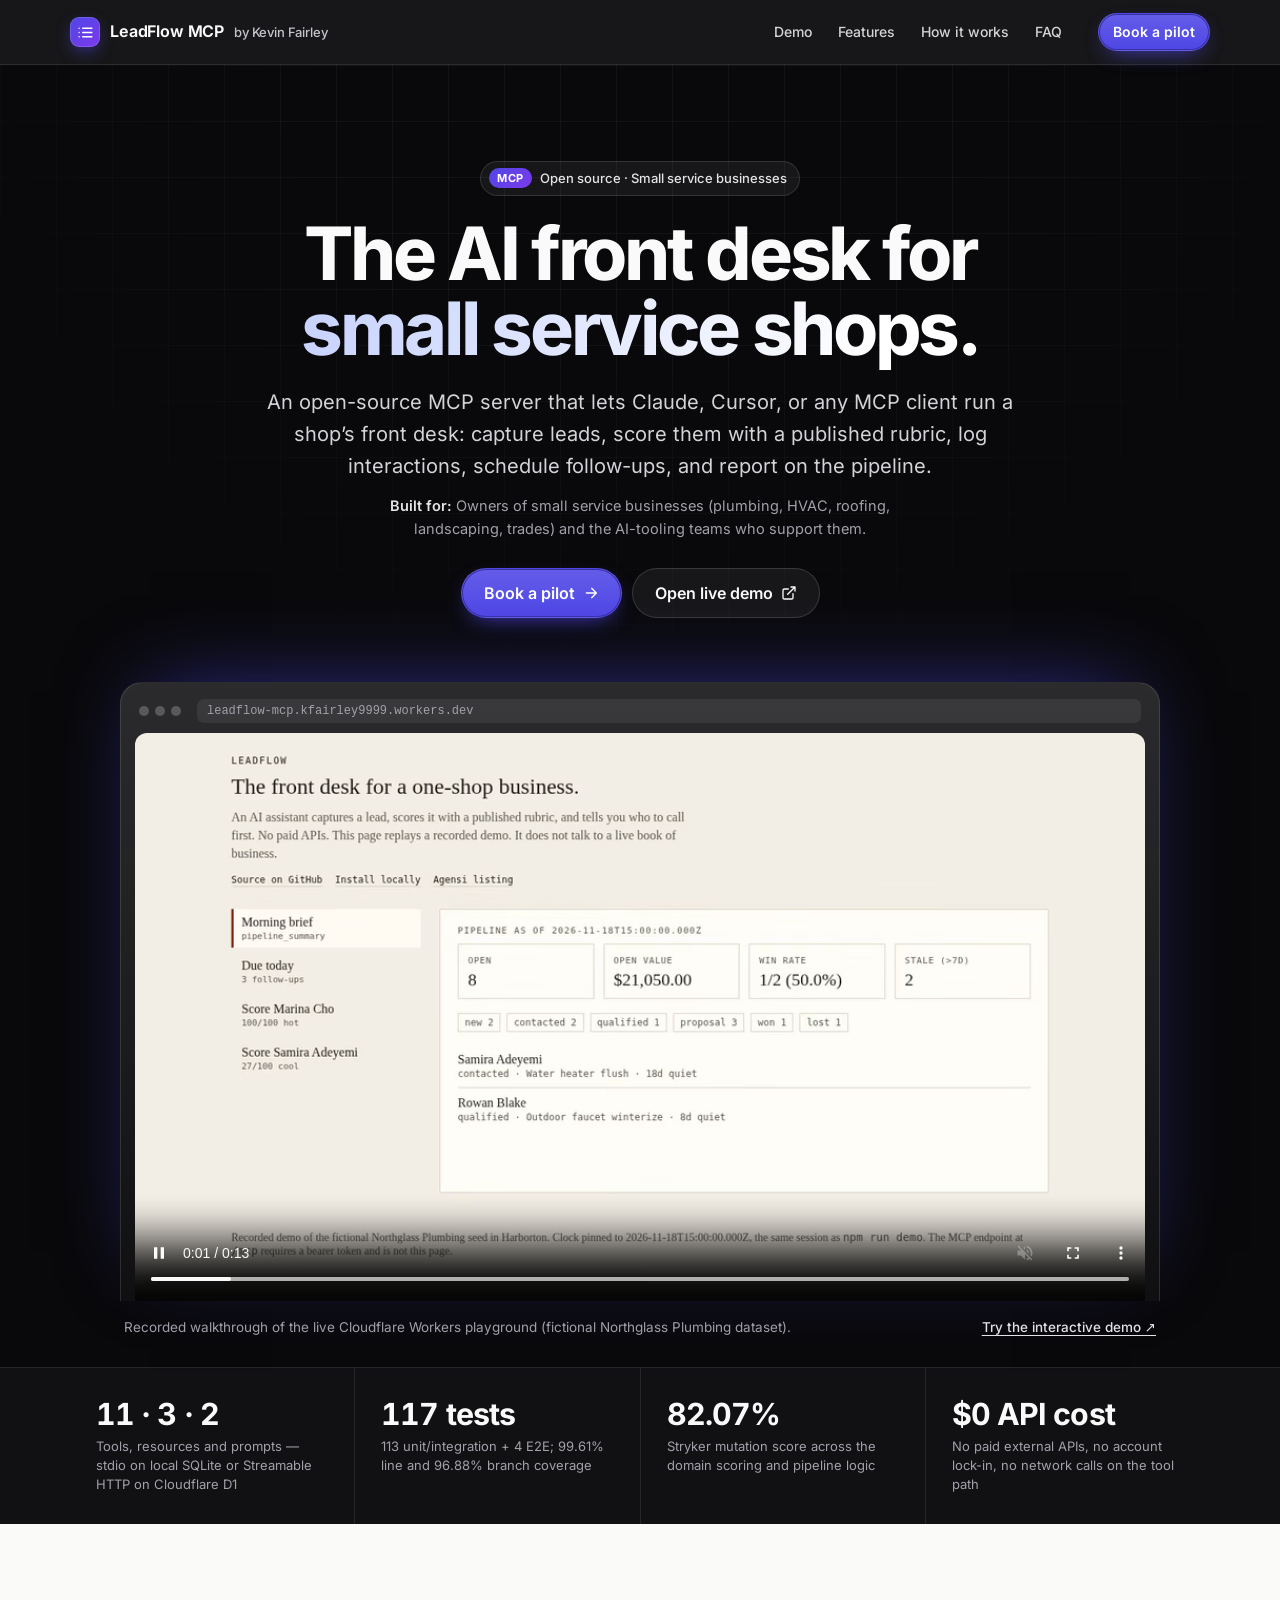
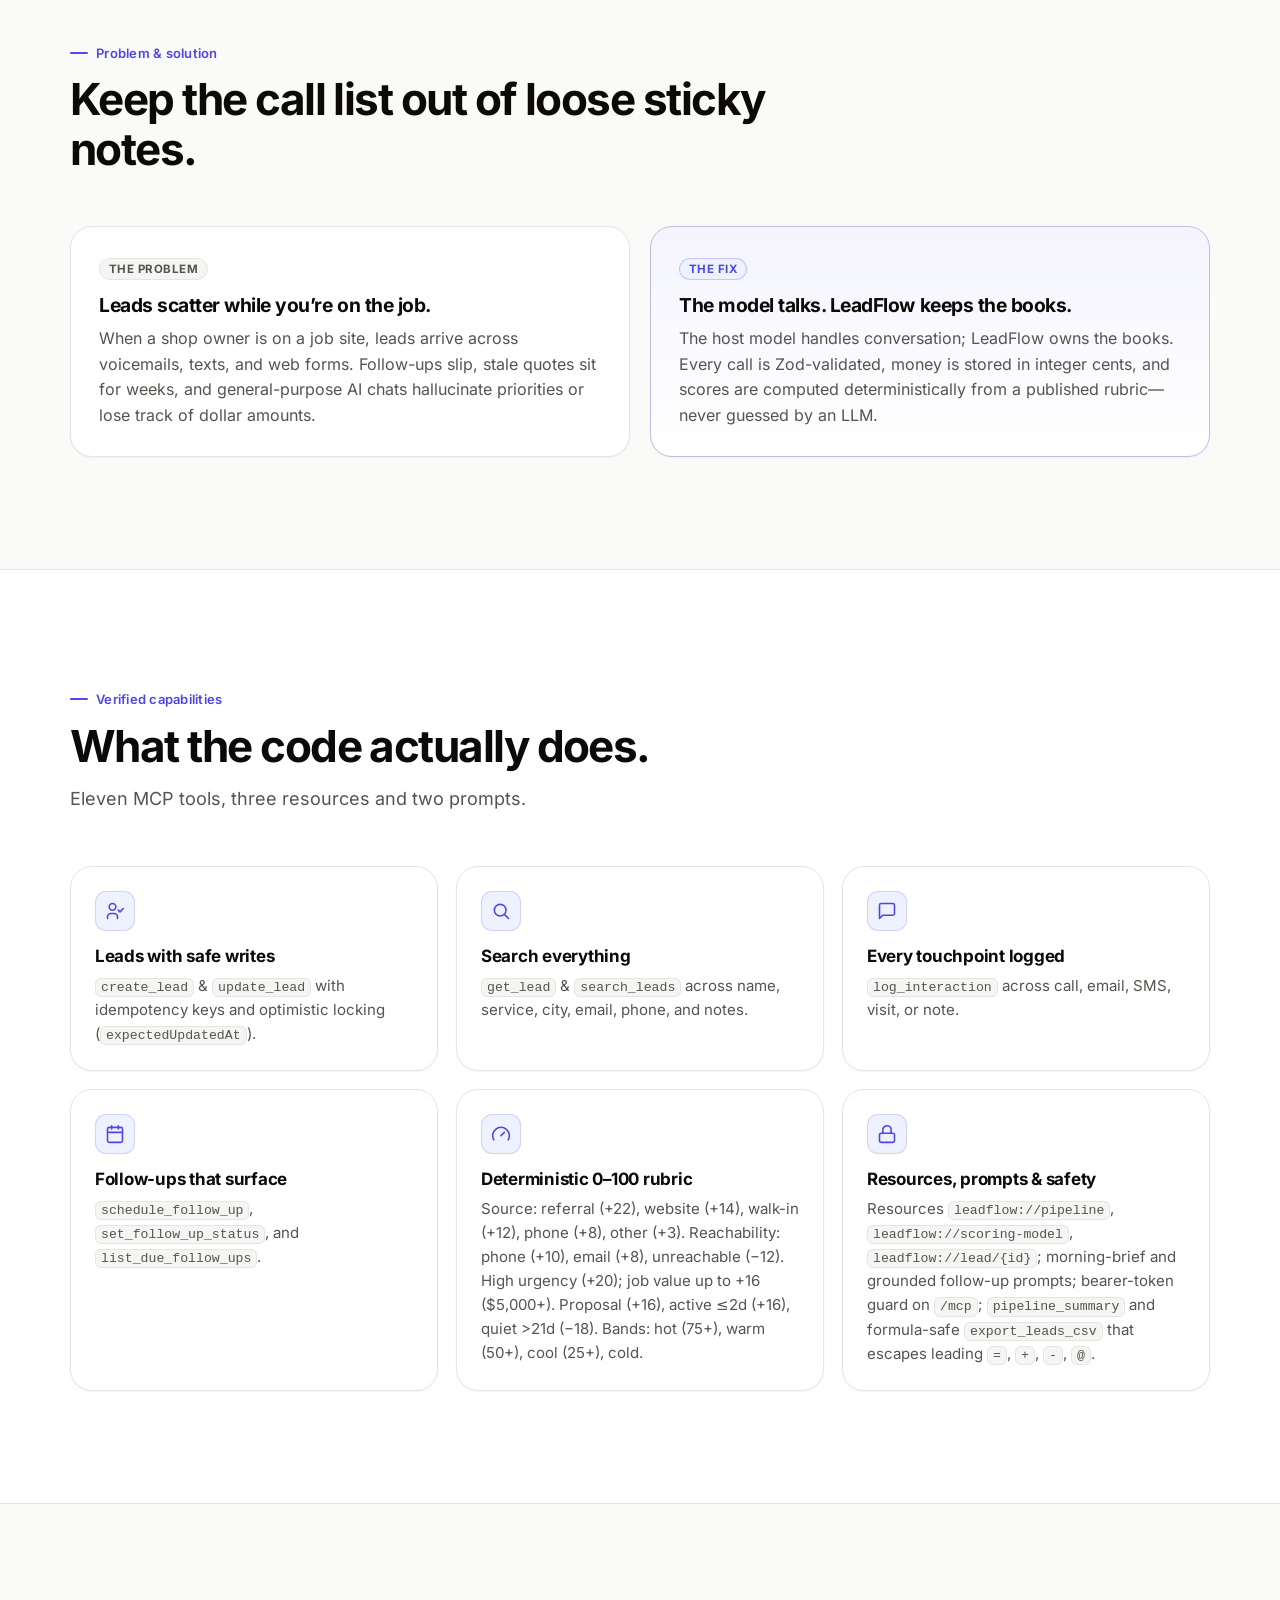
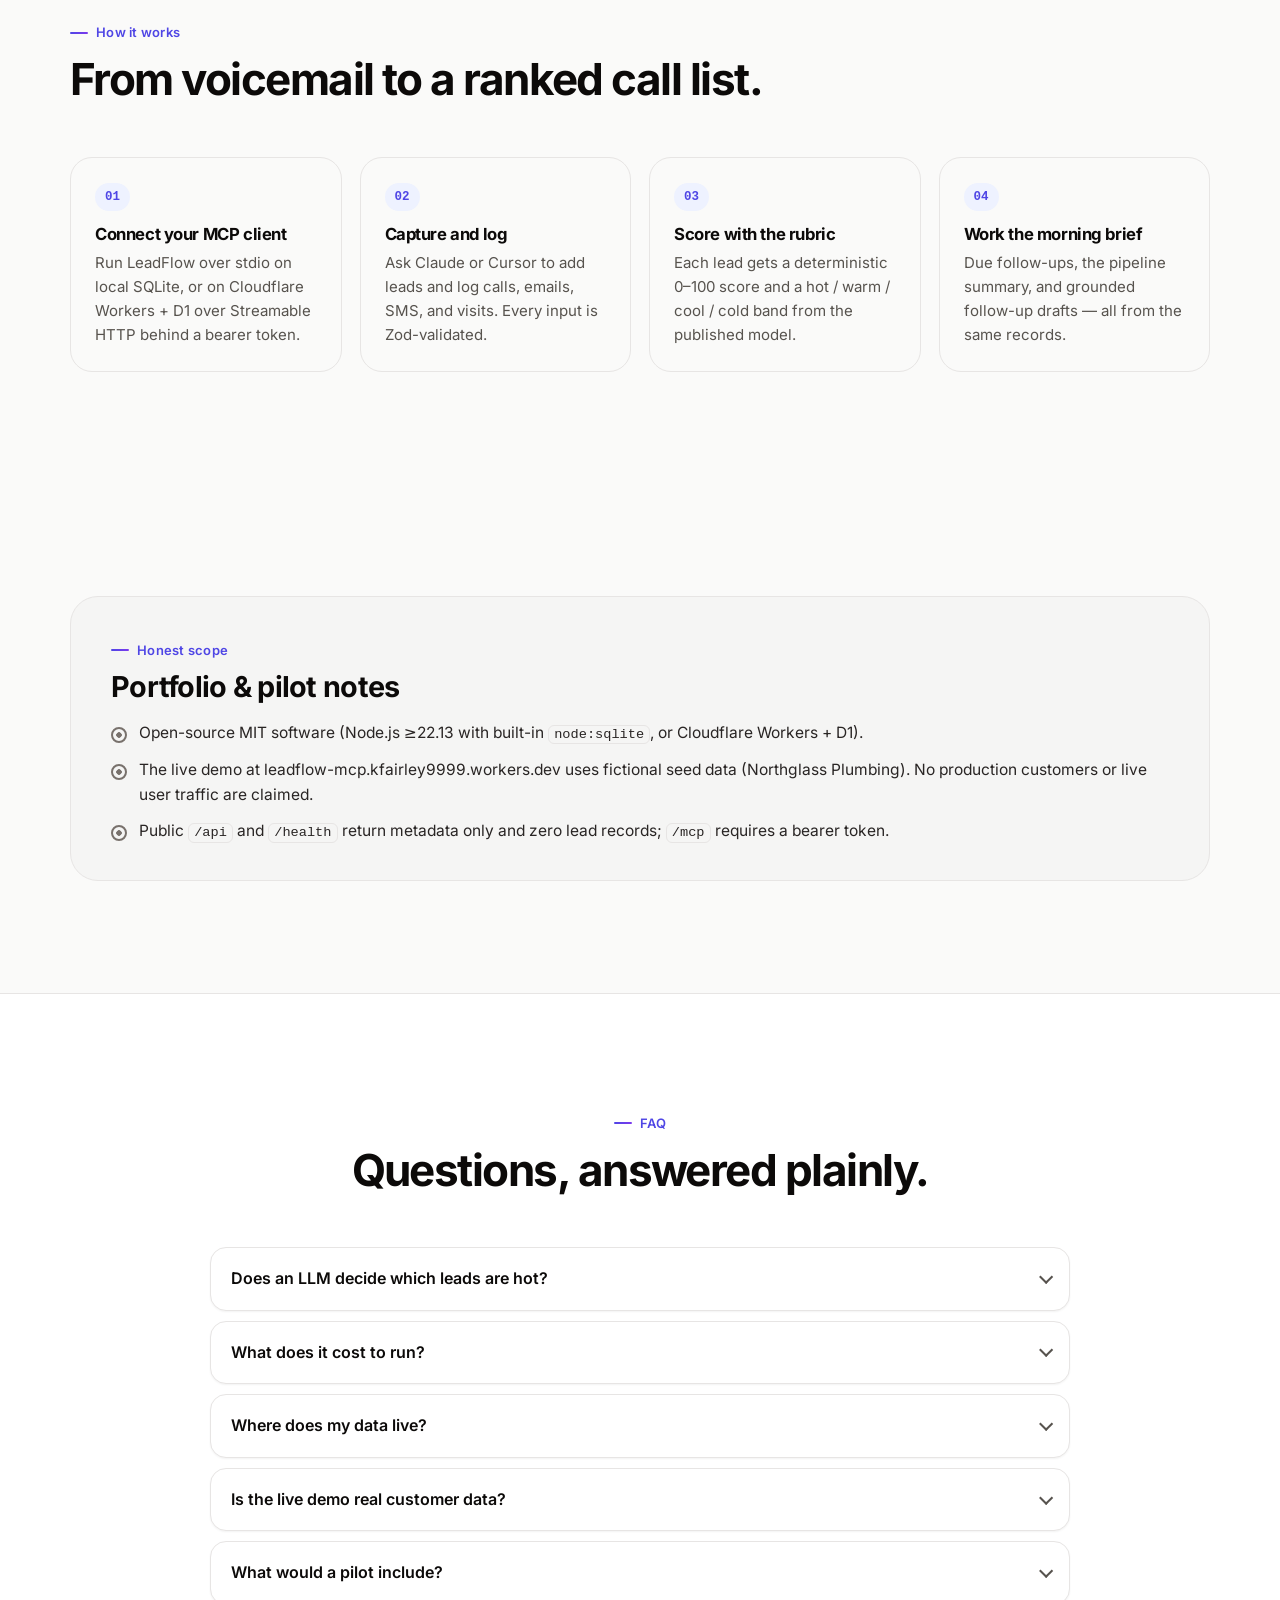
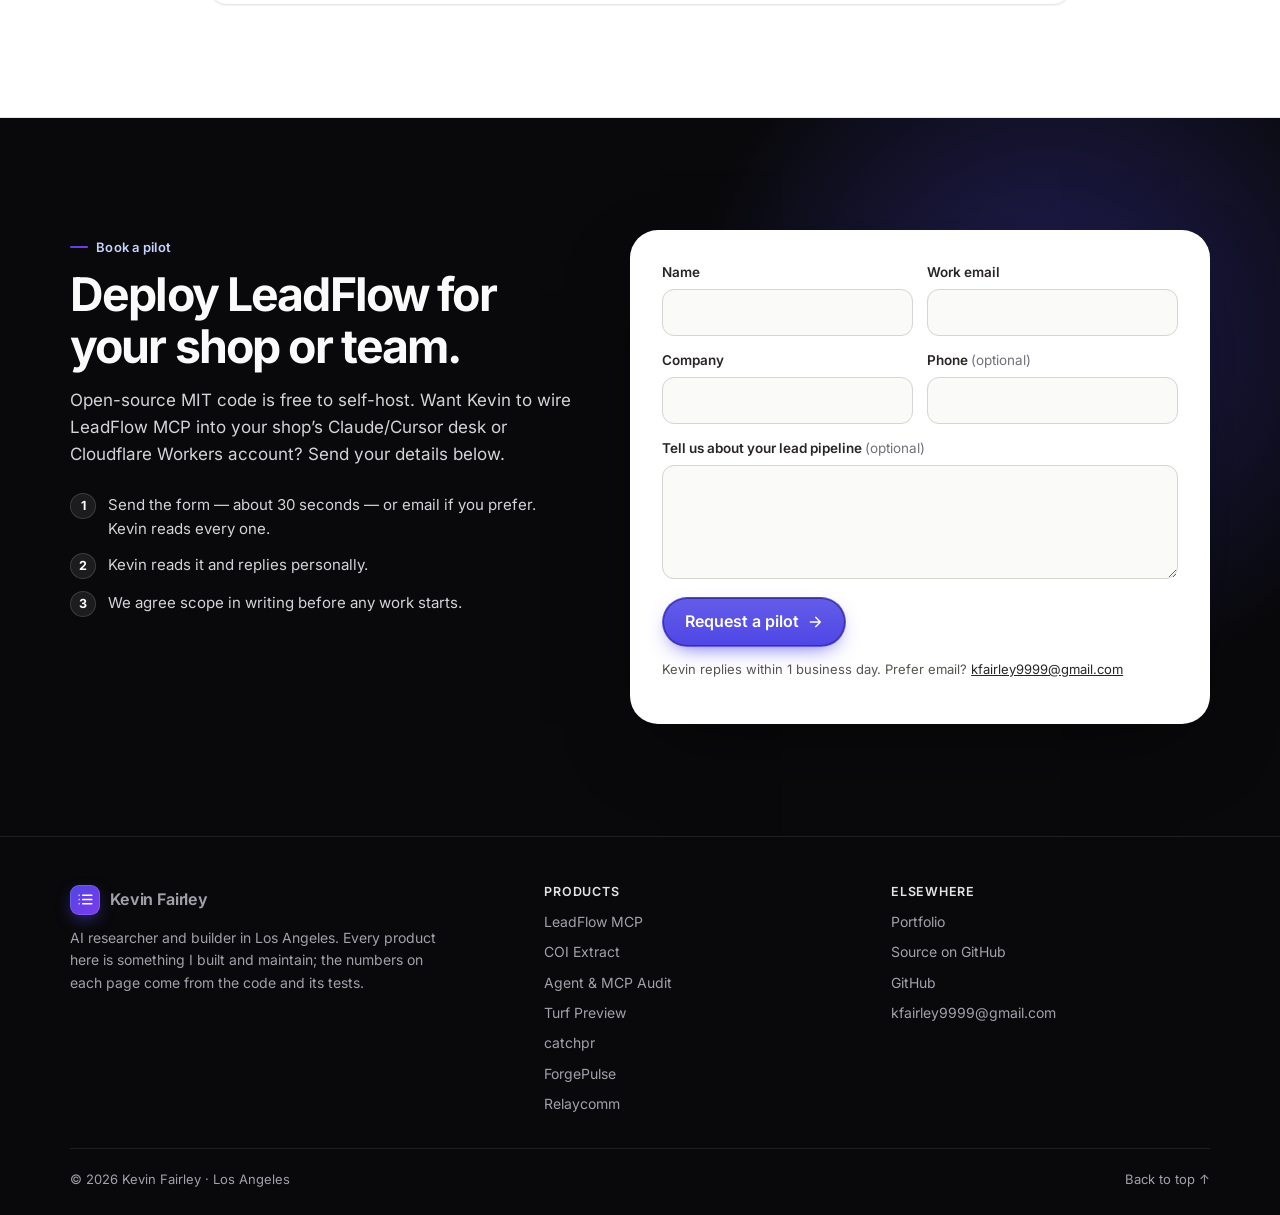
<file: leadflow-mcp/index.html>
<!doctype html>
<html lang="en">
<head>
<meta charset="utf-8">
<meta name="viewport" content="width=device-width,initial-scale=1,viewport-fit=cover">
<title>LeadFlow MCP — AI Front Desk for Small Service Businesses</title>
<meta name="description" content="An open-source MCP server that runs a one-shop service business pipeline: 11 tools, deterministic lead scoring, follow-ups, and SQLite/D1 storage with zero paid APIs.">
<link rel="canonical" href="https://kfairley9999.github.io/leadflow-mcp/">
<meta name="theme-color" content="#09090b">
<meta property="og:type" content="website">
<meta property="og:site_name" content="Kevin Fairley">
<meta property="og:title" content="LeadFlow MCP — AI Front Desk for Small Service Businesses">
<meta property="og:description" content="Capture leads, score them with a published rubric, log interactions, and track due follow-ups from Claude, Cursor, or any MCP client.">
<meta property="og:url" content="https://kfairley9999.github.io/leadflow-mcp/">
<meta property="og:image" content="https://kfairley9999.github.io/leadflow-mcp/poster.jpg">
<meta name="twitter:card" content="summary_large_image">
<meta name="twitter:title" content="LeadFlow MCP — AI Front Desk for Small Service Businesses">
<meta name="twitter:description" content="11 MCP tools, deterministic scoring rubric, SQLite/D1 storage, 117 passing tests.">
<meta name="twitter:image" content="https://kfairley9999.github.io/leadflow-mcp/poster.jpg">
<link rel="icon" href="../assets/favicon.svg" type="image/svg+xml">
<link rel="preload" href="../assets/fonts/inter-normal-latin.woff2" as="font" type="font/woff2" crossorigin>
<link rel="preload" href="poster.jpg" as="image" fetchpriority="high">
<link rel="stylesheet" href="../assets/lp.css">
<style>:root{--accent:#4f46e5;--accent-2:#7c3aed;--accent-l:#c7d2fe;--accent-soft:#eef2ff}</style>
<script>document.documentElement.classList.add("js")</script>
</head>
<body id="top">
<a class="skip" href="#main">Skip to content</a>
<header class="nav"><div class="wrap nav-in">
<a class="logo" href="./" aria-label="LeadFlow MCP home"><span class="logo-mark"><svg viewBox="0 0 24 24" aria-hidden="true"><path d="M8 6h13M8 12h13M8 18h13M3 6h.01M3 12h.01M3 18h.01"/></svg></span><span>LeadFlow MCP</span><small>by Kevin Fairley</small></a>
<nav class="nav-links" aria-label="Page sections"><a href="#demo">Demo</a><a href="#features">Features</a><a href="#how">How it works</a><a href="#faq">FAQ</a></nav>
<a class="btn btn-primary btn-sm" href="#pilot">Book a pilot</a>
</div></header>
<main id="main">
<section class="hero"><div class="wrap hero-in">
<span class="eyebrow"><b>MCP</b>Open source · Small service businesses</span>
<h1>The AI front desk for <span class="grad">small service shops.</span></h1>
<p class="lede">An open-source MCP server that lets Claude, Cursor, or any MCP client run a shop’s front desk: capture leads, score them with a published rubric, log interactions, schedule follow-ups, and report on the pipeline.</p>
<p class="who"><strong>Built for:</strong> Owners of small service businesses (plumbing, HVAC, roofing, landscaping, trades) and the AI-tooling teams who support them.</p>
<div class="ctas"><a class="btn btn-primary btn-lg" href="#pilot">Book a pilot<svg viewBox="0 0 24 24" aria-hidden="true"><path d="M5 12h14M13 5l7 7-7 7"/></svg></a><a class="btn btn-ghost btn-lg" href="https://leadflow-mcp.kfairley9999.workers.dev" target="_blank" rel="noopener">Open live demo<svg viewBox="0 0 24 24" aria-hidden="true"><path d="M15 3h6v6M10 14 21 3M18 13v6a2 2 0 0 1-2 2H5a2 2 0 0 1-2-2V8a2 2 0 0 1 2-2h6"/></svg></a></div>
<div class="frame" id="demo"><div class="frame-bar" aria-hidden="true"><i></i><i></i><i></i><span>leadflow-mcp.kfairley9999.workers.dev</span></div><video data-auto muted playsinline controls preload="none" poster="poster.jpg" width="1280" height="720" aria-label="Walkthrough of the LeadFlow MCP playground"><source src="demo.webm" type="video/webm"><source src="demo.mp4" type="video/mp4"></video></div>
<div class="frame-cap"><span>Recorded walkthrough of the live Cloudflare Workers playground (fictional Northglass Plumbing dataset).</span><a href="https://leadflow-mcp.kfairley9999.workers.dev" target="_blank" rel="noopener">Try the interactive demo ↗</a></div>
</div>
<div class="metrics"><div class="wrap"><ul><li><b>11 · 3 · 2</b><span>Tools, resources and prompts — stdio on local SQLite or Streamable HTTP on Cloudflare D1</span></li><li><b>117 tests</b><span>113 unit/integration + 4 E2E; 99.61% line and 96.88% branch coverage</span></li><li><b>82.07%</b><span>Stryker mutation score across the domain scoring and pipeline logic</span></li><li><b>$0 API cost</b><span>No paid external APIs, no account lock-in, no network calls on the tool path</span></li></ul></div></div>
</section>
<section class="sec" id="problem"><div class="wrap"><div class="head rv"><span class="kicker">Problem &amp; solution</span><h2>Keep the call list out of loose sticky notes.</h2></div>
<div class="ps"><article class="ps-card rv"><span class="tag">The problem</span><h3 style="margin-top:14px">Leads scatter while you’re on the job.</h3><p>When a shop owner is on a job site, leads arrive across voicemails, texts, and web forms. Follow-ups slip, stale quotes sit for weeks, and general-purpose AI chats hallucinate priorities or lose track of dollar amounts.</p></article>
<article class="ps-card sol rv"><span class="tag">The fix</span><h3 style="margin-top:14px">The model talks. LeadFlow keeps the books.</h3><p>The host model handles conversation; LeadFlow owns the books. Every call is Zod-validated, money is stored in integer cents, and scores are computed deterministically from a published rubric—never guessed by an LLM.</p></article></div></div></section><section class="sec sec-alt" id="features"><div class="wrap"><div class="head rv"><span class="kicker">Verified capabilities</span><h2>What the code actually does.</h2><p>Eleven MCP tools, three resources and two prompts.</p></div><div class="grid3"><article class="feat rv"><div class="ico"><svg viewBox="0 0 24 24" aria-hidden="true"><circle cx="9" cy="7" r="4"/><path d="M3 21v-2a4 4 0 0 1 4-4h4a4 4 0 0 1 4 4v2M16 11l2 2 4-4"/></svg></div><h3>Leads with safe writes</h3><p><code>create_lead</code> &amp; <code>update_lead</code> with idempotency keys and optimistic locking (<code>expectedUpdatedAt</code>).</p></article><article class="feat rv"><div class="ico"><svg viewBox="0 0 24 24" aria-hidden="true"><circle cx="11" cy="11" r="7"/><path d="m21 21-4.3-4.3"/></svg></div><h3>Search everything</h3><p><code>get_lead</code> &amp; <code>search_leads</code> across name, service, city, email, phone, and notes.</p></article><article class="feat rv"><div class="ico"><svg viewBox="0 0 24 24" aria-hidden="true"><path d="M21 15a2 2 0 0 1-2 2H7l-4 4V5a2 2 0 0 1 2-2h14a2 2 0 0 1 2 2z"/></svg></div><h3>Every touchpoint logged</h3><p><code>log_interaction</code> across call, email, SMS, visit, or note.</p></article><article class="feat rv"><div class="ico"><svg viewBox="0 0 24 24" aria-hidden="true"><rect x="3" y="4" width="18" height="18" rx="2"/><path d="M16 2v4M8 2v4M3 10h18"/></svg></div><h3>Follow-ups that surface</h3><p><code>schedule_follow_up</code>, <code>set_follow_up_status</code>, and <code>list_due_follow_ups</code>.</p></article><article class="feat rv"><div class="ico"><svg viewBox="0 0 24 24" aria-hidden="true"><path d="m12 14 4-4"/><path d="M3.34 19a10 10 0 1 1 17.32 0"/></svg></div><h3>Deterministic 0–100 rubric</h3><p>Source: referral (+22), website (+14), walk-in (+12), phone (+8), other (+3). Reachability: phone (+10), email (+8), unreachable (−12). High urgency (+20); job value up to +16 ($5,000+). Proposal (+16), active ≤2d (+16), quiet &gt;21d (−18). Bands: hot (75+), warm (50+), cool (25+), cold.</p></article><article class="feat rv"><div class="ico"><svg viewBox="0 0 24 24" aria-hidden="true"><rect x="3" y="11" width="18" height="11" rx="2"/><path d="M7 11V7a5 5 0 0 1 10 0v4"/></svg></div><h3>Resources, prompts &amp; safety</h3><p>Resources <code>leadflow://pipeline</code>, <code>leadflow://scoring-model</code>, <code>leadflow://lead/{id}</code>; morning-brief and grounded follow-up prompts; bearer-token guard on <code>/mcp</code>; <code>pipeline_summary</code> and formula-safe <code>export_leads_csv</code> that escapes leading <code>=</code>, <code>+</code>, <code>-</code>, <code>@</code>.</p></article></div></div></section><section class="sec" id="how"><div class="wrap"><div class="head rv"><span class="kicker">How it works</span><h2>From voicemail to a ranked call list.</h2></div><ol class="steps" style="--n:4"><li class="step rv"><h3>Connect your MCP client</h3><p>Run LeadFlow over stdio on local SQLite, or on Cloudflare Workers + D1 over Streamable HTTP behind a bearer token.</p></li><li class="step rv"><h3>Capture and log</h3><p>Ask Claude or Cursor to add leads and log calls, emails, SMS, and visits. Every input is Zod-validated.</p></li><li class="step rv"><h3>Score with the rubric</h3><p>Each lead gets a deterministic 0–100 score and a hot / warm / cool / cold band from the published model.</p></li><li class="step rv"><h3>Work the morning brief</h3><p>Due follow-ups, the pipeline summary, and grounded follow-up drafts — all from the same records.</p></li></ol></div></section><section class="sec" id="scope"><div class="wrap"><div class="limits rv"><span class="kicker">Honest scope</span><h2>Portfolio &amp; pilot notes</h2><ul><li>Open-source MIT software (Node.js ≥22.13 with built-in <code>node:sqlite</code>, or Cloudflare Workers + D1).</li><li>The live demo at leadflow-mcp.kfairley9999.workers.dev uses fictional seed data (Northglass Plumbing). No production customers or live user traffic are claimed.</li><li>Public <code>/api</code> and <code>/health</code> return metadata only and zero lead records; <code>/mcp</code> requires a bearer token.</li></ul></div></div></section><section class="sec sec-alt" id="faq"><div class="wrap"><div class="head center rv"><span class="kicker">FAQ</span><h2>Questions, answered plainly.</h2></div><div class="faq"><details class="rv"><summary>Does an LLM decide which leads are hot?</summary><p>No. Scores come from a published, deterministic rubric. The model calls the tools; it does not invent the score.</p></details><details class="rv"><summary>What does it cost to run?</summary><p>The code is MIT open source and free to self-host. It uses no paid external APIs on the tool path.</p></details><details class="rv"><summary>Where does my data live?</summary><p>In local SQLite when you run it over stdio, or in your own Cloudflare D1 database when deployed to Workers.</p></details><details class="rv"><summary>Is the live demo real customer data?</summary><p>No. It uses a fictional dataset, Northglass Plumbing, and the public endpoints return zero lead records.</p></details><details class="rv"><summary>What would a pilot include?</summary><p>Kevin wires LeadFlow MCP into your shop’s Claude/Cursor desk or your Cloudflare Workers account. Scope is agreed by email first.</p></details></div></div></section>
<section class="sec cta-sec" id="pilot"><div class="wrap cta-grid">
<div class="cta-copy rv"><span class="kicker">Book a pilot</span><h2>Deploy LeadFlow for your shop or team.</h2><p>Open-source MIT code is free to self-host. Want Kevin to wire LeadFlow MCP into your shop’s Claude/Cursor desk or Cloudflare Workers account? Send your details below.</p><ol class="next"><li><b>1</b><span>Send the form — about 30 seconds — or email if you prefer. Kevin reads every one.</span></li><li><b>2</b><span>Kevin reads it and replies personally.</span></li><li><b>3</b><span>We agree scope in writing before any work starts.</span></li></ol></div>
<form class="form rv" id="lead-form" data-lead data-product="LeadFlow MCP" novalidate action="https://coi-leads.kfairley9999.workers.dev/lead" method="post">
<div class="fgrid">
<div class="field"><label for="f-name">Name</label><input id="f-name" name="name" autocomplete="name" required minlength="2" maxlength="120"></div>
<div class="field"><label for="f-email">Work email</label><input id="f-email" name="email" type="email" autocomplete="email" inputmode="email" required maxlength="200"></div>
<div class="field"><label for="f-co">Company</label><input id="f-co" name="company" autocomplete="organization" required minlength="2" maxlength="160"></div>
<div class="field"><label for="f-phone">Phone <span class="opt">(optional)</span></label><input id="f-phone" name="phone" type="tel" autocomplete="tel" inputmode="tel" maxlength="40"></div>
<div class="field full"><label for="f-msg">Tell us about your lead pipeline <span class="opt">(optional)</span></label><textarea id="f-msg" name="message" rows="4" maxlength="2000"></textarea></div>
<div class="hp" aria-hidden="true"><label for="f-web">Leave this empty</label><input id="f-web" name="website" tabindex="-1" autocomplete="off"></div>
</div>
<div class="factions"><button class="btn btn-primary btn-lg" type="submit">Request a pilot<svg viewBox="0 0 24 24" aria-hidden="true"><path d="M5 12h14M13 5l7 7-7 7"/></svg></button><p class="fnote">Kevin replies within 1 business day. Prefer email? <a href="mailto:kfairley9999@gmail.com">kfairley9999@gmail.com</a></p></div>
<div class="fstatus" data-status role="status" aria-live="polite"></div>
</form>
</div></div></section>
</main>
<footer class="foot"><div class="wrap"><div class="foot-grid">
<div><a class="logo" href="/" aria-label="Kevin Fairley portfolio"><span class="logo-mark"><svg viewBox="0 0 24 24" aria-hidden="true"><path d="M8 6h13M8 12h13M8 18h13M3 6h.01M3 12h.01M3 18h.01"/></svg></span><span>Kevin Fairley</span></a>
<p class="about">AI researcher and builder in Los Angeles. Every product here is something I built and maintain; the numbers on each page come from the code and its tests.</p></div>
<div><h2 class="fh">Products</h2><ul><li><a href="/leadflow-mcp/" aria-current=page>LeadFlow MCP</a></li><li><a href="/coi-demo-site/">COI Extract</a></li><li><a href="/audit/">Agent &amp; MCP Audit</a></li><li><a href="/turf-preview/">Turf Preview</a></li><li><a href="/catchpr/">catchpr</a></li><li><a href="/forgepulse/">ForgePulse</a></li><li><a href="/relaycomm/">Relaycomm</a></li></ul></div>
<div><h2 class="fh">Elsewhere</h2><ul><li><a href="/">Portfolio</a></li><li><a href="https://github.com/kfairley9999/leadflow-mcp" target="_blank" rel="noopener">Source on GitHub</a></li><li><a href="https://github.com/kfairley9999" target="_blank" rel="noopener">GitHub</a></li><li><a href="mailto:kfairley9999@gmail.com">kfairley9999@gmail.com</a></li></ul></div>
</div><div class="foot-bot"><span>© <span id="year">2026</span> Kevin Fairley · Los Angeles</span><a href="#top">Back to top ↑</a></div></div></footer>
<div class="mcta"><a class="btn btn-primary" href="#pilot">Book a pilot</a></div>
<script src="../assets/lp.js" defer></script>
<script src="../assets/lead.js" defer></script>
</body>
</html>
</file>
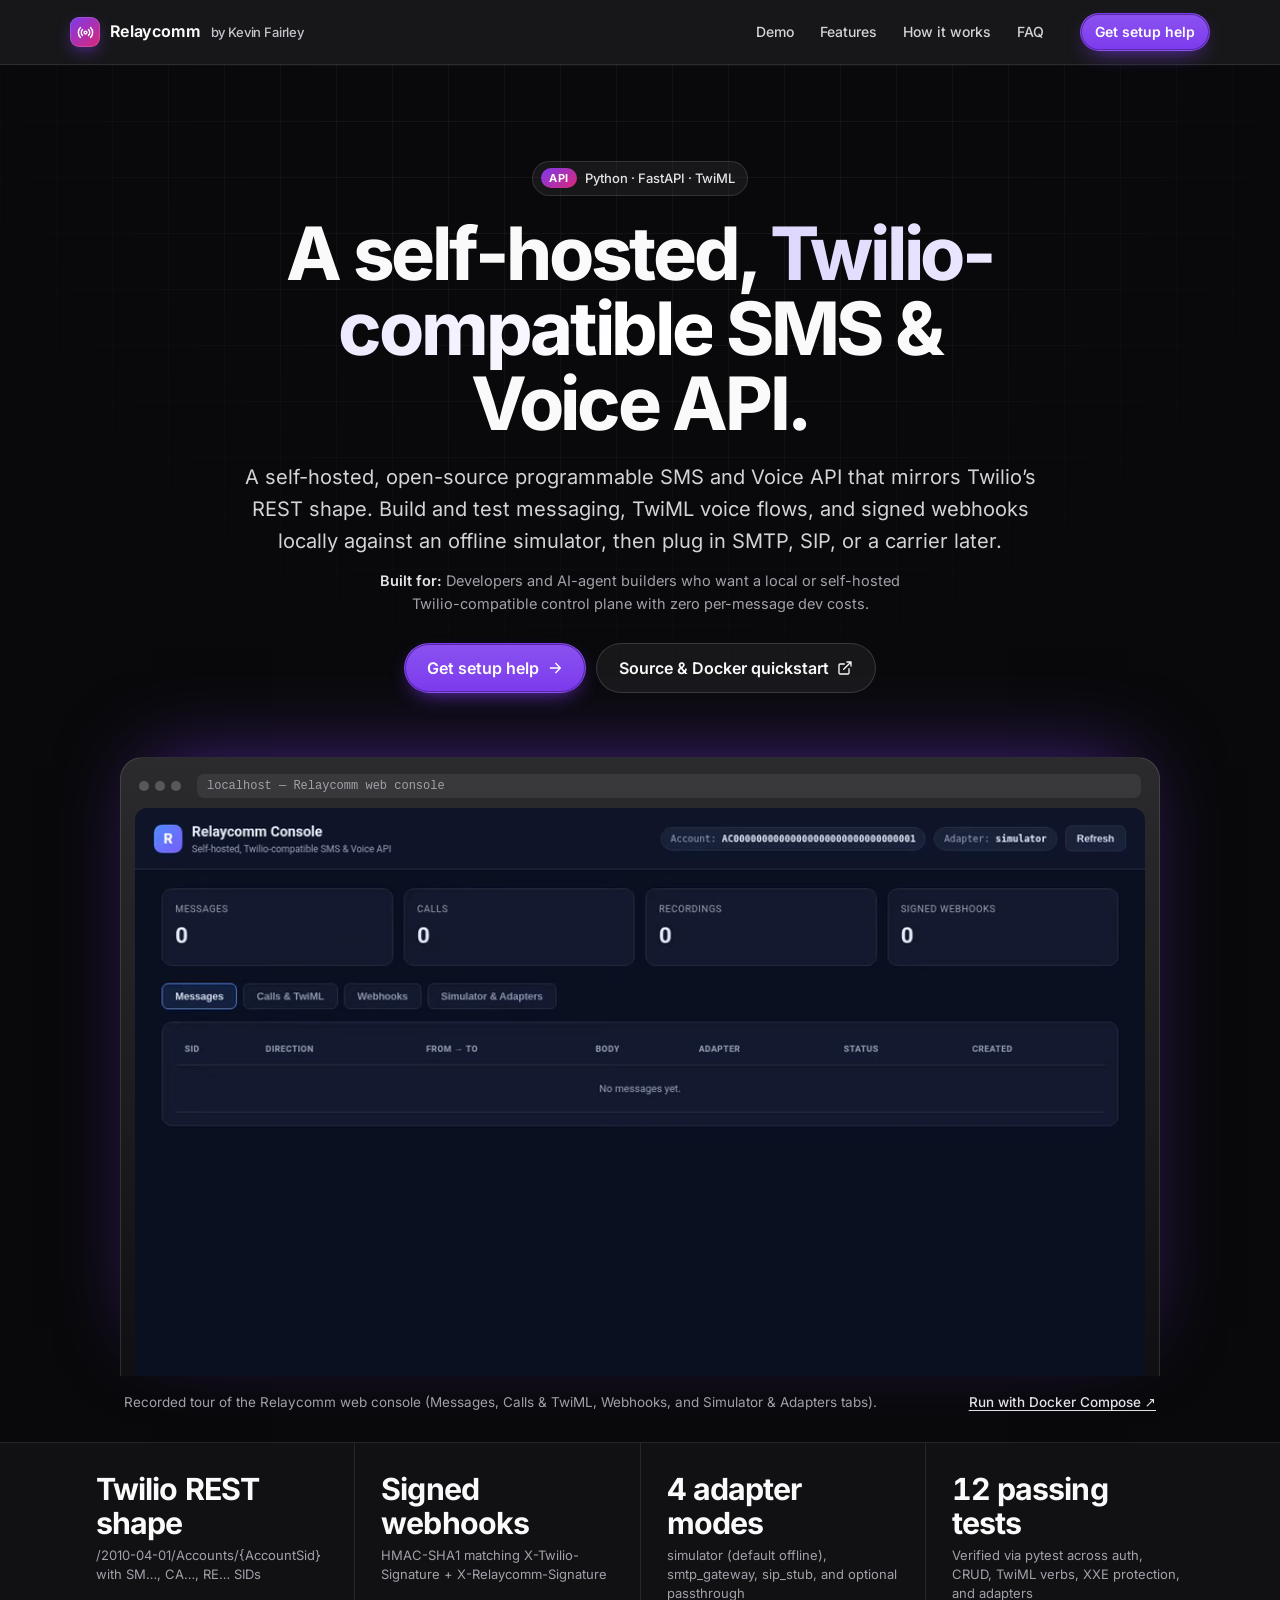
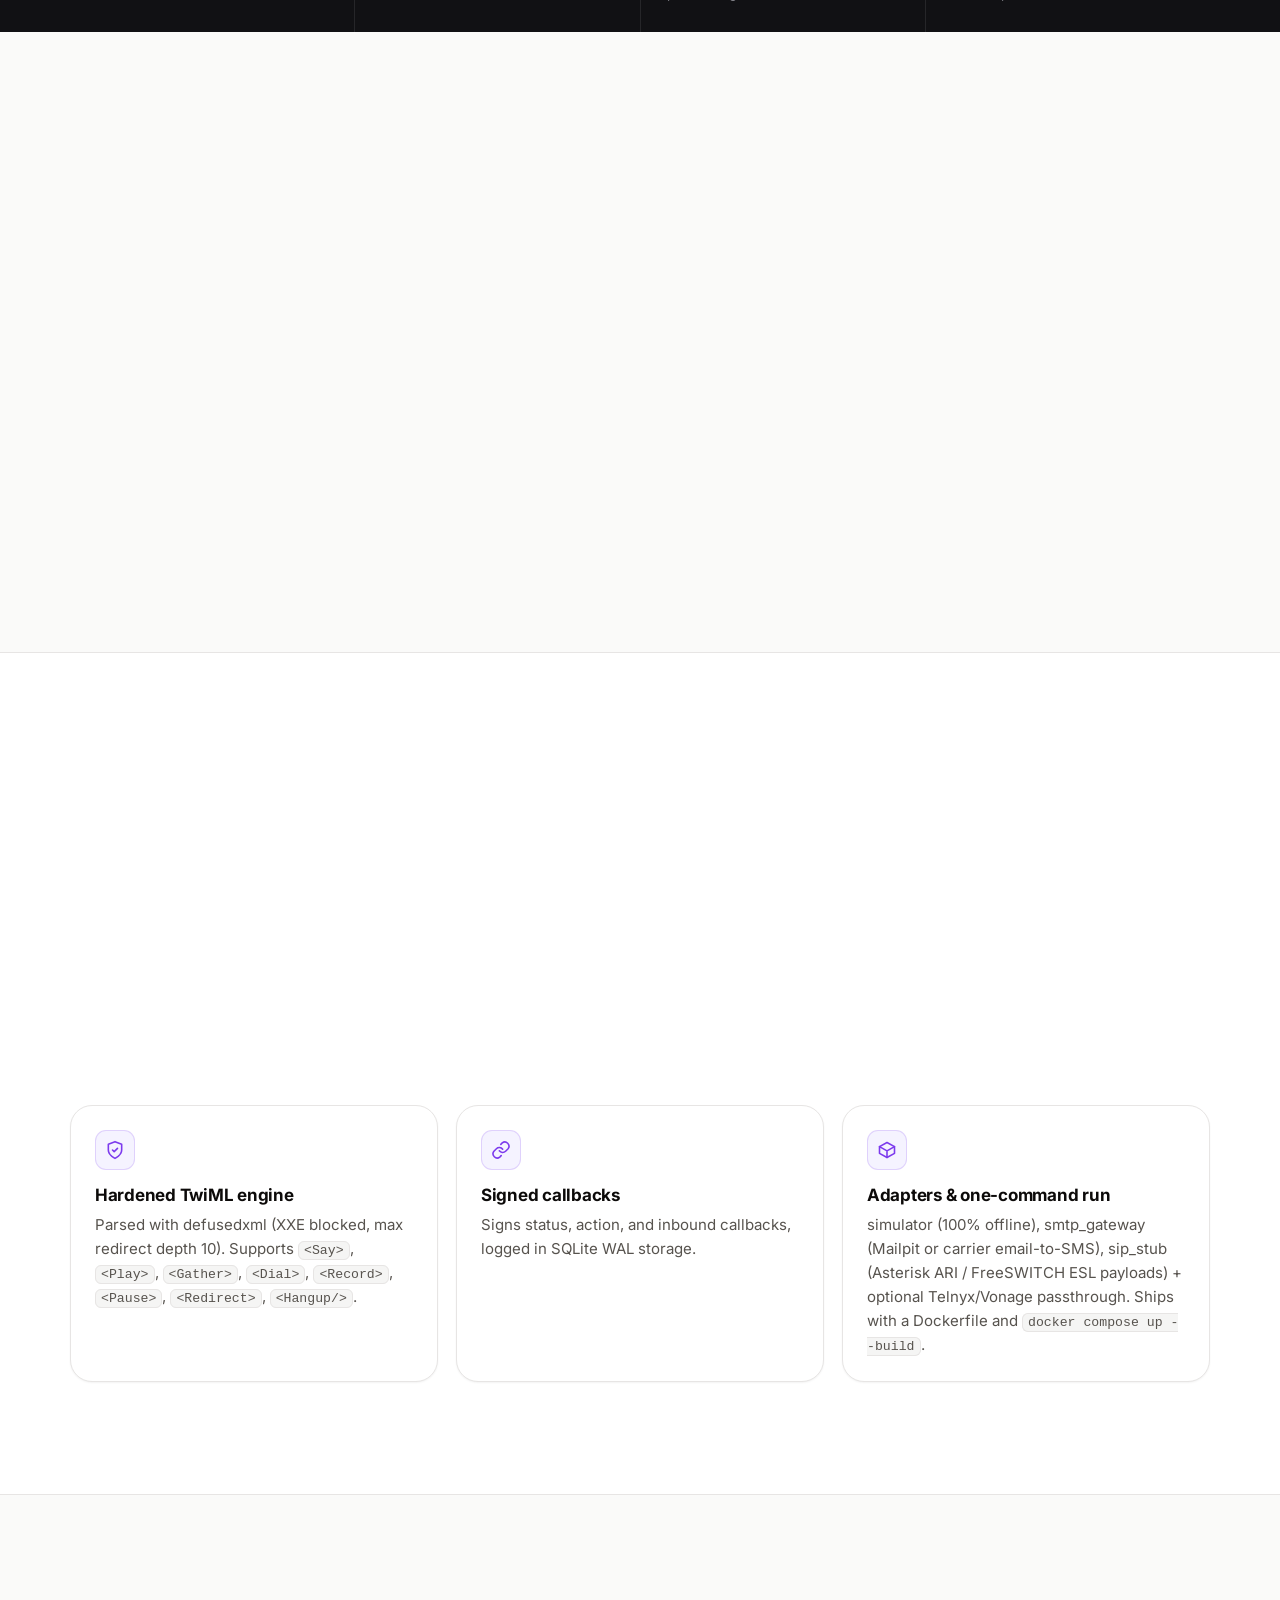
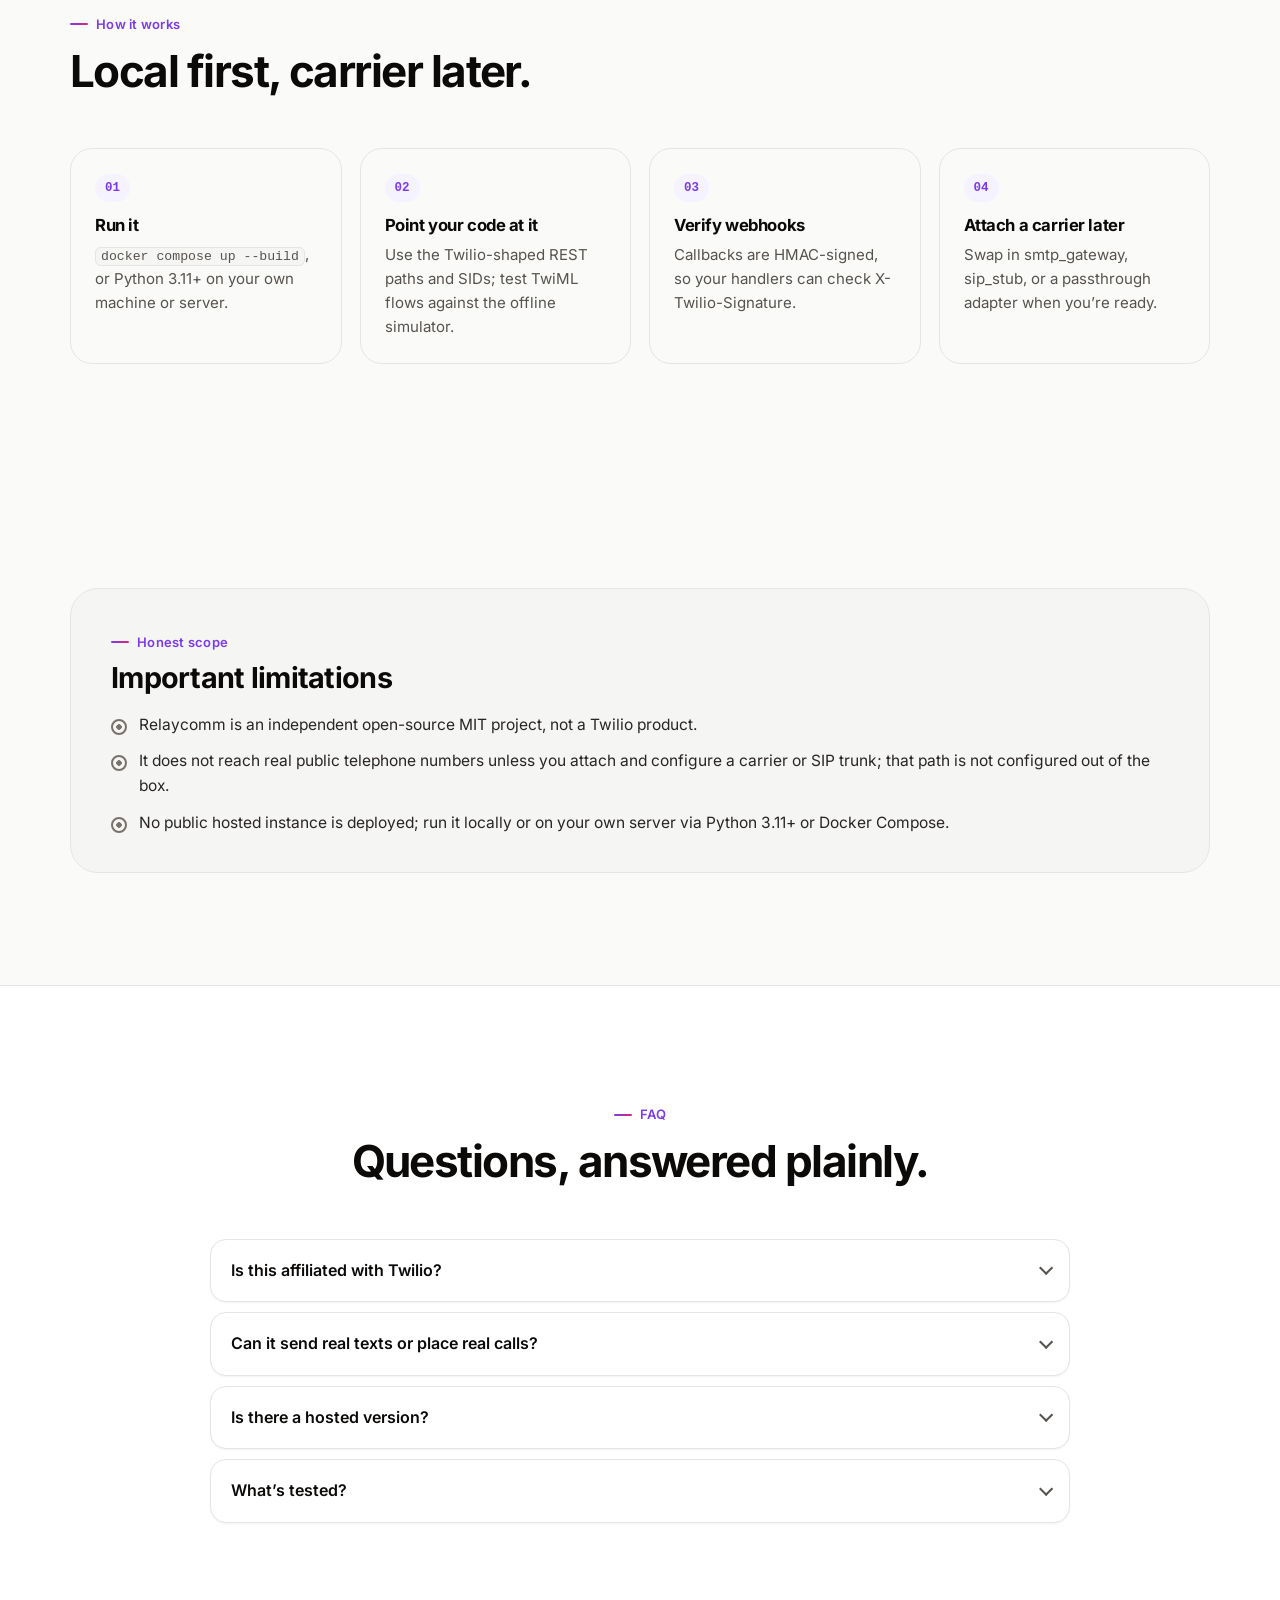
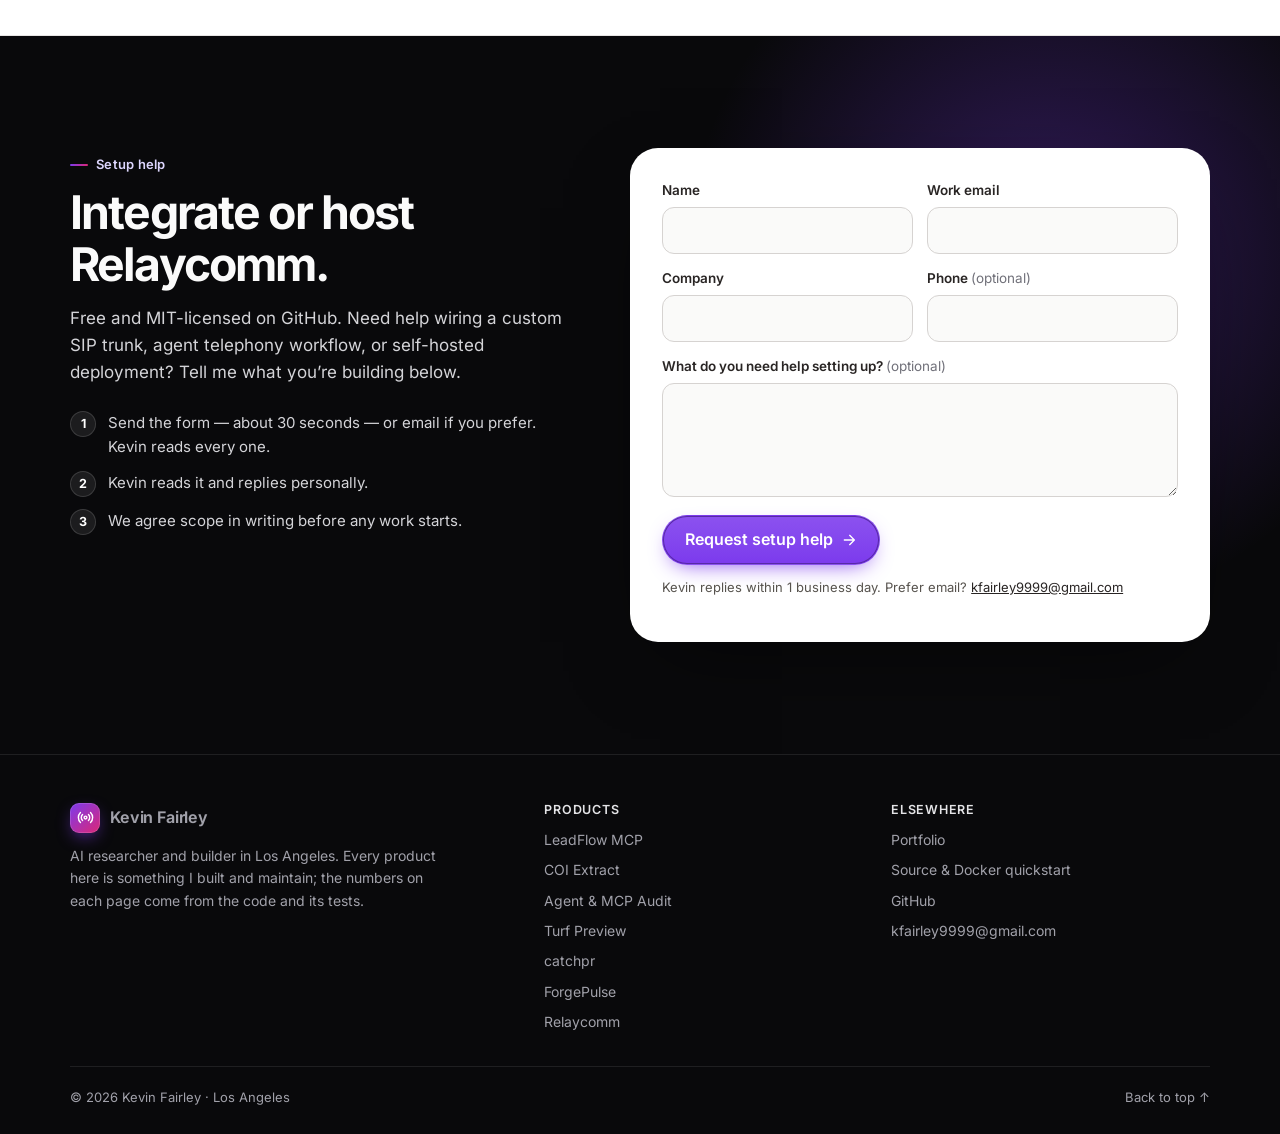
<file: relaycomm/index.html>
<!doctype html>
<html lang="en">
<head>
<meta charset="utf-8">
<meta name="viewport" content="width=device-width,initial-scale=1,viewport-fit=cover">
<title>Relaycomm — Self-Hosted Twilio-Compatible SMS &amp; Voice API</title>
<meta name="description" content="Open-source FastAPI control plane mirroring Twilio&#x27;s REST shape and TwiML voice verbs, with signed HMAC webhooks, offline simulator, SQLite storage, and pluggable carrier adapters.">
<link rel="canonical" href="https://kfairley9999.github.io/relaycomm/">
<meta name="theme-color" content="#09090b">
<meta property="og:type" content="website">
<meta property="og:site_name" content="Kevin Fairley">
<meta property="og:title" content="Relaycomm — Self-Hosted Twilio-Compatible SMS &amp; Voice API">
<meta property="og:description" content="Develop and self-host Twilio-compatible Messages, Calls, signed webhooks, and TwiML voice workflows against an offline simulator or pluggable adapters.">
<meta property="og:url" content="https://kfairley9999.github.io/relaycomm/">
<meta property="og:image" content="https://kfairley9999.github.io/relaycomm/poster.jpg">
<meta name="twitter:card" content="summary_large_image">
<meta name="twitter:title" content="Relaycomm — Self-Hosted Twilio-Compatible SMS &amp; Voice API">
<meta name="twitter:description" content="FastAPI + SQLite + TwiML + X-Twilio-Signature HMAC + Docker Compose.">
<meta name="twitter:image" content="https://kfairley9999.github.io/relaycomm/poster.jpg">
<link rel="icon" href="../assets/favicon.svg" type="image/svg+xml">
<link rel="preload" href="../assets/fonts/inter-normal-latin.woff2" as="font" type="font/woff2" crossorigin>
<link rel="preload" href="poster.jpg" as="image" fetchpriority="high">
<link rel="stylesheet" href="../assets/lp.css">
<style>:root{--accent:#7c3aed;--accent-2:#db2777;--accent-l:#ddd6fe;--accent-soft:#f5f3ff}</style>
<script>document.documentElement.classList.add("js")</script>
</head>
<body id="top">
<a class="skip" href="#main">Skip to content</a>
<header class="nav"><div class="wrap nav-in">
<a class="logo" href="./" aria-label="Relaycomm home"><span class="logo-mark"><svg viewBox="0 0 24 24" aria-hidden="true"><circle cx="12" cy="12" r="2"/><path d="M16.2 7.8a6 6 0 0 1 0 8.5M7.8 16.2a6 6 0 0 1 0-8.5M19.1 4.9a10 10 0 0 1 0 14.2M4.9 19.1a10 10 0 0 1 0-14.2"/></svg></span><span>Relaycomm</span><small>by Kevin Fairley</small></a>
<nav class="nav-links" aria-label="Page sections"><a href="#demo">Demo</a><a href="#features">Features</a><a href="#how">How it works</a><a href="#faq">FAQ</a></nav>
<a class="btn btn-primary btn-sm" href="#pilot">Get setup help</a>
</div></header>
<main id="main">
<section class="hero"><div class="wrap hero-in">
<span class="eyebrow"><b>API</b>Python · FastAPI · TwiML</span>
<h1>A self-hosted, <span class="grad">Twilio-compatible</span> SMS &amp; Voice API.</h1>
<p class="lede">A self-hosted, open-source programmable SMS and Voice API that mirrors Twilio’s REST shape. Build and test messaging, TwiML voice flows, and signed webhooks locally against an offline simulator, then plug in SMTP, SIP, or a carrier later.</p>
<p class="who"><strong>Built for:</strong> Developers and AI-agent builders who want a local or self-hosted Twilio-compatible control plane with zero per-message dev costs.</p>
<div class="ctas"><a class="btn btn-primary btn-lg" href="#pilot">Get setup help<svg viewBox="0 0 24 24" aria-hidden="true"><path d="M5 12h14M13 5l7 7-7 7"/></svg></a><a class="btn btn-ghost btn-lg" href="https://github.com/kfairley9999/relaycomm" target="_blank" rel="noopener">Source &amp; Docker quickstart<svg viewBox="0 0 24 24" aria-hidden="true"><path d="M15 3h6v6M10 14 21 3M18 13v6a2 2 0 0 1-2 2H5a2 2 0 0 1-2-2V8a2 2 0 0 1 2-2h6"/></svg></a></div>
<div class="frame" id="demo"><div class="frame-bar" aria-hidden="true"><i></i><i></i><i></i><span>localhost — Relaycomm web console</span></div><video data-auto muted playsinline controls preload="none" poster="poster.jpg" width="1280" height="720" aria-label="Tour of the Relaycomm web console"><source src="demo.webm" type="video/webm"><source src="demo.mp4" type="video/mp4"></video></div>
<div class="frame-cap"><span>Recorded tour of the Relaycomm web console (Messages, Calls &amp; TwiML, Webhooks, and Simulator &amp; Adapters tabs).</span><a href="https://github.com/kfairley9999/relaycomm#quickstart-docker-compose" target="_blank" rel="noopener">Run with Docker Compose ↗</a></div>
</div>
<div class="metrics"><div class="wrap"><ul><li><b>Twilio REST shape</b><span>/2010-04-01/Accounts/{AccountSid} with SM…, CA…, RE… SIDs</span></li><li><b>Signed webhooks</b><span>HMAC-SHA1 matching X-Twilio-Signature + X-Relaycomm-Signature</span></li><li><b>4 adapter modes</b><span>simulator (default offline), smtp_gateway, sip_stub, and optional passthrough</span></li><li><b>12 passing tests</b><span>Verified via pytest across auth, CRUD, TwiML verbs, XXE protection, and adapters</span></li></ul></div></div>
</section>
<section class="sec" id="problem"><div class="wrap"><div class="head rv"><span class="kicker">Problem &amp; solution</span><h2>Develop and test voice &amp; SMS flows without burning carrier fees.</h2></div>
<div class="ps"><article class="ps-card rv"><span class="tag">The problem</span><h3 style="margin-top:14px">Every test run costs credits.</h3><p>Testing TwiML menus, <code>&lt;Gather&gt;</code> callbacks, and HMAC webhook verification usually requires live phone numbers, ngrok tunnels, and paid carrier credits on every test run.</p></article>
<article class="ps-card sol rv"><span class="tag">The fix</span><h3 style="margin-top:14px">One container, fully offline.</h3><p>A single FastAPI + SQLite container gives you Basic-Auth REST endpoints, an offline TwiML interpreter with <code>SimulatedDigits</code>, signed callback logs, and a built-in web console.</p></article></div></div></section><section class="sec sec-alt" id="features"><div class="wrap"><div class="head rv"><span class="kicker">Verified capabilities</span><h2>What the code actually does.</h2></div><div class="grid3"><article class="feat rv"><div class="ico"><svg viewBox="0 0 24 24" aria-hidden="true"><path d="M21 15a2 2 0 0 1-2 2H7l-4 4V5a2 2 0 0 1 2-2h14a2 2 0 0 1 2 2z"/></svg></div><h3>Messages API</h3><p>POST / GET / DELETE Messages with segment counting and To / From filters.</p></article><article class="feat rv"><div class="ico"><svg viewBox="0 0 24 24" aria-hidden="true"><path d="M22 16.9v3a2 2 0 0 1-2.2 2 19.8 19.8 0 0 1-8.6-3.1 19.5 19.5 0 0 1-6-6A19.8 19.8 0 0 1 2.1 4.2 2 2 0 0 1 4.1 2h3a2 2 0 0 1 2 1.7c.1 1 .4 1.9.7 2.8a2 2 0 0 1-.5 2.1L8 9.9a16 16 0 0 0 6 6l1.3-1.3a2 2 0 0 1 2.1-.4c.9.3 1.8.6 2.8.7a2 2 0 0 1 1.7 2z"/></svg></div><h3>Calls API</h3><p>Calls plus <code>Trace.json</code> and <code>Recordings.json</code>.</p></article><article class="feat rv"><div class="ico"><svg viewBox="0 0 24 24" aria-hidden="true"><rect x="3" y="11" width="18" height="11" rx="2"/><path d="M7 11V7a5 5 0 0 1 10 0v4"/></svg></div><h3>Constant-time auth</h3><p>HTTP Basic Auth with path AccountSid enforcement.</p></article><article class="feat rv"><div class="ico"><svg viewBox="0 0 24 24" aria-hidden="true"><path d="M12 22s8-4 8-10V5l-8-3-8 3v7c0 6 8 10 8 10z"/><path d="m9 12 2 2 4-4"/></svg></div><h3>Hardened TwiML engine</h3><p>Parsed with defusedxml (XXE blocked, max redirect depth 10). Supports <code>&lt;Say&gt;</code>, <code>&lt;Play&gt;</code>, <code>&lt;Gather&gt;</code>, <code>&lt;Dial&gt;</code>, <code>&lt;Record&gt;</code>, <code>&lt;Pause&gt;</code>, <code>&lt;Redirect&gt;</code>, <code>&lt;Hangup/&gt;</code>.</p></article><article class="feat rv"><div class="ico"><svg viewBox="0 0 24 24" aria-hidden="true"><path d="M10 13a5 5 0 0 0 7.5.5l3-3a5 5 0 0 0-7-7l-1.7 1.7"/><path d="M14 11a5 5 0 0 0-7.5-.5l-3 3a5 5 0 0 0 7 7l1.7-1.7"/></svg></div><h3>Signed callbacks</h3><p>Signs status, action, and inbound callbacks, logged in SQLite WAL storage.</p></article><article class="feat rv"><div class="ico"><svg viewBox="0 0 24 24" aria-hidden="true"><path d="M21 8 12 3 3 8v8l9 5 9-5z"/><path d="m3 8 9 5 9-5M12 13v8"/></svg></div><h3>Adapters &amp; one-command run</h3><p>simulator (100% offline), smtp_gateway (Mailpit or carrier email-to-SMS), sip_stub (Asterisk ARI / FreeSWITCH ESL payloads) + optional Telnyx/Vonage passthrough. Ships with a Dockerfile and <code>docker compose up --build</code>.</p></article></div></div></section><section class="sec" id="how"><div class="wrap"><div class="head rv"><span class="kicker">How it works</span><h2>Local first, carrier later.</h2></div><ol class="steps" style="--n:4"><li class="step rv"><h3>Run it</h3><p><code>docker compose up --build</code>, or Python 3.11+ on your own machine or server.</p></li><li class="step rv"><h3>Point your code at it</h3><p>Use the Twilio-shaped REST paths and SIDs; test TwiML flows against the offline simulator.</p></li><li class="step rv"><h3>Verify webhooks</h3><p>Callbacks are HMAC-signed, so your handlers can check X-Twilio-Signature.</p></li><li class="step rv"><h3>Attach a carrier later</h3><p>Swap in smtp_gateway, sip_stub, or a passthrough adapter when you’re ready.</p></li></ol></div></section><section class="sec" id="scope"><div class="wrap"><div class="limits rv"><span class="kicker">Honest scope</span><h2>Important limitations</h2><ul><li>Relaycomm is an independent open-source MIT project, not a Twilio product.</li><li>It does not reach real public telephone numbers unless you attach and configure a carrier or SIP trunk; that path is not configured out of the box.</li><li>No public hosted instance is deployed; run it locally or on your own server via Python 3.11+ or Docker Compose.</li></ul></div></div></section><section class="sec sec-alt" id="faq"><div class="wrap"><div class="head center rv"><span class="kicker">FAQ</span><h2>Questions, answered plainly.</h2></div><div class="faq"><details class="rv"><summary>Is this affiliated with Twilio?</summary><p>No. Relaycomm is an independent MIT-licensed project that mirrors Twilio’s REST shape.</p></details><details class="rv"><summary>Can it send real texts or place real calls?</summary><p>Not out of the box. Real phone numbers require attaching and configuring a carrier or SIP trunk.</p></details><details class="rv"><summary>Is there a hosted version?</summary><p>No. You run it locally or on your own server.</p></details><details class="rv"><summary>What’s tested?</summary><p>12 pytest tests across auth, CRUD, TwiML verbs, XXE protection, and adapters.</p></details></div></div></section>
<section class="sec cta-sec" id="pilot"><div class="wrap cta-grid">
<div class="cta-copy rv"><span class="kicker">Setup help</span><h2>Integrate or host Relaycomm.</h2><p>Free and MIT-licensed on GitHub. Need help wiring a custom SIP trunk, agent telephony workflow, or self-hosted deployment? Tell me what you’re building below.</p><ol class="next"><li><b>1</b><span>Send the form — about 30 seconds — or email if you prefer. Kevin reads every one.</span></li><li><b>2</b><span>Kevin reads it and replies personally.</span></li><li><b>3</b><span>We agree scope in writing before any work starts.</span></li></ol></div>
<form class="form rv" id="lead-form" data-lead data-product="Relaycomm" novalidate action="https://coi-leads.kfairley9999.workers.dev/lead" method="post">
<div class="fgrid">
<div class="field"><label for="f-name">Name</label><input id="f-name" name="name" autocomplete="name" required minlength="2" maxlength="120"></div>
<div class="field"><label for="f-email">Work email</label><input id="f-email" name="email" type="email" autocomplete="email" inputmode="email" required maxlength="200"></div>
<div class="field"><label for="f-co">Company</label><input id="f-co" name="company" autocomplete="organization" required minlength="2" maxlength="160"></div>
<div class="field"><label for="f-phone">Phone <span class="opt">(optional)</span></label><input id="f-phone" name="phone" type="tel" autocomplete="tel" inputmode="tel" maxlength="40"></div>
<div class="field full"><label for="f-msg">What do you need help setting up? <span class="opt">(optional)</span></label><textarea id="f-msg" name="message" rows="4" maxlength="2000"></textarea></div>
<div class="hp" aria-hidden="true"><label for="f-web">Leave this empty</label><input id="f-web" name="website" tabindex="-1" autocomplete="off"></div>
</div>
<div class="factions"><button class="btn btn-primary btn-lg" type="submit">Request setup help<svg viewBox="0 0 24 24" aria-hidden="true"><path d="M5 12h14M13 5l7 7-7 7"/></svg></button><p class="fnote">Kevin replies within 1 business day. Prefer email? <a href="mailto:kfairley9999@gmail.com">kfairley9999@gmail.com</a></p></div>
<div class="fstatus" data-status role="status" aria-live="polite"></div>
</form>
</div></div></section>
</main>
<footer class="foot"><div class="wrap"><div class="foot-grid">
<div><a class="logo" href="/" aria-label="Kevin Fairley portfolio"><span class="logo-mark"><svg viewBox="0 0 24 24" aria-hidden="true"><circle cx="12" cy="12" r="2"/><path d="M16.2 7.8a6 6 0 0 1 0 8.5M7.8 16.2a6 6 0 0 1 0-8.5M19.1 4.9a10 10 0 0 1 0 14.2M4.9 19.1a10 10 0 0 1 0-14.2"/></svg></span><span>Kevin Fairley</span></a>
<p class="about">AI researcher and builder in Los Angeles. Every product here is something I built and maintain; the numbers on each page come from the code and its tests.</p></div>
<div><h2 class="fh">Products</h2><ul><li><a href="/leadflow-mcp/">LeadFlow MCP</a></li><li><a href="/coi-demo-site/">COI Extract</a></li><li><a href="/audit/">Agent &amp; MCP Audit</a></li><li><a href="/turf-preview/">Turf Preview</a></li><li><a href="/catchpr/">catchpr</a></li><li><a href="/forgepulse/">ForgePulse</a></li><li><a href="/relaycomm/" aria-current=page>Relaycomm</a></li></ul></div>
<div><h2 class="fh">Elsewhere</h2><ul><li><a href="/">Portfolio</a></li><li><a href="https://github.com/kfairley9999/relaycomm" target="_blank" rel="noopener">Source &amp; Docker quickstart</a></li><li><a href="https://github.com/kfairley9999" target="_blank" rel="noopener">GitHub</a></li><li><a href="mailto:kfairley9999@gmail.com">kfairley9999@gmail.com</a></li></ul></div>
</div><div class="foot-bot"><span>© <span id="year">2026</span> Kevin Fairley · Los Angeles</span><a href="#top">Back to top ↑</a></div></div></footer>
<div class="mcta"><a class="btn btn-primary" href="#pilot">Get setup help</a></div>
<script src="../assets/lp.js" defer></script>
<script src="../assets/lead.js" defer></script>
</body>
</html>
</file>
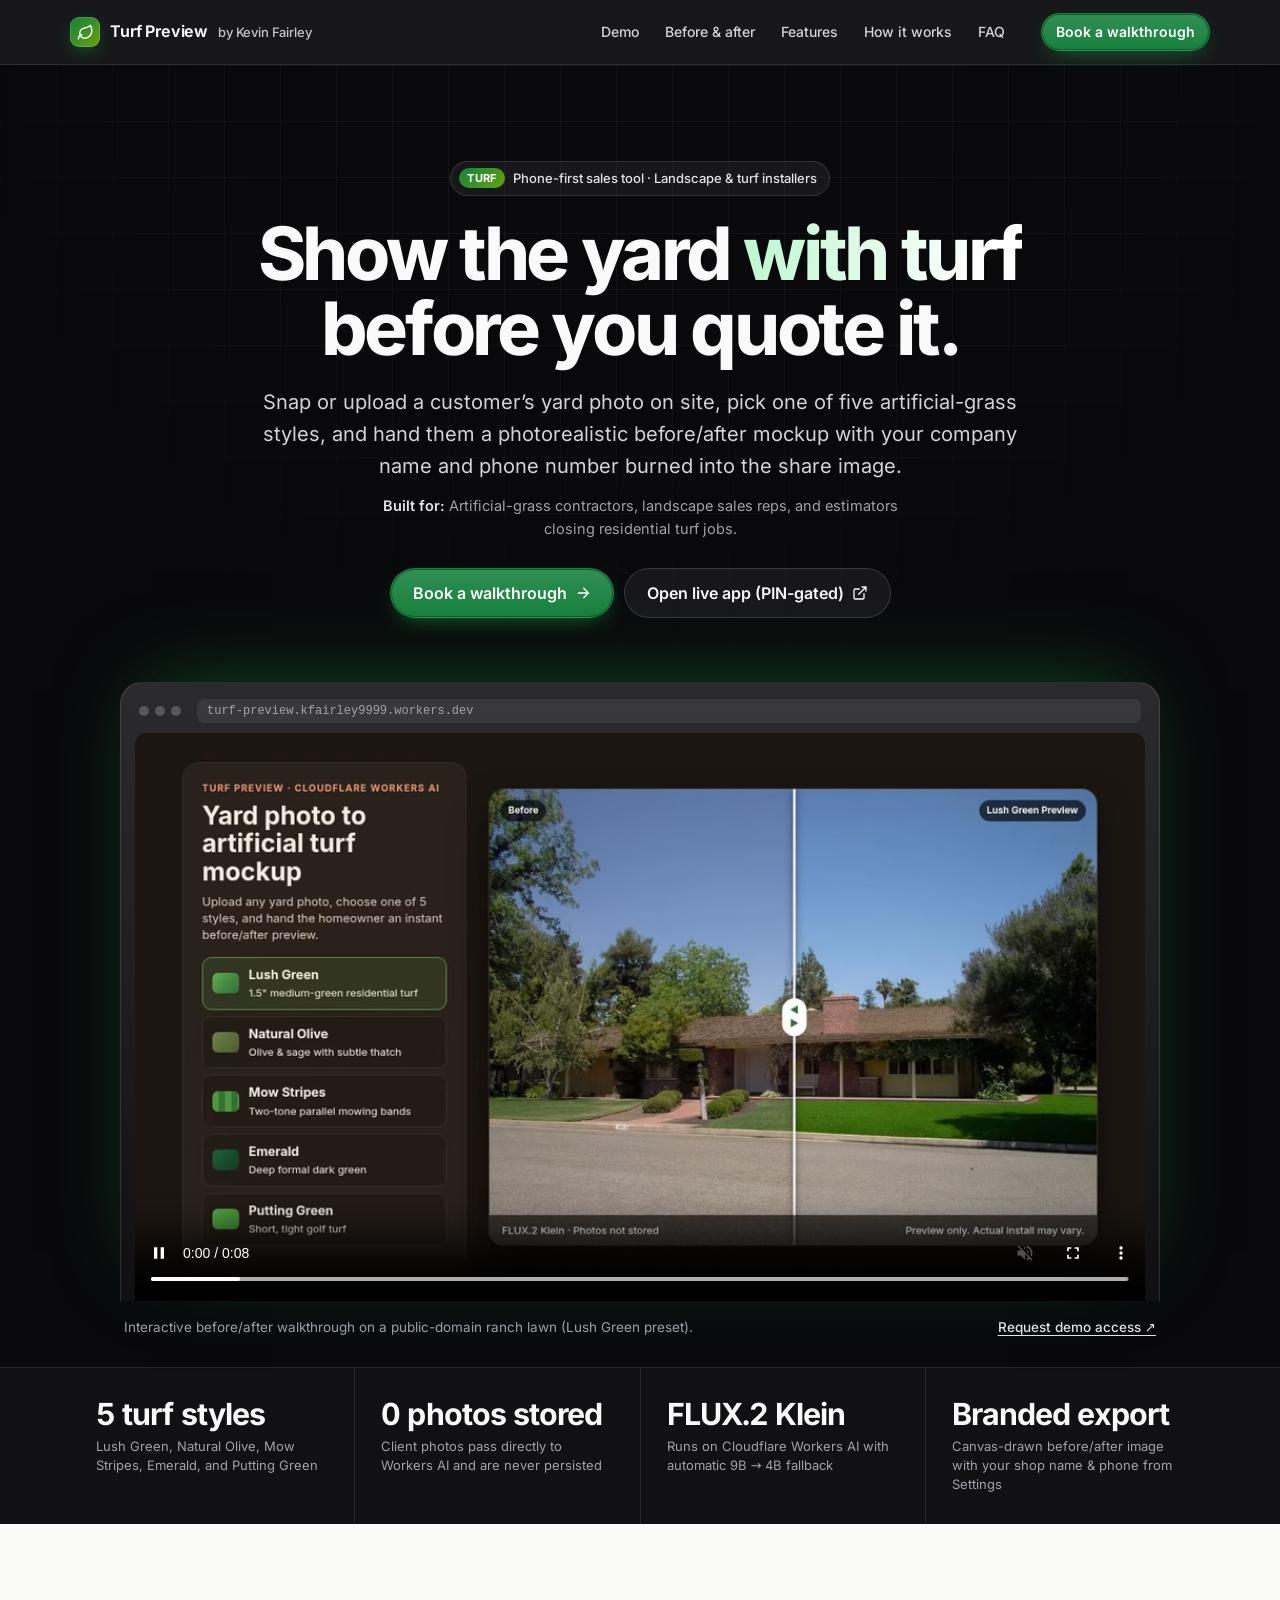
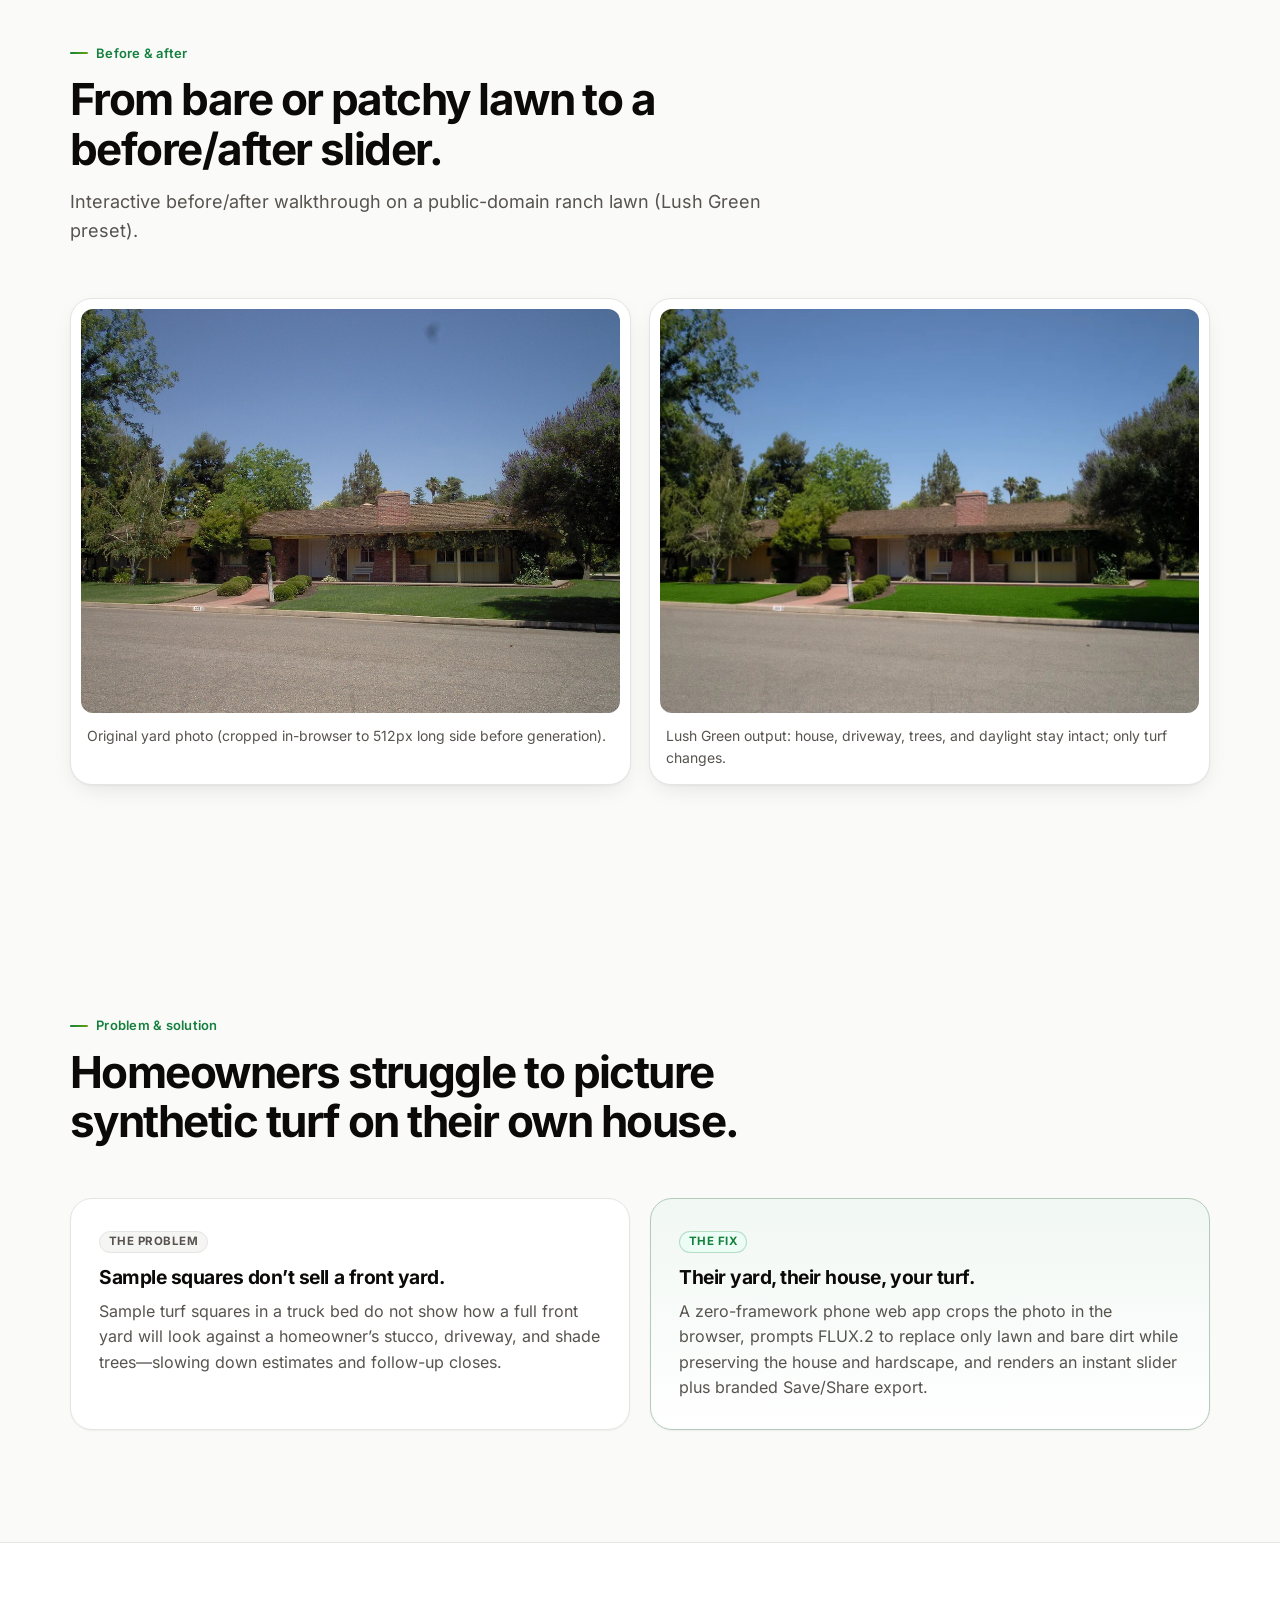
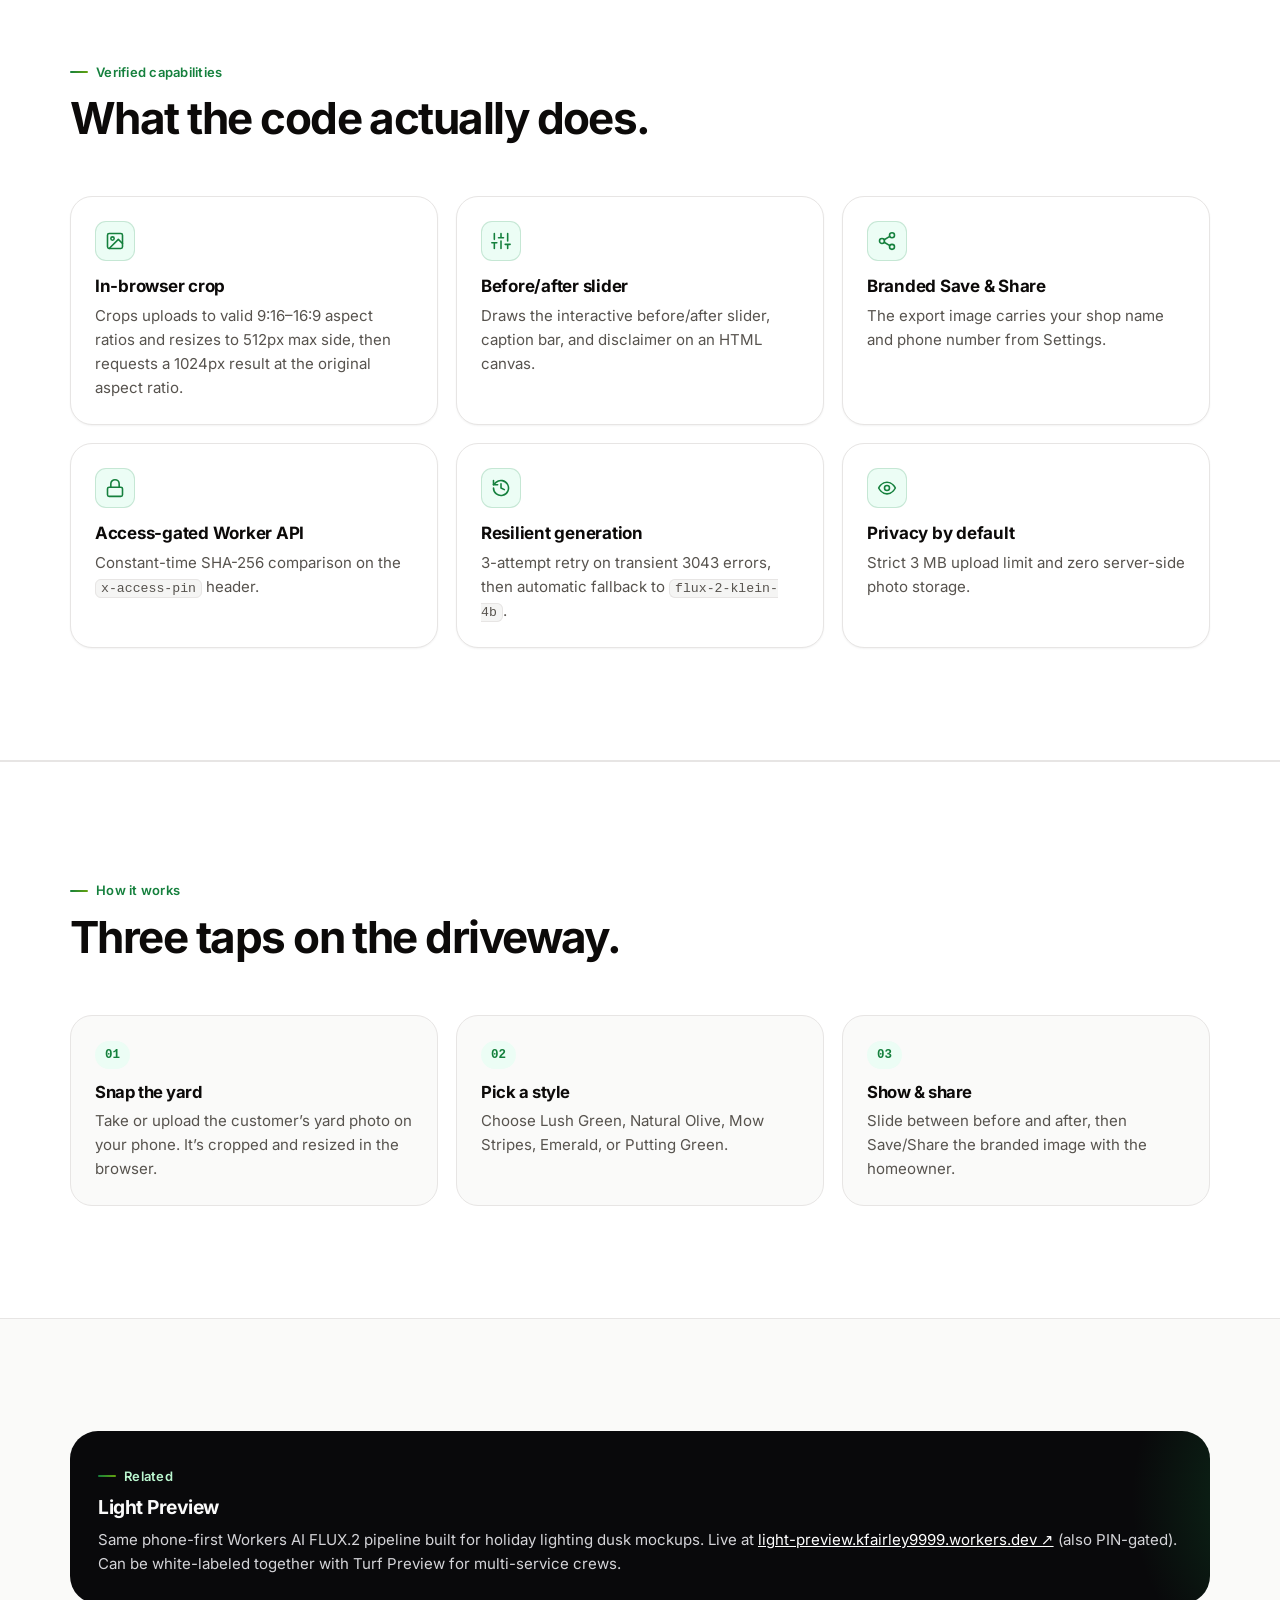
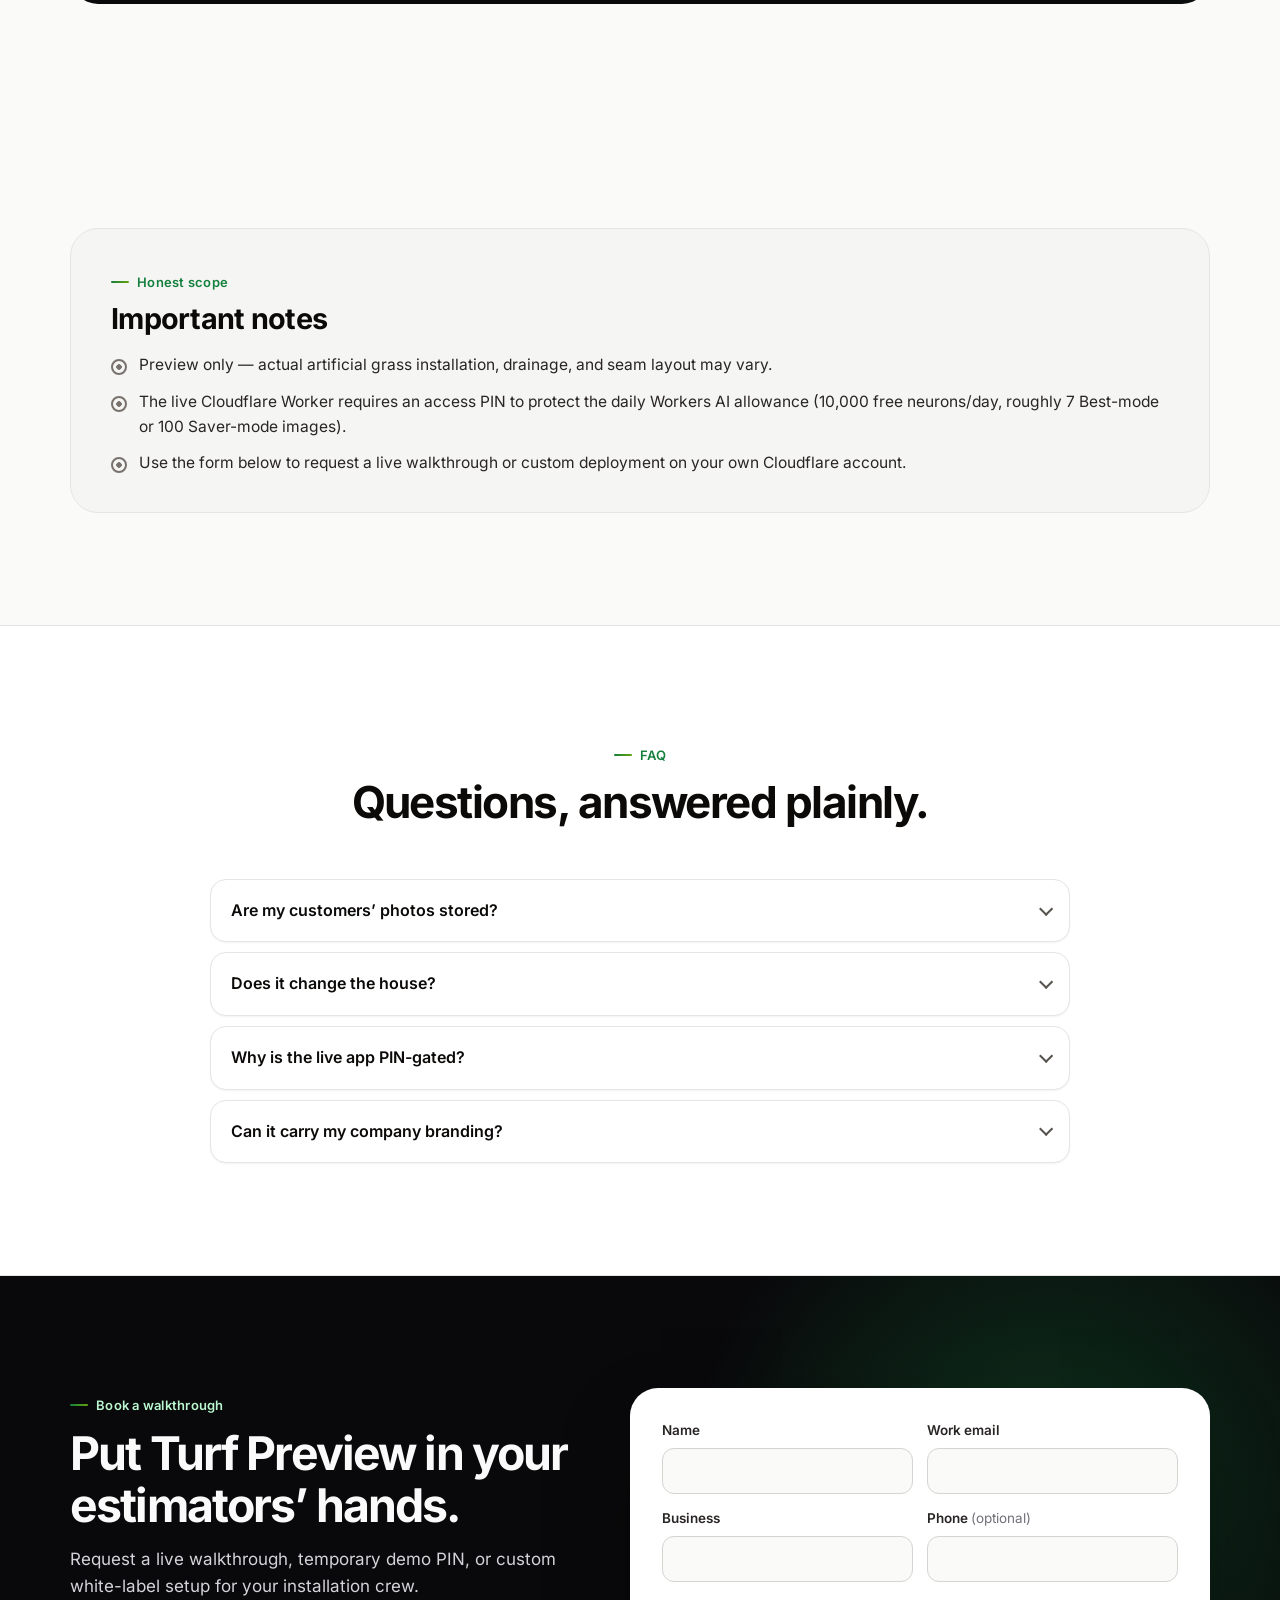
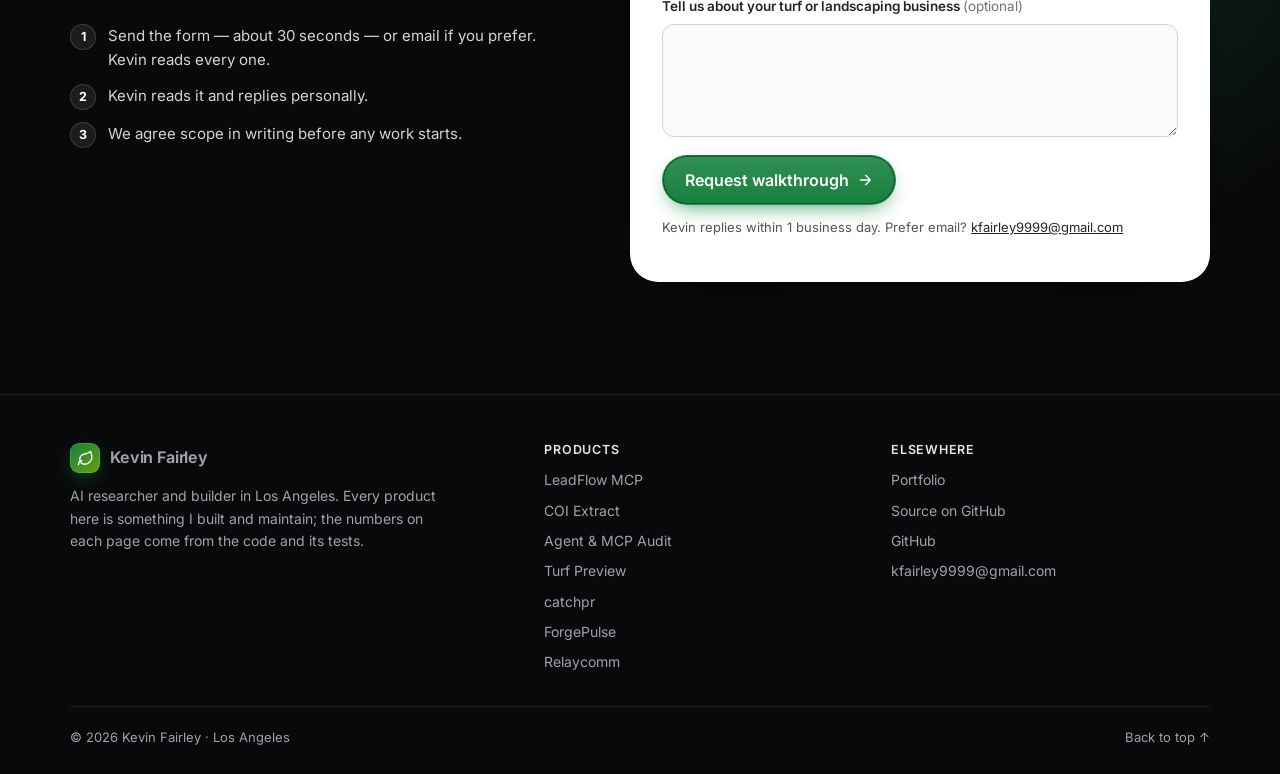
<file: turf-preview/index.html>
<!doctype html>
<html lang="en">
<head>
<meta charset="utf-8">
<meta name="viewport" content="width=device-width,initial-scale=1,viewport-fit=cover">
<title>Turf Preview — Instant Yard-to-Turf Install Mockups</title>
<meta name="description" content="Phone-first generative AI app for artificial grass installers: snap a yard photo, pick one of 5 turf styles, and show homeowners a before/after slider without storing photos.">
<link rel="canonical" href="https://kfairley9999.github.io/turf-preview/">
<meta name="theme-color" content="#09090b">
<meta property="og:type" content="website">
<meta property="og:site_name" content="Kevin Fairley">
<meta property="og:title" content="Turf Preview — Instant Yard-to-Turf Install Mockups">
<meta property="og:description" content="Upload a yard photo, pick a turf style, and generate a photorealistic before/after mockup on Cloudflare Workers AI (FLUX.2).">
<meta property="og:url" content="https://kfairley9999.github.io/turf-preview/">
<meta property="og:image" content="https://kfairley9999.github.io/turf-preview/poster.jpg">
<meta name="twitter:card" content="summary_large_image">
<meta name="twitter:title" content="Turf Preview — Instant Yard-to-Turf Install Mockups">
<meta name="twitter:description" content="5 turf styles, before/after slider, Save &amp; Share, photos never stored.">
<meta name="twitter:image" content="https://kfairley9999.github.io/turf-preview/poster.jpg">
<link rel="icon" href="../assets/favicon.svg" type="image/svg+xml">
<link rel="preload" href="../assets/fonts/inter-normal-latin.woff2" as="font" type="font/woff2" crossorigin>
<link rel="preload" href="poster.jpg" as="image" fetchpriority="high">
<link rel="stylesheet" href="../assets/lp.css">
<style>:root{--accent:#15803d;--accent-2:#65a30d;--accent-l:#bbf7d0;--accent-soft:#ecfdf5}</style>
<script>document.documentElement.classList.add("js")</script>
</head>
<body id="top">
<a class="skip" href="#main">Skip to content</a>
<header class="nav"><div class="wrap nav-in">
<a class="logo" href="./" aria-label="Turf Preview home"><span class="logo-mark"><svg viewBox="0 0 24 24" aria-hidden="true"><path d="M11 20A7 7 0 0 1 9.8 6.1C15.5 5 17 4.5 19 2c1 2 2 4.2 2 8 0 5.5-4.8 10-10 10z"/><path d="M2 21c0-3 1.9-5.4 5.1-6"/></svg></span><span>Turf Preview</span><small>by Kevin Fairley</small></a>
<nav class="nav-links" aria-label="Page sections"><a href="#demo">Demo</a><a href="#compare">Before & after</a><a href="#features">Features</a><a href="#how">How it works</a><a href="#faq">FAQ</a></nav>
<a class="btn btn-primary btn-sm" href="#pilot">Book a walkthrough</a>
</div></header>
<main id="main">
<section class="hero"><div class="wrap hero-in">
<span class="eyebrow"><b>Turf</b>Phone-first sales tool · Landscape &amp; turf installers</span>
<h1>Show the yard <span class="grad">with turf</span> before you quote it.</h1>
<p class="lede">Snap or upload a customer’s yard photo on site, pick one of five artificial-grass styles, and hand them a photorealistic before/after mockup with your company name and phone number burned into the share image.</p>
<p class="who"><strong>Built for:</strong> Artificial-grass contractors, landscape sales reps, and estimators closing residential turf jobs.</p>
<div class="ctas"><a class="btn btn-primary btn-lg" href="#pilot">Book a walkthrough<svg viewBox="0 0 24 24" aria-hidden="true"><path d="M5 12h14M13 5l7 7-7 7"/></svg></a><a class="btn btn-ghost btn-lg" href="https://turf-preview.kfairley9999.workers.dev" target="_blank" rel="noopener">Open live app (PIN-gated)<svg viewBox="0 0 24 24" aria-hidden="true"><path d="M15 3h6v6M10 14 21 3M18 13v6a2 2 0 0 1-2 2H5a2 2 0 0 1-2-2V8a2 2 0 0 1 2-2h6"/></svg></a></div>
<div class="frame" id="demo"><div class="frame-bar" aria-hidden="true"><i></i><i></i><i></i><span>turf-preview.kfairley9999.workers.dev</span></div><video data-auto muted playsinline controls preload="none" poster="poster.jpg" width="1280" height="720" aria-label="Walkthrough of Turf Preview generating a before/after mockup"><source src="demo.webm" type="video/webm"><source src="demo.mp4" type="video/mp4"></video></div>
<div class="frame-cap"><span>Interactive before/after walkthrough on a public-domain ranch lawn (Lush Green preset).</span><a href="#pilot">Request demo access ↗</a></div>
</div>
<div class="metrics"><div class="wrap"><ul><li><b>5 turf styles</b><span>Lush Green, Natural Olive, Mow Stripes, Emerald, and Putting Green</span></li><li><b>0 photos stored</b><span>Client photos pass directly to Workers AI and are never persisted</span></li><li><b>FLUX.2 Klein</b><span>Runs on Cloudflare Workers AI with automatic 9B → 4B fallback</span></li><li><b>Branded export</b><span>Canvas-drawn before/after image with your shop name &amp; phone from Settings</span></li></ul></div></div>
</section>
<section class="sec" id="compare"><div class="wrap"><div class="head rv"><span class="kicker">Before &amp; after</span><h2>From bare or patchy lawn to a before/after slider.</h2><p>Interactive before/after walkthrough on a public-domain ranch lawn (Lush Green preset).</p></div><div class="compare"><figure class="shot rv"><img src="before-sample.jpg" alt="Original ranch house yard photo before turf" loading="lazy" decoding="async"><figcaption>Original yard photo (cropped in-browser to 512px long side before generation).</figcaption></figure>
<figure class="shot rv"><img src="after-sample.jpg" alt="The same yard rendered with Lush Green artificial turf" loading="lazy" decoding="async"><figcaption>Lush Green output: house, driveway, trees, and daylight stay intact; only turf changes.</figcaption></figure></div></div></section><section class="sec" id="problem"><div class="wrap"><div class="head rv"><span class="kicker">Problem &amp; solution</span><h2>Homeowners struggle to picture synthetic turf on their own house.</h2></div>
<div class="ps"><article class="ps-card rv"><span class="tag">The problem</span><h3 style="margin-top:14px">Sample squares don’t sell a front yard.</h3><p>Sample turf squares in a truck bed do not show how a full front yard will look against a homeowner’s stucco, driveway, and shade trees—slowing down estimates and follow-up closes.</p></article>
<article class="ps-card sol rv"><span class="tag">The fix</span><h3 style="margin-top:14px">Their yard, their house, your turf.</h3><p>A zero-framework phone web app crops the photo in the browser, prompts FLUX.2 to replace only lawn and bare dirt while preserving the house and hardscape, and renders an instant slider plus branded Save/Share export.</p></article></div></div></section><section class="sec sec-alt" id="features"><div class="wrap"><div class="head rv"><span class="kicker">Verified capabilities</span><h2>What the code actually does.</h2></div><div class="grid3"><article class="feat rv"><div class="ico"><svg viewBox="0 0 24 24" aria-hidden="true"><rect x="3" y="3" width="18" height="18" rx="2"/><circle cx="9" cy="9" r="2"/><path d="m21 15-5-5L5 21"/></svg></div><h3>In-browser crop</h3><p>Crops uploads to valid 9:16–16:9 aspect ratios and resizes to 512px max side, then requests a 1024px result at the original aspect ratio.</p></article><article class="feat rv"><div class="ico"><svg viewBox="0 0 24 24" aria-hidden="true"><path d="M4 21v-7M4 10V3M12 21v-9M12 8V3M20 21v-5M20 12V3M1 14h6M9 8h6M17 16h6"/></svg></div><h3>Before/after slider</h3><p>Draws the interactive before/after slider, caption bar, and disclaimer on an HTML canvas.</p></article><article class="feat rv"><div class="ico"><svg viewBox="0 0 24 24" aria-hidden="true"><circle cx="18" cy="5" r="3"/><circle cx="6" cy="12" r="3"/><circle cx="18" cy="19" r="3"/><path d="m8.6 13.5 6.8 4M15.4 6.5l-6.8 4"/></svg></div><h3>Branded Save &amp; Share</h3><p>The export image carries your shop name and phone number from Settings.</p></article><article class="feat rv"><div class="ico"><svg viewBox="0 0 24 24" aria-hidden="true"><rect x="3" y="11" width="18" height="11" rx="2"/><path d="M7 11V7a5 5 0 0 1 10 0v4"/></svg></div><h3>Access-gated Worker API</h3><p>Constant-time SHA-256 comparison on the <code>x-access-pin</code> header.</p></article><article class="feat rv"><div class="ico"><svg viewBox="0 0 24 24" aria-hidden="true"><path d="M3 12a9 9 0 1 0 3-6.7L3 8"/><path d="M3 3v5h5M12 7v5l4 2"/></svg></div><h3>Resilient generation</h3><p>3-attempt retry on transient 3043 errors, then automatic fallback to <code>flux-2-klein-4b</code>.</p></article><article class="feat rv"><div class="ico"><svg viewBox="0 0 24 24" aria-hidden="true"><path d="M2 12s3.5-7 10-7 10 7 10 7-3.5 7-10 7S2 12 2 12z"/><circle cx="12" cy="12" r="3"/></svg></div><h3>Privacy by default</h3><p>Strict 3 MB upload limit and zero server-side photo storage.</p></article></div></div></section><section class="sec sec-alt" id="how"><div class="wrap"><div class="head rv"><span class="kicker">How it works</span><h2>Three taps on the driveway.</h2></div><ol class="steps" style="--n:3"><li class="step rv"><h3>Snap the yard</h3><p>Take or upload the customer’s yard photo on your phone. It’s cropped and resized in the browser.</p></li><li class="step rv"><h3>Pick a style</h3><p>Choose Lush Green, Natural Olive, Mow Stripes, Emerald, or Putting Green.</p></li><li class="step rv"><h3>Show &amp; share</h3><p>Slide between before and after, then Save/Share the branded image with the homeowner.</p></li></ol></div></section><section class="sec" id="related"><div class="wrap"><div class="darkcard rv"><span class="kicker" style="color:#bbf7d0">Related</span><h3 style="margin-top:10px">Light Preview</h3><p>Same phone-first Workers AI FLUX.2 pipeline built for holiday lighting dusk mockups. Live at <a href="https://light-preview.kfairley9999.workers.dev" target="_blank" rel="noopener" style="color:#fff">light-preview.kfairley9999.workers.dev ↗</a> (also PIN-gated). Can be white-labeled together with Turf Preview for multi-service crews.</p></div></div></section><section class="sec" id="scope"><div class="wrap"><div class="limits rv"><span class="kicker">Honest scope</span><h2>Important notes</h2><ul><li>Preview only — actual artificial grass installation, drainage, and seam layout may vary.</li><li>The live Cloudflare Worker requires an access PIN to protect the daily Workers AI allowance (10,000 free neurons/day, roughly 7 Best-mode or 100 Saver-mode images).</li><li>Use the form below to request a live walkthrough or custom deployment on your own Cloudflare account.</li></ul></div></div></section><section class="sec sec-alt" id="faq"><div class="wrap"><div class="head center rv"><span class="kicker">FAQ</span><h2>Questions, answered plainly.</h2></div><div class="faq"><details class="rv"><summary>Are my customers’ photos stored?</summary><p>No. Photos pass directly to Workers AI for generation and are never persisted on the server. Uploads are limited to 3 MB.</p></details><details class="rv"><summary>Does it change the house?</summary><p>The prompt asks FLUX.2 to replace only lawn and bare dirt while preserving the house and hardscape. It is a preview; the real install may vary.</p></details><details class="rv"><summary>Why is the live app PIN-gated?</summary><p>To protect the daily free Workers AI allowance. Request a temporary demo PIN with the form.</p></details><details class="rv"><summary>Can it carry my company branding?</summary><p>Yes. The Save/Share image includes your shop name and phone number from Settings, and a custom white-label setup can be deployed on your own Cloudflare account.</p></details></div></div></section>
<section class="sec cta-sec" id="pilot"><div class="wrap cta-grid">
<div class="cta-copy rv"><span class="kicker">Book a walkthrough</span><h2>Put Turf Preview in your estimators’ hands.</h2><p>Request a live walkthrough, temporary demo PIN, or custom white-label setup for your installation crew.</p><ol class="next"><li><b>1</b><span>Send the form — about 30 seconds — or email if you prefer. Kevin reads every one.</span></li><li><b>2</b><span>Kevin reads it and replies personally.</span></li><li><b>3</b><span>We agree scope in writing before any work starts.</span></li></ol></div>
<form class="form rv" id="lead-form" data-lead data-product="Turf Preview" novalidate action="https://coi-leads.kfairley9999.workers.dev/lead" method="post">
<div class="fgrid">
<div class="field"><label for="f-name">Name</label><input id="f-name" name="name" autocomplete="name" required minlength="2" maxlength="120"></div>
<div class="field"><label for="f-email">Work email</label><input id="f-email" name="email" type="email" autocomplete="email" inputmode="email" required maxlength="200"></div>
<div class="field"><label for="f-co">Business</label><input id="f-co" name="company" autocomplete="organization" required minlength="2" maxlength="160"></div>
<div class="field"><label for="f-phone">Phone <span class="opt">(optional)</span></label><input id="f-phone" name="phone" type="tel" autocomplete="tel" inputmode="tel" maxlength="40"></div>
<div class="field full"><label for="f-msg">Tell us about your turf or landscaping business <span class="opt">(optional)</span></label><textarea id="f-msg" name="message" rows="4" maxlength="2000"></textarea></div>
<div class="hp" aria-hidden="true"><label for="f-web">Leave this empty</label><input id="f-web" name="website" tabindex="-1" autocomplete="off"></div>
</div>
<div class="factions"><button class="btn btn-primary btn-lg" type="submit">Request walkthrough<svg viewBox="0 0 24 24" aria-hidden="true"><path d="M5 12h14M13 5l7 7-7 7"/></svg></button><p class="fnote">Kevin replies within 1 business day. Prefer email? <a href="mailto:kfairley9999@gmail.com">kfairley9999@gmail.com</a></p></div>
<div class="fstatus" data-status role="status" aria-live="polite"></div>
</form>
</div></div></section>
</main>
<footer class="foot"><div class="wrap"><div class="foot-grid">
<div><a class="logo" href="/" aria-label="Kevin Fairley portfolio"><span class="logo-mark"><svg viewBox="0 0 24 24" aria-hidden="true"><path d="M11 20A7 7 0 0 1 9.8 6.1C15.5 5 17 4.5 19 2c1 2 2 4.2 2 8 0 5.5-4.8 10-10 10z"/><path d="M2 21c0-3 1.9-5.4 5.1-6"/></svg></span><span>Kevin Fairley</span></a>
<p class="about">AI researcher and builder in Los Angeles. Every product here is something I built and maintain; the numbers on each page come from the code and its tests.</p></div>
<div><h2 class="fh">Products</h2><ul><li><a href="/leadflow-mcp/">LeadFlow MCP</a></li><li><a href="/coi-demo-site/">COI Extract</a></li><li><a href="/audit/">Agent &amp; MCP Audit</a></li><li><a href="/turf-preview/" aria-current=page>Turf Preview</a></li><li><a href="/catchpr/">catchpr</a></li><li><a href="/forgepulse/">ForgePulse</a></li><li><a href="/relaycomm/">Relaycomm</a></li></ul></div>
<div><h2 class="fh">Elsewhere</h2><ul><li><a href="/">Portfolio</a></li><li><a href="https://github.com/kfairley9999/turf-preview" target="_blank" rel="noopener">Source on GitHub</a></li><li><a href="https://github.com/kfairley9999" target="_blank" rel="noopener">GitHub</a></li><li><a href="mailto:kfairley9999@gmail.com">kfairley9999@gmail.com</a></li></ul></div>
</div><div class="foot-bot"><span>© <span id="year">2026</span> Kevin Fairley · Los Angeles</span><a href="#top">Back to top ↑</a></div></div></footer>
<div class="mcta"><a class="btn btn-primary" href="#pilot">Book a walkthrough</a></div>
<script src="../assets/lp.js" defer></script>
<script src="../assets/lead.js" defer></script>
</body>
</html>
</file>
<file: styles.css>
/* ---------- Fonts (self-hosted, OFL) ---------- */
@font-face { font-family: "Fraunces"; font-style: normal; font-weight: 400 700; font-display: swap; src: url("assets/fonts/fraunces-normal-latin.woff2") format("woff2"); }
@font-face { font-family: "Fraunces"; font-style: italic; font-weight: 400 600; font-display: swap; src: url("assets/fonts/fraunces-italic-latin.woff2") format("woff2"); }
@font-face { font-family: "Inter"; font-style: normal; font-weight: 400 700; font-display: swap; src: url("assets/fonts/inter-normal-latin.woff2") format("woff2"); }
/* Metric-matched fallbacks to minimise layout shift while fonts load */
@font-face { font-family: "Fraunces Fallback"; src: local("Georgia"), local("Times New Roman"); size-adjust: 104%; ascent-override: 95%; descent-override: 25%; }
@font-face { font-family: "Inter Fallback"; src: local("Arial"), local("Helvetica"); size-adjust: 107%; ascent-override: 90%; descent-override: 22%; line-gap-override: 0%; }

/* ---------- Tokens ---------- */
:root {
  --bg: #fbf6ef;
  --bg-band: #f4ebdf;
  --surface: #fffdf9;
  --ink: #2b211b;
  --ink-2: #5e4f45;
  --muted: #6f5f54;
  --line: #e8dccd;
  --accent: #a9471f;          /* terracotta: 5.6:1 on --bg */
  --accent-strong: #933c18;
  --accent-ink: #fffaf4;
  --accent-soft: #f6e2d3;
  --amber: #c98a2b;
  --amber-soft: #f7e9cf;
  --shadow-sm: 0 1px 2px rgba(74, 44, 24, .06);
  --shadow: 0 1px 2px rgba(74, 44, 24, .05), 0 12px 32px -12px rgba(74, 44, 24, .18);
  --shadow-lg: 0 2px 4px rgba(74, 44, 24, .06), 0 24px 48px -16px rgba(74, 44, 24, .26);
  --r-sm: 12px; --r: 20px; --r-lg: 28px;
  --maxw: 1120px;
  --serif: "Fraunces", "Fraunces Fallback", Georgia, serif;
  --sans: "Inter", "Inter Fallback", system-ui, -apple-system, "Segoe UI", Roboto, Arial, sans-serif;
  --ease: cubic-bezier(.2, .7, .2, 1);
  color-scheme: light;
}
:root { --chip: #f4ebe0; }
@media (prefers-color-scheme: dark) {
  :root:not([data-theme="light"]) {
    --bg: #1c1612; --bg-band: #231b16; --surface: #2a211b; --ink: #f5ece2; --ink-2: #dccbbb; --muted: #c4b2a2; --line: #3d3029;
    --accent: #ec9a6e; --accent-strong: #f2ad86; --accent-ink: #2a140a; --accent-soft: rgba(236, 154, 110, .14);
    --amber: #e6b25c; --amber-soft: rgba(230, 178, 92, .14); --chip: #33281f;
    --shadow-sm: 0 1px 2px rgba(0,0,0,.3); --shadow: 0 1px 2px rgba(0,0,0,.3), 0 14px 34px -14px rgba(0,0,0,.6); --shadow-lg: 0 2px 4px rgba(0,0,0,.3), 0 26px 50px -18px rgba(0,0,0,.7);
    color-scheme: dark;
  }
}
:root[data-theme="dark"] {
  --bg: #1c1612; --bg-band: #231b16; --surface: #2a211b; --ink: #f5ece2; --ink-2: #dccbbb; --muted: #c4b2a2; --line: #3d3029;
  --accent: #ec9a6e; --accent-strong: #f2ad86; --accent-ink: #2a140a; --accent-soft: rgba(236, 154, 110, .14);
  --amber: #e6b25c; --amber-soft: rgba(230, 178, 92, .14); --chip: #33281f;
  --shadow-sm: 0 1px 2px rgba(0,0,0,.3); --shadow: 0 1px 2px rgba(0,0,0,.3), 0 14px 34px -14px rgba(0,0,0,.6); --shadow-lg: 0 2px 4px rgba(0,0,0,.3), 0 26px 50px -18px rgba(0,0,0,.7);
  color-scheme: dark;
}

/* ---------- Base ---------- */
*, *::before, *::after { box-sizing: border-box; }
html { scroll-behavior: smooth; -webkit-text-size-adjust: 100%; scroll-padding-top: 76px; }
body { margin: 0; background: var(--bg); color: var(--ink); font: 400 17px/1.65 var(--sans); -webkit-font-smoothing: antialiased; text-rendering: optimizeLegibility; overflow-x: hidden; }
img, svg { display: block; max-width: 100%; }
a { color: inherit; text-decoration-color: color-mix(in srgb, currentColor 35%, transparent); text-underline-offset: 3px; }
h1, h2, h3, h4 { margin: 0; font-family: var(--serif); font-weight: 600; line-height: 1.12; letter-spacing: -0.015em; font-optical-sizing: auto; color: var(--ink); }
h2 em, h1 em { font-style: italic; font-weight: 500; color: var(--accent); }
p { margin: 0; }
ul, ol { margin: 0; padding: 0; list-style: none; }
::selection { background: var(--accent-soft); color: var(--ink); }
.wrap { width: 100%; max-width: var(--maxw); margin: 0 auto; padding-left: max(22px, env(safe-area-inset-left)); padding-right: max(22px, env(safe-area-inset-right)); }
.sr { position: absolute; width: 1px; height: 1px; overflow: hidden; clip: rect(0 0 0 0); clip-path: inset(50%); white-space: nowrap; }
.skip { position: absolute; left: -999px; top: 10px; background: var(--accent); color: var(--accent-ink); padding: 10px 14px; border-radius: 10px; z-index: 100; font-weight: 600; }
.skip:focus { left: 12px; }
:focus-visible { outline: 2.5px solid var(--accent); outline-offset: 3px; border-radius: 8px; }

/* ---------- Top bar ---------- */
.topbar { position: sticky; top: 0; z-index: 50; background: color-mix(in srgb, var(--bg) 85%, transparent); backdrop-filter: saturate(150%) blur(14px); -webkit-backdrop-filter: saturate(150%) blur(14px); border-bottom: 1px solid transparent; transition: border-color .3s var(--ease), box-shadow .3s var(--ease); }
.topbar.scrolled { border-bottom-color: var(--line); box-shadow: var(--shadow-sm); }
.nav { display: flex; align-items: center; gap: 10px; height: 64px; }
.brand { display: inline-flex; align-items: center; gap: 10px; text-decoration: none; min-width: 0; }
.brand-photo { width: 36px; height: 36px; border-radius: 50%; object-fit: cover; box-shadow: 0 0 0 2px var(--surface), 0 0 0 3.5px var(--line); }
.brand-name { font-family: var(--serif); font-weight: 600; font-size: 18px; letter-spacing: -0.01em; white-space: nowrap; }
.nav-links { display: flex; gap: 2px; margin-left: auto; }
.nav-links a { display: block; padding: 9px 11px; font-size: 15px; font-weight: 500; color: var(--ink-2); text-decoration: none; border-radius: 999px; white-space: nowrap; transition: background .2s var(--ease), color .2s var(--ease); }
.nav-links a:hover { color: var(--ink); background: var(--chip); }
.theme-toggle { flex: none; width: 42px; height: 42px; display: grid; place-items: center; border: 1px solid var(--line); border-radius: 50%; background: var(--surface); color: var(--ink); cursor: pointer; transition: transform .2s var(--ease), border-color .2s var(--ease); }
.theme-toggle:hover { transform: rotate(-12deg); border-color: var(--accent); }
.theme-toggle svg { width: 18px; height: 18px; fill: none; stroke: currentColor; stroke-width: 1.8; stroke-linecap: round; }
.i-moon { display: none !important; }
:root[data-theme="dark"] .i-sun { display: none !important; }
:root[data-theme="dark"] .i-moon { display: block !important; }
@media (prefers-color-scheme: dark) {
  :root:not([data-theme="light"]) .i-sun { display: none !important; }
  :root:not([data-theme="light"]) .i-moon { display: block !important; }
}
@media (max-width: 599px) { .hide-sm { display: none; } }
@media (max-width: 380px) { .brand-name { display: none; } }

/* ---------- Buttons ---------- */
.btn { display: inline-flex; align-items: center; justify-content: center; gap: 8px; min-height: 48px; padding: 12px 22px; border-radius: 999px; border: 1.5px solid transparent; font: 600 16px/1.2 var(--sans); text-decoration: none; cursor: pointer; transition: transform .25s var(--ease), box-shadow .25s var(--ease), background .2s var(--ease), border-color .2s var(--ease), color .2s var(--ease); }
.btn svg { width: 18px; height: 18px; fill: none; stroke: currentColor; stroke-width: 2; stroke-linecap: round; stroke-linejoin: round; flex: none; }
.btn.primary { background: var(--accent); color: var(--accent-ink); box-shadow: 0 6px 18px -8px color-mix(in srgb, var(--accent) 80%, transparent); }
.btn.primary:hover { background: var(--accent-strong); transform: translateY(-2px); box-shadow: 0 12px 24px -10px color-mix(in srgb, var(--accent) 85%, transparent); }
.btn.secondary { background: var(--surface); color: var(--ink); border-color: var(--line); }
.btn.secondary:hover { border-color: var(--accent); color: var(--accent); transform: translateY(-2px); }
.btn.ghost { background: transparent; color: var(--accent); padding-left: 10px; padding-right: 10px; }
.btn.ghost:hover { background: var(--accent-soft); }
.btn.sm { min-height: 42px; padding: 9px 16px; font-size: 14.5px; }
.btn.sm.ghost { padding-left: 12px; padding-right: 12px; }
.btn:active { transform: translateY(0) scale(.98); }

/* ---------- Hero ---------- */
.hero { position: relative; padding: 36px 0 28px; overflow-x: clip; }
.hero::before { content: ""; position: absolute; inset: -20% -30% auto auto; width: 520px; height: 520px; border-radius: 50%; background: radial-gradient(closest-side, var(--amber-soft), transparent); pointer-events: none; }
.hero::after { content: ""; position: absolute; left: -180px; top: 220px; width: 380px; height: 380px; border-radius: 50%; background: radial-gradient(closest-side, var(--accent-soft), transparent); pointer-events: none; }
.hero-grid { position: relative; z-index: 1; display: grid; gap: 26px; }
.hero-photo-wrap { display: flex; flex-direction: column; align-items: flex-start; gap: 18px; }
.hero-photo { position: relative; display: block; width: 168px; aspect-ratio: 1; }
.hero-photo::before { content: ""; position: absolute; inset: -10px; border-radius: 50%; background: conic-gradient(from 210deg, var(--accent), var(--amber), var(--accent-soft), var(--accent)); opacity: .9; }
.hero-photo img { position: relative; width: 100%; height: 100%; border-radius: 50%; object-fit: cover; border: 5px solid var(--bg); box-shadow: var(--shadow-lg); }
.status { display: inline-flex; align-items: center; gap: 10px; font-size: 14px; font-weight: 500; color: var(--ink-2); background: var(--surface); border: 1px solid var(--line); padding: 8px 14px 8px 12px; border-radius: 999px; box-shadow: var(--shadow-sm); line-height: 1.35; }
.dot { position: relative; width: 9px; height: 9px; border-radius: 50%; background: #2f8a55; flex: none; }
.dot::after { content: ""; position: absolute; inset: -4px; border-radius: 50%; border: 2px solid #2f8a55; opacity: .35; animation: pulse 2.4s var(--ease) infinite; }
@keyframes pulse { 0% { transform: scale(.6); opacity: .55; } 100% { transform: scale(1.6); opacity: 0; } }
.status { margin-bottom: 22px; }
.hero h1 { font-size: clamp(2.6rem, 11.5vw, 4.6rem); font-weight: 600; letter-spacing: -0.03em; line-height: 1.02; }
.hello { display: block; font-style: italic; font-weight: 400; font-size: .5em; letter-spacing: -0.01em; color: var(--accent); margin-bottom: .18em; }
.role { margin-top: 14px; font-size: clamp(1.02rem, 4.2vw, 1.2rem); font-weight: 600; color: var(--ink-2); letter-spacing: -0.005em; }
.pitch { margin-top: 16px; font-size: clamp(1.05rem, 4vw, 1.2rem); line-height: 1.7; color: var(--muted); max-width: 60ch; }
.pitch em { font-style: normal; color: var(--ink); font-weight: 600; background: linear-gradient(transparent 60%, var(--amber-soft) 60%); }
.cta { display: flex; flex-wrap: wrap; gap: 10px; margin-top: 28px; }
.cta .btn.primary, .cta .btn.secondary { flex: 1 1 100%; }
@media (min-width: 480px) { .cta .btn.primary, .cta .btn.secondary { flex: 0 0 auto; } }
.cta .btn.ghost { margin-left: -4px; }
.hero-meta { display: flex; flex-wrap: wrap; gap: 8px; margin-top: 24px; }
.hero-meta li { font-size: 14px; font-weight: 500; color: var(--ink-2); padding: 6px 12px; background: var(--chip); border-radius: 999px; }

@media (min-width: 880px) {
  .hero { padding: 72px 0 48px; }
  .hero-grid { grid-template-columns: 1.35fr 1fr; align-items: center; gap: 56px; }
  .hero-copy { order: 1; }
  .hero-photo-wrap { order: 2; align-items: center; }
  .hero-photo { width: min(340px, 100%); }
  .hero-photo::before { inset: -14px; }
  .hero-photo img { border-width: 7px; }
}

/* ---------- Highlights ---------- */
.highlights { padding-top: 12px; }
.stats { display: grid; grid-template-columns: 1fr; gap: 12px; }
@media (min-width: 700px) { .stats { grid-template-columns: repeat(3, 1fr); gap: 16px; } }
.stats li { display: grid; grid-template-columns: 8.25rem 1fr; align-items: center; gap: 12px; background: var(--surface); border: 1px solid var(--line); border-radius: var(--r); padding: 18px 20px; box-shadow: var(--shadow-sm); }
@media (min-width: 700px) { .stats li { grid-template-columns: 1fr; align-items: start; gap: 6px; padding: 22px 24px; } }
.stats strong { font-family: var(--serif); font-weight: 600; line-height: 1; color: var(--accent); letter-spacing: -0.02em; font-variant-numeric: lining-nums; font-size: 1.85rem; }
.stats span { font-size: 15px; color: var(--ink-2); line-height: 1.45; }

/* ---------- Sections ---------- */
.section { padding-top: 88px; padding-bottom: 8px; }
@media (min-width: 880px) { .section { padding-top: 120px; } }
.section-head { margin-bottom: 32px; max-width: 680px; }
.kicker { display: inline-flex; align-items: center; gap: 10px; font-size: 13px; font-weight: 600; letter-spacing: .12em; text-transform: uppercase; color: var(--accent); }
.kicker::before { content: ""; width: 22px; height: 2px; border-radius: 2px; background: currentColor; }
.section h2 { font-size: clamp(2rem, 8vw, 3rem); margin-top: 12px; letter-spacing: -0.025em; }
.lede { margin-top: 14px; color: var(--muted); font-size: 1.05rem; max-width: 62ch; }
.band { background: var(--bg-band); margin-top: 88px; padding-bottom: 88px; border-top: 1px solid var(--line); border-bottom: 1px solid var(--line); }
@media (min-width: 880px) { .band { margin-top: 120px; padding-bottom: 120px; } }

/* ---------- Project cards ---------- */
.cards { display: grid; grid-template-columns: 1fr; gap: 18px; }
@media (min-width: 740px) { .cards { grid-template-columns: repeat(2, 1fr); gap: 22px; } }
@media (min-width: 1060px) { .cards { grid-template-columns: repeat(3, 1fr); } }
.card { position: relative; display: flex; flex-direction: column; gap: 12px; background: var(--surface); border: 1px solid var(--line); border-radius: var(--r-lg); padding: 26px 24px 24px; box-shadow: var(--shadow); transition: transform .35s var(--ease), box-shadow .35s var(--ease), border-color .35s var(--ease); }
.card::before { content: ""; position: absolute; left: 24px; right: 24px; top: 0; height: 3px; border-radius: 0 0 3px 3px; background: linear-gradient(90deg, var(--accent), var(--amber)); opacity: 0; transition: opacity .35s var(--ease); }
@media (hover: hover) {
  .card:hover { transform: translateY(-5px); box-shadow: var(--shadow-lg); border-color: color-mix(in srgb, var(--accent) 30%, var(--line)); }
  .card:hover::before { opacity: 1; }
}
.card-top { display: flex; justify-content: space-between; align-items: center; gap: 10px; }
.tag { font-size: 12.5px; font-weight: 600; letter-spacing: .08em; text-transform: uppercase; color: var(--muted); }
.live { display: inline-flex; align-items: center; gap: 7px; font-size: 12.5px; font-weight: 600; color: var(--accent); background: var(--accent-soft); padding: 4px 11px; border-radius: 999px; }
.live::before { content: ""; width: 6px; height: 6px; border-radius: 50%; background: currentColor; }
.card h3 { font-size: 1.6rem; margin-top: 4px; letter-spacing: -0.02em; }
.sub { font-weight: 600; font-size: 15.5px; color: var(--ink-2); margin-top: -4px; line-height: 1.45; }
.desc { color: var(--muted); font-size: 15.5px; line-height: 1.65; }
.desc code { font-family: ui-monospace, SFMono-Regular, Menlo, Consolas, monospace; font-size: 0.9em; font-weight: 500; color: var(--ink); background: var(--chip); padding: 0.08em 0.35em; border-radius: 4px; }
.stack { display: flex; flex-wrap: wrap; gap: 6px; margin-top: 4px; }
.stack li, .chips li { font-size: 13px; font-weight: 500; padding: 5px 11px; border-radius: 999px; background: var(--chip); color: var(--ink-2); }
.links { display: flex; flex-wrap: wrap; gap: 8px; margin-top: auto; padding-top: 10px; }

/* Full-width featured card with a product shot (fills the last row in 2- and 3-column layouts) */
.card.feature { grid-column: 1 / -1; display: grid; gap: 22px; }
.feature-body { display: flex; flex-direction: column; gap: 12px; min-width: 0; }
.feature-shot { display: block; order: -1; border-radius: var(--r); overflow: hidden; border: 1px solid var(--line); background: #1c1612; box-shadow: var(--shadow); aspect-ratio: 16 / 10; }
.feature-shot img { width: 100%; height: 100%; object-fit: cover; object-position: top left; transition: transform .6s var(--ease); }
@media (hover: hover) { .card.feature:hover .feature-shot img { transform: scale(1.025); } }
@media (min-width: 740px) {
  .card.feature { grid-template-columns: minmax(0, 1fr) minmax(0, 1.05fr); align-items: center; gap: 32px; padding: 30px; }
  .feature-shot { order: 0; }
}

.more { margin-top: 56px; }
.subhead { font-size: 1.5rem; margin-bottom: 18px; letter-spacing: -0.02em; }
.mini-list { display: grid; grid-template-columns: 1fr; gap: 14px; }
@media (min-width: 740px) { .mini-list { grid-template-columns: repeat(2, 1fr); gap: 18px; } }
.mini { display: flex; flex-direction: column; justify-content: space-between; gap: 14px; border: 1px solid var(--line); border-radius: var(--r); padding: 20px 22px; background: color-mix(in srgb, var(--surface) 60%, var(--bg)); transition: border-color .3s var(--ease), background .3s var(--ease); }
.mini:hover { border-color: color-mix(in srgb, var(--accent) 35%, var(--line)); background: var(--surface); }
.mini h4 { font-size: 1.2rem; margin-bottom: 6px; }
.mini p { color: var(--muted); font-size: 15px; }
.mini .stack-inline { margin-top: 10px; font-size: 13px; font-weight: 600; color: var(--ink-2); letter-spacing: .01em; }
.mini .links { padding-top: 0; }

/* ---------- About ---------- */
.about-grid { display: grid; gap: 8px; }
@media (min-width: 880px) { .about-grid { grid-template-columns: 1fr 1.35fr; gap: 64px; align-items: start; } .about-grid .section-head { position: sticky; top: 110px; } }
.about { display: grid; gap: 18px; font-size: 1.08rem; line-height: 1.75; color: var(--ink-2); max-width: 64ch; }
.about strong { color: var(--ink); font-weight: 600; }

/* ---------- Skills ---------- */
.skills { display: grid; gap: 16px; grid-template-columns: 1fr; }
@media (min-width: 880px) { .skills { grid-template-columns: repeat(3, 1fr); gap: 22px; } }
.skill-group { border: 1px solid var(--line); border-radius: var(--r); padding: 22px; background: var(--surface); box-shadow: var(--shadow-sm); }
.skill-group h3 { font-size: 1.25rem; margin-bottom: 14px; }
.chips { display: flex; flex-wrap: wrap; gap: 7px; }

/* ---------- Timeline ---------- */
.timeline { position: relative; display: grid; gap: 30px; padding-left: 28px; }
.timeline::before { content: ""; position: absolute; left: 6px; top: 8px; bottom: 8px; width: 2px; border-radius: 2px; background: linear-gradient(var(--accent), var(--amber) 60%, var(--line)); }
.timeline li { position: relative; display: grid; gap: 6px; }
.timeline li::before { content: ""; position: absolute; left: -28px; top: 6px; width: 14px; height: 14px; border-radius: 50%; background: var(--bg); border: 3px solid var(--accent); }
@media (min-width: 780px) { .timeline li { grid-template-columns: 170px 1fr; gap: 28px; } }
.when { font-size: 14px; font-weight: 600; color: var(--accent); letter-spacing: .02em; font-variant-numeric: tabular-nums; padding-top: 3px; }
.what h3 { font-size: 1.3rem; letter-spacing: -0.015em; }
.org { font-size: 15px; font-weight: 600; color: var(--ink-2); margin: 6px 0 8px !important; }
.what p:last-child { color: var(--muted); font-size: 15.5px; }
.edu { margin-top: 40px; border: 1px solid var(--line); border-radius: var(--r); padding: 24px; background: var(--surface); box-shadow: var(--shadow-sm); }
.edu h3 { font-size: 1.25rem; margin-bottom: 14px; }
.edu ul { display: grid; gap: 12px; }
.edu li { position: relative; padding-left: 20px; color: var(--muted); font-size: 15.5px; }
.edu li::before { content: ""; position: absolute; left: 2px; top: .7em; width: 7px; height: 7px; border-radius: 50%; background: var(--amber); }
.edu strong { color: var(--ink); font-weight: 600; }

/* ---------- Contact ---------- */
.contact-card { position: relative; overflow: hidden; border-radius: var(--r-lg); padding: 40px 24px; background: var(--surface); border: 1px solid var(--line); box-shadow: var(--shadow-lg); }
.contact-card::before { content: ""; position: absolute; right: -120px; top: -120px; width: 320px; height: 320px; border-radius: 50%; background: radial-gradient(closest-side, var(--amber-soft), transparent); pointer-events: none; }
.contact-card::after { content: ""; position: absolute; left: -100px; bottom: -140px; width: 300px; height: 300px; border-radius: 50%; background: radial-gradient(closest-side, var(--accent-soft), transparent); pointer-events: none; }
.contact-card > * { position: relative; z-index: 1; }
@media (min-width: 880px) { .contact-card { padding: 64px 56px; text-align: center; } .contact-card .lede { margin-left: auto; margin-right: auto; } .contact-links { justify-content: center; } }
.contact-card h2 { font-size: clamp(2rem, 8vw, 3.1rem); margin-top: 12px; }
.contact-links { display: flex; flex-wrap: wrap; gap: 10px; margin-top: 28px; }
.contact-links .btn.primary { flex: 1 1 100%; overflow-wrap: anywhere; }
.contact-links .btn.secondary { flex: 1 1 calc(50% - 5px); }
@media (min-width: 560px) { .contact-links .btn.primary, .contact-links .btn.secondary { flex: 0 0 auto; } }

.footer { display: flex; flex-wrap: wrap; justify-content: space-between; gap: 8px; margin-top: 64px; padding-top: 28px; padding-bottom: max(36px, env(safe-area-inset-bottom)); border-top: 1px solid var(--line); color: var(--muted); font-size: 14.5px; }
.footer a { color: var(--ink-2); font-weight: 500; }

/* ---------- Reveal on scroll (only when JS runs and motion is OK) ---------- */
@media (prefers-reduced-motion: no-preference) {
  .js .reveal { opacity: 0; transform: translateY(18px); transition: opacity .7s var(--ease), transform .7s var(--ease); }
  .js .reveal.is-visible { opacity: 1; transform: none; }
  .hero-photo-wrap, .hero-copy > * { animation: rise .8s var(--ease) both; }
  .hero-copy > :nth-child(2) { animation-delay: .06s; }
  .hero-copy > :nth-child(3) { animation-delay: .12s; }
  .hero-copy > :nth-child(4) { animation-delay: .18s; }
  .hero-copy > :nth-child(5) { animation-delay: .24s; }
}
@keyframes rise { from { opacity: 0; transform: translateY(14px); } to { opacity: 1; transform: none; } }
@media (prefers-reduced-motion: reduce) {
  html { scroll-behavior: auto; }
  *, *::before, *::after { animation: none !important; transition: none !important; }
}

/* contact lead form */
.pf-form{max-width:640px;margin:32px auto 0;text-align:left;border-top:1px solid var(--line);padding-top:28px}
.pf-h{font-weight:600;margin:0 0 14px;text-align:center;color:var(--ink-2)}
.pf-grid{display:grid;gap:14px;margin-bottom:16px}
@media (min-width:640px){.pf-grid{grid-template-columns:1fr 1fr}}
.pf-form .field{display:flex;flex-direction:column;gap:6px;min-width:0}.pf-form .field.full{grid-column:1/-1}
.pf-form label{font-size:14px;font-weight:600;color:var(--ink-2)}.pf-form .opt{font-weight:400;color:var(--muted)}
.pf-form input,.pf-form textarea{width:100%;min-height:46px;padding:11px 13px;border-radius:var(--r-sm);border:1px solid var(--line);background:var(--bg);color:var(--ink);font:400 16px/1.4 var(--sans)}
.pf-form textarea{min-height:110px;resize:vertical}
.pf-form input:focus,.pf-form textarea:focus{outline:none;border-color:var(--accent);box-shadow:0 0 0 4px color-mix(in srgb,var(--accent) 18%,transparent)}
.pf-form [aria-invalid=true]{border-color:#e11d48}.pf-form .ferr{font-size:13px;color:#be123c}
.pf-form .btn{width:100%}
.hp{position:absolute!important;left:-9999px;width:1px;height:1px;overflow:hidden}
.fstatus{margin-top:12px;font-size:14px}.fstatus.err{color:#be123c}
.fdone{text-align:center;padding:16px 8px;outline:none}.fdone svg{width:40px;height:40px;stroke:var(--accent);fill:none;stroke-width:2.5;stroke-linecap:round;stroke-linejoin:round}.fdone h3{margin:8px 0 6px}
</file>
<file: assets/lp.css>
/* Shared landing-page design system — Kevin Fairley products */
@font-face{font-family:"Inter";font-style:normal;font-weight:100 900;font-display:swap;src:url("fonts/inter-normal-latin.woff2") format("woff2")}
@font-face{font-family:"Inter Fallback";src:local("Arial");size-adjust:107%;ascent-override:90%;descent-override:22%;line-gap-override:0%}
:root{
  --accent:#4f46e5;--accent-2:#7c3aed;--accent-l:#a5b4fc;--accent-soft:#eef2ff;--accent-ink:#fff;
  --bg:#fafaf9;--surface:#fff;--surface-2:#f5f5f4;--line:#e7e5e4;--line-2:#d6d3d1;
  --ink:#0c0a09;--ink-2:#292524;--muted:#57534e;--muted-2:#78716c;
  --dark:#09090b;--dark-2:#111114;--dark-line:rgba(255,255,255,.09);--dark-ink:#fafafa;--dark-muted:#a1a1aa;
  --r-xs:8px;--r-sm:12px;--r:16px;--r-lg:22px;--r-xl:28px;
  --s1:4px;--s2:8px;--s3:12px;--s4:16px;--s5:24px;--s6:32px;--s7:48px;--s8:64px;--s9:96px;
  --maxw:1180px;
  --sans:"Inter","Inter Fallback",ui-sans-serif,system-ui,-apple-system,"Segoe UI",Roboto,Arial,sans-serif;
  --mono:ui-monospace,SFMono-Regular,"JetBrains Mono",Menlo,Consolas,monospace;
  --sh-1:0 1px 2px rgba(12,10,9,.05);
  --sh-2:0 1px 2px rgba(12,10,9,.04),0 8px 24px -8px rgba(12,10,9,.12);
  --sh-3:0 2px 4px rgba(12,10,9,.05),0 24px 60px -20px rgba(12,10,9,.28);
  --ease:cubic-bezier(.2,.7,.2,1);
  color-scheme:light;
}
*,*::before,*::after{box-sizing:border-box}
html{-webkit-text-size-adjust:100%;scroll-behavior:smooth;scroll-padding-top:84px}
body{margin:0;background:var(--bg);color:var(--ink);font:400 16px/1.6 var(--sans);-webkit-font-smoothing:antialiased;text-rendering:optimizeLegibility;overflow-x:hidden;font-feature-settings:"cv11","ss01"}
img,svg,video{display:block;max-width:100%}
a{color:inherit}
h1,h2,h3,h4{margin:0;font-weight:700;letter-spacing:-.025em;line-height:1.12;color:inherit}
p{margin:0}
ul,ol{margin:0;padding:0;list-style:none}
code{font-family:var(--mono);font-size:.88em;background:var(--surface-2);border:1px solid var(--line);padding:.08em .38em;border-radius:6px;overflow-wrap:anywhere}
.wrap{width:100%;max-width:var(--maxw);margin:0 auto;padding-left:max(20px,env(safe-area-inset-left));padding-right:max(20px,env(safe-area-inset-right))}
.sr{position:absolute;width:1px;height:1px;overflow:hidden;clip:rect(0 0 0 0);clip-path:inset(50%);white-space:nowrap}
.skip{position:absolute;left:-999px;top:10px;z-index:100;background:var(--ink);color:#fff;padding:10px 14px;border-radius:10px;font-weight:600}
.skip:focus{left:12px}
:focus-visible{outline:2.5px solid var(--accent);outline-offset:3px;border-radius:6px}
::selection{background:var(--accent-soft)}

/* Nav */
.nav{position:sticky;top:0;z-index:50;background:rgba(9,9,11,.94);backdrop-filter:saturate(180%) blur(16px);-webkit-backdrop-filter:saturate(180%) blur(16px);border-bottom:1px solid var(--dark-line);color:var(--dark-ink)}
.nav-in{display:flex;align-items:center;gap:var(--s4);height:64px}
.logo{display:inline-flex;align-items:center;gap:10px;text-decoration:none;font-weight:650;font-size:16px;letter-spacing:-.01em;white-space:nowrap}
.logo-mark{width:30px;height:30px;border-radius:9px;display:grid;place-items:center;background:linear-gradient(140deg,var(--accent),var(--accent-2));box-shadow:0 0 0 1px rgba(255,255,255,.14) inset,0 6px 18px -6px var(--accent)}
.logo-mark svg{width:17px;height:17px;stroke:#fff;fill:none;stroke-width:2;stroke-linecap:round;stroke-linejoin:round}
.logo small{display:none;font-weight:500;color:#c4c4cc;font-size:13px}
.nav-links{display:none;gap:2px;margin-left:auto}
.nav-links a{padding:8px 12px;border-radius:999px;font-size:14px;font-weight:500;color:#d4d4d8;text-decoration:none;transition:color .2s,background .2s}
.nav-links a:hover{color:#fff;background:rgba(255,255,255,.06)}
.nav .btn{margin-left:auto}
.nav .btn{display:none}
@media (min-width:900px){.nav-links{display:flex}.nav .btn{display:inline-flex;margin-left:8px}.logo small{display:inline}}

/* Buttons */
.btn{display:inline-flex;align-items:center;justify-content:center;gap:8px;min-height:44px;padding:10px 18px;border-radius:999px;border:1px solid transparent;font:600 15px/1.2 var(--sans);text-decoration:none;cursor:pointer;white-space:nowrap;transition:transform .2s var(--ease),box-shadow .2s var(--ease),background .2s,border-color .2s,color .2s}
.btn svg{width:16px;height:16px;fill:none;stroke:currentColor;stroke-width:2;stroke-linecap:round;stroke-linejoin:round}
.btn-primary{background:linear-gradient(180deg,color-mix(in srgb,var(--accent) 88%,#fff),var(--accent));color:var(--accent-ink);box-shadow:0 0 0 1px color-mix(in srgb,var(--accent) 70%,#000) inset,0 8px 22px -10px var(--accent)}
.btn-primary:hover{transform:translateY(-1px);box-shadow:0 0 0 1px color-mix(in srgb,var(--accent) 70%,#000) inset,0 14px 28px -12px var(--accent)}
.btn-ghost{background:rgba(255,255,255,.06);color:var(--dark-ink);border-color:rgba(255,255,255,.14)}
.btn-ghost:hover{background:rgba(255,255,255,.11);border-color:rgba(255,255,255,.24)}
.btn-line{background:var(--surface);color:var(--ink);border-color:var(--line-2);box-shadow:var(--sh-1)}
.btn-line:hover{border-color:var(--ink);transform:translateY(-1px)}
.btn-sm{min-height:38px;padding:8px 14px;font-size:14px}
.btn-lg{min-height:50px;padding:13px 22px;font-size:16px}

/* Hero */
.hero{position:relative;background:var(--dark);color:var(--dark-ink);overflow:hidden;isolation:isolate}
.hero::before{content:"";position:absolute;inset:-30% -10% auto;height:900px;z-index:-1;background:radial-gradient(600px 340px at 20% 18%,color-mix(in srgb,var(--accent) 45%,transparent),transparent 70%),radial-gradient(520px 320px at 85% 8%,color-mix(in srgb,var(--accent-2) 38%,transparent),transparent 70%)}
.hero::after{content:"";position:absolute;inset:0;z-index:-1;background-image:linear-gradient(rgba(255,255,255,.045) 1px,transparent 1px),linear-gradient(90deg,rgba(255,255,255,.045) 1px,transparent 1px);background-size:56px 56px;mask-image:radial-gradient(ellipse 80% 60% at 50% 0%,#000 30%,transparent 75%);-webkit-mask-image:radial-gradient(ellipse 80% 60% at 50% 0%,#000 30%,transparent 75%)}
.hero-in{padding-top:56px;text-align:left}
@media (min-width:900px){.hero-in{padding-top:96px;text-align:center}.hero-in .lede,.hero-in .who{margin-left:auto;margin-right:auto}.hero-in .ctas{justify-content:center}}
.eyebrow{display:inline-flex;align-items:center;gap:8px;padding:6px 12px 6px 8px;border-radius:999px;background:rgba(255,255,255,.06);border:1px solid rgba(255,255,255,.12);font-size:13px;font-weight:500;color:#e4e4e7}
.eyebrow b{display:inline-grid;place-items:center;height:20px;padding:0 8px;border-radius:999px;background:linear-gradient(140deg,var(--accent),var(--accent-2));color:#fff;font-size:11px;font-weight:700;letter-spacing:.04em;text-transform:uppercase}
.hero h1{margin-top:20px;font-size:clamp(2.35rem,8.4vw,4.6rem);font-weight:750;letter-spacing:-.045em;line-height:1.02;max-width:16ch}
@media (min-width:900px){.hero h1{margin-left:auto;margin-right:auto}}
.grad{background:linear-gradient(100deg,var(--accent-l),#fff 85%);-webkit-background-clip:text;background-clip:text;color:transparent}
.lede{margin-top:20px;font-size:clamp(1.05rem,2.6vw,1.25rem);line-height:1.6;color:#d4d4d8;max-width:62ch}
.who{margin-top:12px;font-size:14.5px;color:var(--dark-muted);max-width:62ch}
.who strong{color:#e4e4e7;font-weight:600}
.ctas{display:flex;flex-wrap:wrap;gap:10px;margin-top:28px}
.ctas .btn{flex:1 1 auto}
@media (min-width:560px){.ctas .btn{flex:0 0 auto}}

/* Video frame */
.frame{position:relative;margin:48px auto 0;max-width:1040px;border-radius:var(--r-lg) var(--r-lg) 0 0;padding:10px 10px 0;background:linear-gradient(180deg,rgba(255,255,255,.14),rgba(255,255,255,.03));border:1px solid rgba(255,255,255,.12);border-bottom:0;box-shadow:0 -20px 80px -30px color-mix(in srgb,var(--accent) 60%,transparent)}
@media (min-width:900px){.frame{margin-top:64px;padding:14px 14px 0}}
.frame-bar{display:flex;align-items:center;gap:6px;padding:2px 4px 10px}
.frame-bar i{width:10px;height:10px;border-radius:50%;background:rgba(255,255,255,.22)}
.frame-bar span{margin-left:10px;flex:1;min-width:0;height:24px;border-radius:7px;background:rgba(255,255,255,.07);color:#a1a1aa;font:500 12px/24px var(--mono);padding:0 10px;overflow:hidden;text-overflow:ellipsis;white-space:nowrap;text-align:left}
.frame video,.frame img{width:100%;height:auto;aspect-ratio:16/9;object-fit:cover;border-radius:12px 12px 0 0;background:#18181b}
.frame-cap{display:flex;flex-wrap:wrap;justify-content:space-between;gap:8px 16px;max-width:1040px;margin:0 auto;padding:16px 4px 28px;font-size:13.5px;color:var(--dark-muted)}
.frame-cap a{color:#e4e4e7;font-weight:500;text-underline-offset:3px}

/* Metrics strip */
.metrics{background:var(--dark-2);border-top:1px solid var(--dark-line);color:var(--dark-ink)}
.metrics ul{display:grid;grid-template-columns:1fr 1fr;gap:1px;background:var(--dark-line)}
@media (min-width:900px){.metrics ul{grid-template-columns:repeat(4,1fr)}}
.metrics li{background:var(--dark-2);padding:22px 18px}
@media (min-width:900px){.metrics li{padding:30px 26px}}
.metrics b{display:block;font-size:clamp(1.3rem,3.6vw,1.9rem);font-weight:700;letter-spacing:-.03em;line-height:1.1;font-variant-numeric:tabular-nums}
.metrics span{display:block;margin-top:6px;font-size:13px;line-height:1.45;color:var(--dark-muted)}

/* Sections */
.sec{padding:72px 0}
@media (min-width:900px){.sec{padding:112px 0}}
.sec-alt{background:var(--surface);border-top:1px solid var(--line);border-bottom:1px solid var(--line)}
.head{max-width:720px;margin-bottom:36px}
@media (min-width:900px){.head{margin-bottom:52px}}
.head.center{margin-left:auto;margin-right:auto;text-align:center}
.kicker{display:inline-flex;align-items:center;gap:8px;font-size:13px;font-weight:600;letter-spacing:.02em;color:var(--accent)}
.kicker::before{content:"";width:18px;height:2px;border-radius:2px;background:linear-gradient(90deg,var(--accent),var(--accent-2))}
.head h2{margin-top:12px;font-size:clamp(1.8rem,5vw,2.75rem);letter-spacing:-.035em}
.head p{margin-top:14px;font-size:clamp(1rem,2.2vw,1.125rem);color:var(--muted)}

/* Problem / solution */
.ps{display:grid;gap:16px}
@media (min-width:860px){.ps{grid-template-columns:1fr 1fr;gap:20px}}
.ps-card{position:relative;padding:28px;border-radius:var(--r-lg);background:var(--surface);border:1px solid var(--line);box-shadow:var(--sh-1)}
.ps-card h3{font-size:1.2rem;display:flex;align-items:center;gap:10px}
.ps-card p{margin-top:10px;color:var(--muted)}
.ps-card.sol{background:linear-gradient(180deg,color-mix(in srgb,var(--accent) 6%,#fff),#fff);border-color:color-mix(in srgb,var(--accent) 25%,var(--line))}
.tag{display:inline-flex;align-items:center;height:22px;padding:0 9px;border-radius:999px;font-size:11.5px;font-weight:700;letter-spacing:.04em;text-transform:uppercase;background:var(--surface-2);color:var(--muted);border:1px solid var(--line)}
.sol .tag{background:var(--accent-soft);color:var(--accent);border-color:color-mix(in srgb,var(--accent) 25%,transparent)}

/* Feature grid */
.grid3{display:grid;gap:14px}
@media (min-width:640px){.grid3{grid-template-columns:1fr 1fr}}
@media (min-width:1000px){.grid3{grid-template-columns:repeat(3,1fr);gap:18px}}
.feat{padding:24px;border-radius:var(--r-lg);background:var(--surface);border:1px solid var(--line);box-shadow:var(--sh-1);transition:transform .25s var(--ease),box-shadow .25s var(--ease),border-color .25s}
.feat:hover{transform:translateY(-2px);box-shadow:var(--sh-2);border-color:var(--line-2)}
.ico{width:40px;height:40px;border-radius:11px;display:grid;place-items:center;background:var(--accent-soft);color:var(--accent);border:1px solid color-mix(in srgb,var(--accent) 18%,transparent)}
.ico svg{width:20px;height:20px;fill:none;stroke:currentColor;stroke-width:1.9;stroke-linecap:round;stroke-linejoin:round}
.feat h3{margin-top:16px;font-size:1.06rem;letter-spacing:-.015em}
.feat p{margin-top:8px;font-size:15px;color:var(--muted)}

/* Steps */
.steps{display:grid;gap:14px;counter-reset:s}
@media (min-width:860px){.steps{grid-template-columns:repeat(var(--n,3),1fr);gap:18px}}
.step{position:relative;padding:24px;border-radius:var(--r-lg);background:var(--bg);border:1px solid var(--line)}
.step::before{counter-increment:s;content:counter(s,decimal-leading-zero);display:inline-grid;place-items:center;height:28px;padding:0 10px;border-radius:999px;font:600 12.5px/1 var(--mono);color:var(--accent);background:var(--accent-soft)}
.step h3{margin-top:14px;font-size:1.04rem}
.step p{margin-top:8px;font-size:15px;color:var(--muted)}

/* Pricing */
.prices{display:grid;gap:16px}
@media (min-width:900px){.prices{grid-template-columns:repeat(var(--n,3),1fr);align-items:stretch}}
.price{position:relative;display:flex;flex-direction:column;padding:28px 24px;border-radius:var(--r-xl);background:var(--surface);border:1px solid var(--line);box-shadow:var(--sh-1)}
.price.hot{border-color:transparent;background:linear-gradient(var(--surface),var(--surface)) padding-box,linear-gradient(140deg,var(--accent),var(--accent-2)) border-box;border:1.5px solid transparent;box-shadow:var(--sh-3)}
.price .badge{position:absolute;top:-12px;left:24px;height:24px;padding:0 10px;border-radius:999px;display:inline-grid;place-items:center;font-size:11.5px;font-weight:700;letter-spacing:.04em;text-transform:uppercase;color:#fff;background:linear-gradient(140deg,var(--accent),var(--accent-2))}
.price h3{font-size:1.05rem;color:var(--muted);font-weight:600;letter-spacing:-.01em}
.amt{margin-top:10px;font-size:2.4rem;font-weight:750;letter-spacing:-.045em;line-height:1}
.amt small{font-size:15px;font-weight:500;color:var(--muted);letter-spacing:0}
.price .sub{margin-top:8px;font-size:14px;color:var(--muted)}
.price ul{margin:20px 0 24px;display:grid;gap:10px;flex:1}
.price li{display:flex;gap:10px;font-size:15px;color:var(--ink-2)}
.price li svg{flex:none;width:18px;height:18px;margin-top:3px;stroke:var(--accent);fill:none;stroke-width:2.4;stroke-linecap:round;stroke-linejoin:round}
.fine{margin-top:20px;font-size:13.5px;color:var(--muted);max-width:90ch}

/* Tables / data */
.tablewrap{overflow-x:auto;border:1px solid var(--line);border-radius:var(--r-lg);background:var(--surface);box-shadow:var(--sh-1)}
table.data{width:100%;border-collapse:collapse;font-size:15px;min-width:520px}
table.data th,table.data td{text-align:left;padding:14px 18px;border-bottom:1px solid var(--line);vertical-align:top}
table.data tr:last-child th,table.data tr:last-child td{border-bottom:0}
table.data thead th{font-size:12px;letter-spacing:.06em;text-transform:uppercase;color:var(--muted-2);background:var(--surface-2)}
table.data tbody th{font-weight:600;color:var(--ink-2);width:40%}
table.data td{font-variant-numeric:tabular-nums;color:var(--ink-2)}
.cards2{display:grid;gap:16px}
@media (min-width:860px){.cards2{grid-template-columns:1fr 1fr}}
.card{padding:24px;border-radius:var(--r-lg);background:var(--surface);border:1px solid var(--line);box-shadow:var(--sh-1)}
.card h3{font-size:1.1rem}
.card .sub{margin-top:4px;font-size:13.5px;color:var(--muted)}
.card table.data{min-width:0;margin-top:14px;font-size:14.5px}
.card table.data th,.card table.data td{padding:10px 0;background:none}
.card table.data td{text-align:right}
.callout{margin-top:18px;padding:18px 20px;border-radius:var(--r);background:color-mix(in srgb,var(--accent) 7%,#fff);border:1px solid color-mix(in srgb,var(--accent) 22%,var(--line));color:var(--ink-2);font-size:15px}
.chips{display:flex;flex-wrap:wrap;gap:8px}
.chips li{padding:7px 12px;border-radius:999px;background:var(--surface);border:1px solid var(--line);font-size:14px;color:var(--ink-2)}
.check{display:grid;gap:12px}
.check li{display:flex;gap:12px;color:var(--ink-2)}
.check li svg{flex:none;width:20px;height:20px;margin-top:2px;stroke:var(--accent);fill:none;stroke-width:2.4;stroke-linecap:round;stroke-linejoin:round}
.split{display:grid;gap:20px}
@media (min-width:900px){.split{grid-template-columns:1.3fr 1fr;gap:28px;align-items:start}}
.darkcard{padding:28px;border-radius:var(--r-xl);background:var(--dark);color:var(--dark-ink);position:relative;overflow:hidden;isolation:isolate}
.darkcard::before{content:"";position:absolute;inset:auto -30% -60% auto;width:420px;height:420px;z-index:-1;background:radial-gradient(closest-side,color-mix(in srgb,var(--accent) 45%,transparent),transparent)}
.darkcard h3{font-size:1.2rem}
.darkcard p{margin-top:10px;color:#d4d4d8;font-size:15px}
.darkcard .btn{margin-top:18px}

/* Media compare */
.compare{display:grid;gap:14px}
@media (min-width:760px){.compare{grid-template-columns:1fr 1fr;gap:18px}}
.shot{margin:0;padding:10px;border-radius:var(--r-lg);background:var(--surface);border:1px solid var(--line);box-shadow:var(--sh-2)}
.shot img{width:100%;height:auto;border-radius:12px;aspect-ratio:4/3;object-fit:cover}
.shot figcaption{padding:12px 6px 4px;font-size:14px;color:var(--muted)}

/* Limits */
.limits{padding:28px;border-radius:var(--r-xl);background:var(--surface-2);border:1px solid var(--line)}
@media (min-width:900px){.limits{padding:36px 40px}}
.limits h2{font-size:clamp(1.4rem,3.4vw,1.8rem);margin-top:10px}
.limits ul{margin-top:18px;display:grid;gap:12px}
.limits li{position:relative;padding-left:28px;color:var(--ink-2);font-size:15.5px}
.limits li::before{content:"";position:absolute;left:0;top:6px;width:16px;height:16px;border-radius:50%;border:2px solid var(--muted-2);background:radial-gradient(circle,var(--muted-2) 2.5px,transparent 3px)}

/* FAQ */
.faq{display:grid;gap:10px;max-width:860px;margin:0 auto}
.faq details{border-radius:var(--r);background:var(--surface);border:1px solid var(--line);box-shadow:var(--sh-1)}
.faq summary{cursor:pointer;list-style:none;display:flex;align-items:center;justify-content:space-between;gap:16px;padding:18px 20px;font-weight:600;font-size:16px}
.faq summary::-webkit-details-marker{display:none}
.faq summary::after{content:"";flex:none;width:10px;height:10px;border-right:2px solid var(--muted);border-bottom:2px solid var(--muted);transform:rotate(45deg) translateY(-3px);transition:transform .2s var(--ease)}
.faq details[open] summary::after{transform:rotate(-135deg) translateY(-2px)}
.faq details p{padding:0 20px 20px;color:var(--muted);font-size:15.5px}

/* Lead form */
.cta-sec{background:var(--dark);color:var(--dark-ink);position:relative;overflow:hidden;isolation:isolate}
.cta-sec::before{content:"";position:absolute;inset:-20% -10% auto auto;width:720px;height:720px;z-index:-1;background:radial-gradient(closest-side,color-mix(in srgb,var(--accent) 35%,transparent),transparent)}
.cta-grid{display:grid;gap:28px}
@media (min-width:960px){.cta-grid{grid-template-columns:1fr 1.15fr;gap:56px;align-items:start}}
.cta-copy h2{font-size:clamp(1.9rem,5vw,2.9rem);letter-spacing:-.04em;margin-top:12px}
.cta-copy .kicker{color:var(--accent-l)}
.cta-copy>p{margin-top:14px;color:#d4d4d8;font-size:1.06rem}
.next{margin-top:24px;display:grid;gap:12px}
.next li{display:flex;gap:12px;color:#d4d4d8;font-size:15px}
.next li b{flex:none;display:grid;place-items:center;width:26px;height:26px;border-radius:50%;background:rgba(255,255,255,.08);border:1px solid rgba(255,255,255,.14);font-size:12.5px;color:#fff}
.form{padding:24px;border-radius:var(--r-xl);background:var(--surface);color:var(--ink);box-shadow:0 30px 80px -30px rgba(0,0,0,.6)}
@media (min-width:700px){.form{padding:32px}}
.fgrid{display:grid;gap:14px}
@media (min-width:600px){.fgrid{grid-template-columns:1fr 1fr}}
.field{display:flex;flex-direction:column;gap:6px;min-width:0}
.field.full{grid-column:1/-1}
.field label{font-size:13.5px;font-weight:600;color:var(--ink-2)}
.field input,.field textarea{width:100%;min-height:46px;padding:11px 13px;border-radius:var(--r-sm);border:1px solid var(--line-2);background:var(--bg);color:var(--ink);font:400 16px/1.4 var(--sans);transition:border-color .2s,box-shadow .2s}
.field textarea{min-height:110px;resize:vertical}
.field input:focus,.field textarea:focus{outline:none;border-color:var(--accent);box-shadow:0 0 0 4px color-mix(in srgb,var(--accent) 18%,transparent);background:#fff}
.factions{display:flex;flex-wrap:wrap;align-items:center;gap:12px;margin-top:18px}
.factions .btn{flex:1 1 100%}
@media (min-width:600px){.factions .btn{flex:0 0 auto}}
.fnote{font-size:13px;color:var(--muted)}
.fnote a{color:var(--ink-2)}
.p-form-status{display:none;margin-top:16px;padding:14px 16px;border-radius:var(--r-sm);background:var(--surface-2);border:1px solid var(--line);font-size:14.5px}
.p-form-status.show{display:block}
.p-form-status pre{margin:8px 0 0;white-space:pre-wrap;font:12.5px/1.5 var(--mono);color:var(--ink-2)}

/* Footer */
.foot{background:var(--dark);color:var(--dark-muted);border-top:1px solid var(--dark-line);font-size:14px}
.foot-grid{display:grid;gap:28px;padding:48px 0 32px}
@media (min-width:860px){.foot-grid{grid-template-columns:1.4fr 1fr 1fr}}
.foot .fh{margin:0;font-size:12.5px;letter-spacing:.06em;text-transform:uppercase;color:#e4e4e7;font-weight:600}
.foot ul{margin-top:12px;display:grid;gap:8px}
.foot a{color:var(--dark-muted);text-decoration:none}
.foot a:hover{color:#fff}
.foot .about{margin-top:12px;max-width:42ch}
.foot-bot{display:flex;flex-wrap:wrap;justify-content:space-between;gap:8px;padding:20px 0 calc(28px + env(safe-area-inset-bottom));border-top:1px solid var(--dark-line);font-size:13px}

/* Sticky mobile CTA */
.mcta{position:fixed;left:12px;right:12px;bottom:calc(12px + env(safe-area-inset-bottom));z-index:60;display:flex;gap:8px;padding:8px;border-radius:999px;background:rgba(9,9,11,.86);backdrop-filter:blur(14px);-webkit-backdrop-filter:blur(14px);border:1px solid rgba(255,255,255,.12);box-shadow:0 16px 40px -12px rgba(0,0,0,.5);transform:translateY(0);transition:transform .3s var(--ease),opacity .3s}
.mcta .btn{flex:1}
.mcta.hide{transform:translateY(140%);opacity:0;pointer-events:none}
@media (min-width:900px){.mcta{display:none}}
@media (max-width:899px){body{padding-bottom:84px}}

/* Reveal */
@media (prefers-reduced-motion:no-preference){
  .js .rv{opacity:0;transform:translateY(14px);transition:opacity .6s var(--ease),transform .6s var(--ease)}
  .js .rv.in{opacity:1;transform:none}
}
@media (prefers-reduced-motion:reduce){
  html{scroll-behavior:auto}
  *,*::before,*::after{animation:none!important;transition:none!important}
}

/* Tally embed (lazy-loaded) */
.form-tally{padding:20px 16px 16px}
@media (min-width:700px){.form-tally{padding:24px 20px 18px}}
.tally-embed{min-height:220px;display:flex;flex-direction:column;align-items:flex-start;justify-content:center;gap:12px}
.tally-embed.is-ready{min-height:0;align-items:stretch}
.tally-embed iframe{display:block;width:100%;border:0;background:transparent;min-height:480px}
.form-tally>.fnote{margin-top:14px}
.tally-ph{margin:0}
.field select{width:100%;min-height:46px;padding:11px 13px;border-radius:var(--r-sm);border:1px solid var(--line-2);background:var(--bg);color:var(--ink);font:400 16px/1.4 var(--sans);appearance:auto}
.field select:focus{outline:none;border-color:var(--accent);box-shadow:0 0 0 4px color-mix(in srgb,var(--accent) 18%,transparent);background:#fff}
.field .opt{font-weight:400;color:var(--ink-3,#71717a)}
.field [aria-invalid=true]{border-color:#e11d48}
.ferr{font-size:13px;color:#be123c;min-height:0}
.hp{position:absolute!important;left:-9999px;width:1px;height:1px;overflow:hidden}
.fstatus{margin-top:12px;font-size:14px}.fstatus.err{color:#be123c}.fstatus a{font-weight:600}
.fdone{text-align:center;padding:24px 8px;outline:none}.fdone svg{width:44px;height:44px;stroke:var(--accent);fill:none;stroke-width:2.5;stroke-linecap:round;stroke-linejoin:round}.fdone h3{margin:10px 0 6px;font-size:1.3rem}
</file>
